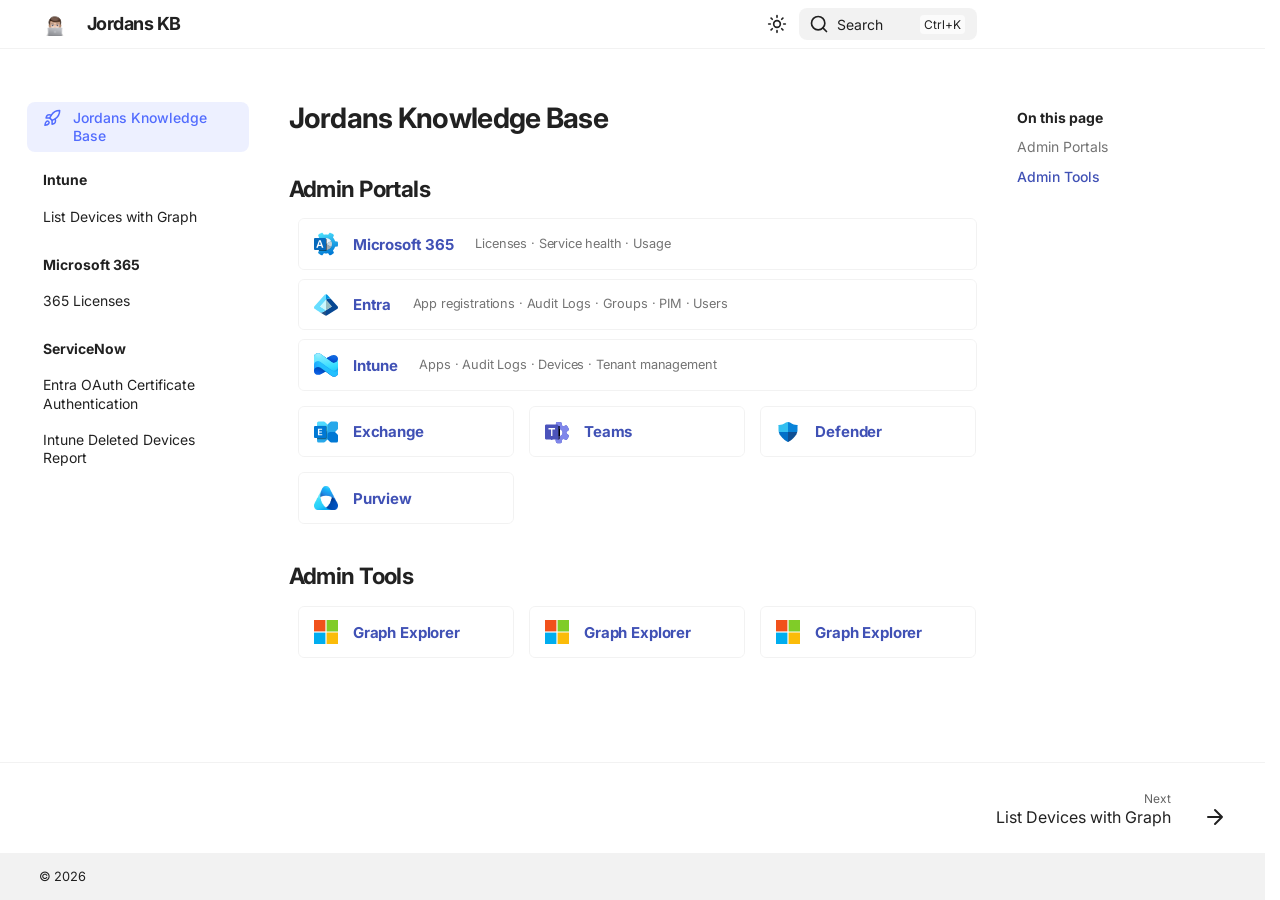
<file: site/index.html>
<!doctype html>
<html lang="en" class="no-js">
  <head>
    
      <meta charset="utf-8">
      <meta name="viewport" content="width=device-width,initial-scale=1">
      
        <meta name="description" content="My shared knowledge.">
      
      
        <meta name="author" content="Jordan">
      
      
      
      
        <link rel="next" href="./Intune/Graph-ListDevices/">
      
      
        
      
      
      <link rel="icon" href="./assets/favicon.svg">
      <meta name="generator" content="zensical-0.0.33">
    
    
      
        <title>Jordans Knowledge Base - Jordans KB</title>
      
    
    
      
        
      
      <link rel="stylesheet" href="./assets/stylesheets/modern/main.53a7feaf.min.css">
      
        
          
        
        <link rel="stylesheet" href="./assets/stylesheets/modern/palette.dfe2e883.min.css">
      
      


    
    
      
    
    
      
        
        
        <link rel="preconnect" href="https://fonts.gstatic.com" crossorigin>
        <link rel="stylesheet" href="https://fonts.googleapis.com/css?family=Inter:300,300i,400,400i,500,500i,700,700i%7CJetBrains+Mono:400,400i,700,700i&amp;display=fallback">
        <style>:root{--md-text-font:"Inter";--md-code-font:"JetBrains Mono"}</style>
      
    
    
      <link rel="stylesheet" href="./stylesheets/extra.css">
    
    <script>__md_scope=new URL(".",location),__md_hash=e=>[...e].reduce(((e,t)=>(e<<5)-e+t.charCodeAt(0)),0),__md_get=(e,t=localStorage,a=__md_scope)=>JSON.parse(t.getItem(a.pathname+"."+e)),__md_set=(e,t,a=localStorage,_=__md_scope)=>{try{a.setItem(_.pathname+"."+e,JSON.stringify(t))}catch(e){}},document.documentElement.setAttribute("data-platform",navigator.platform)</script>
    
      

    
    
  </head>
  
  
    
    
      
    
    
    
    
    <body dir="ltr" data-md-color-scheme="default" data-md-color-primary="indigo" data-md-color-accent="indigo">
  
    
    <input class="md-toggle" data-md-toggle="drawer" type="checkbox" id="__drawer" autocomplete="off">
    <input class="md-toggle" data-md-toggle="search" type="checkbox" id="__search" autocomplete="off">
    <label class="md-overlay" for="__drawer" aria-label="Navigation"></label>
    <div data-md-component="skip">
      
        
        <a href="#jordans-knowledge-base" class="md-skip">
          Skip to content
        </a>
      
    </div>
    <div data-md-component="announce">
      
    </div>
    
    
      

  

<header class="md-header md-header--shadow" data-md-component="header">
  <nav class="md-header__inner md-grid" aria-label="Header">
    <a href="" title="Jordans KB" class="md-header__button md-logo" aria-label="Jordans KB" data-md-component="logo">
      
  <img src="./assets/logo.svg" alt="Jordans KB">

    </a>
    <label class="md-header__button md-icon" for="__drawer" aria-label="Navigation">
      
      <svg xmlns="http://www.w3.org/2000/svg" fill="none" stroke="currentColor" stroke-linecap="round" stroke-linejoin="round" stroke-width="2" class="lucide lucide-menu" viewBox="0 0 24 24"><path d="M4 5h16M4 12h16M4 19h16"/></svg>
    </label>
    <div class="md-header__title" data-md-component="header-title">
      <div class="md-header__ellipsis">
        <div class="md-header__topic">
          <span class="md-ellipsis">
            Jordans KB
          </span>
        </div>
        <div class="md-header__topic" data-md-component="header-topic">
          <span class="md-ellipsis">
            
              Jordans Knowledge Base
            
          </span>
        </div>
      </div>
    </div>
    
      
        <form class="md-header__option" data-md-component="palette">
  
    
    
    
    <input class="md-option" data-md-color-media="none" data-md-color-scheme="default" data-md-color-primary="indigo" data-md-color-accent="indigo"  aria-label="Switch to dark mode"  type="radio" name="__palette" id="__palette_0">
    
      <label class="md-header__button md-icon" title="Switch to dark mode" for="__palette_1" hidden>
        <svg xmlns="http://www.w3.org/2000/svg" fill="none" stroke="currentColor" stroke-linecap="round" stroke-linejoin="round" stroke-width="2" class="lucide lucide-sun" viewBox="0 0 24 24"><circle cx="12" cy="12" r="4"/><path d="M12 2v2M12 20v2M4.93 4.93l1.41 1.41M17.66 17.66l1.41 1.41M2 12h2M20 12h2M6.34 17.66l-1.41 1.41M19.07 4.93l-1.41 1.41"/></svg>
      </label>
    
  
    
    
    
    <input class="md-option" data-md-color-media="none" data-md-color-scheme="slate" data-md-color-primary="indigo" data-md-color-accent="indigo"  aria-label="Switch to light mode"  type="radio" name="__palette" id="__palette_1">
    
      <label class="md-header__button md-icon" title="Switch to light mode" for="__palette_0" hidden>
        <svg xmlns="http://www.w3.org/2000/svg" fill="none" stroke="currentColor" stroke-linecap="round" stroke-linejoin="round" stroke-width="2" class="lucide lucide-moon" viewBox="0 0 24 24"><path d="M20.985 12.486a9 9 0 1 1-9.473-9.472c.405-.022.617.46.402.803a6 6 0 0 0 8.268 8.268c.344-.215.825-.004.803.401"/></svg>
      </label>
    
  
</form>
      
    
    
      <script>var palette=__md_get("__palette");if(palette&&palette.color){if("(prefers-color-scheme)"===palette.color.media){var media=matchMedia("(prefers-color-scheme: light)"),input=document.querySelector(media.matches?"[data-md-color-media='(prefers-color-scheme: light)']":"[data-md-color-media='(prefers-color-scheme: dark)']");palette.color.media=input.getAttribute("data-md-color-media"),palette.color.scheme=input.getAttribute("data-md-color-scheme"),palette.color.primary=input.getAttribute("data-md-color-primary"),palette.color.accent=input.getAttribute("data-md-color-accent")}for(var[key,value]of Object.entries(palette.color))document.body.setAttribute("data-md-color-"+key,value)}</script>
    
    
    
      
      
        <label class="md-header__button md-icon" for="__search" aria-label="Search">
          
          <svg xmlns="http://www.w3.org/2000/svg" fill="none" stroke="currentColor" stroke-linecap="round" stroke-linejoin="round" stroke-width="2" class="lucide lucide-search" viewBox="0 0 24 24"><path d="m21 21-4.34-4.34"/><circle cx="11" cy="11" r="8"/></svg>
        </label>
        <div class="md-search" data-md-component="search" role="dialog" aria-label="Search">
  <button type="button" class="md-search__button">
    Search
  </button>
</div>
      
    
    <div class="md-header__source">
      
    </div>
  </nav>
  
</header>
    
    <div class="md-container" data-md-component="container">
      
      
        
          
        
      
      <main class="md-main" data-md-component="main">
        <div class="md-main__inner md-grid">
          
            
              
              <div class="md-sidebar md-sidebar--primary" data-md-component="sidebar" data-md-type="navigation" >
                <div class="md-sidebar__scrollwrap">
                  <div class="md-sidebar__inner">
                    



<nav class="md-nav md-nav--primary" aria-label="Navigation" data-md-level="0">
  <label class="md-nav__title" for="__drawer">
    <a href="" title="Jordans KB" class="md-nav__button md-logo" aria-label="Jordans KB" data-md-component="logo">
      
  <img src="./assets/logo.svg" alt="Jordans KB">

    </a>
    Jordans KB
  </label>
  
  <ul class="md-nav__list" data-md-scrollfix>
    
      
      
  
  
    
  
  
  
    <li class="md-nav__item md-nav__item--active">
      
      
      
      
        
      
      
        <label class="md-nav__link md-nav__link--active" for="__toc">
          
  
  
    <svg xmlns="http://www.w3.org/2000/svg" fill="none" stroke="currentColor" stroke-linecap="round" stroke-linejoin="round" stroke-width="2" class="lucide lucide-rocket" viewBox="0 0 24 24"><path d="M12 15v5s3.03-.55 4-2c1.08-1.62 0-5 0-5M4.5 16.5c-1.5 1.26-2 5-2 5s3.74-.5 5-2c.71-.84.7-2.13-.09-2.91a2.18 2.18 0 0 0-2.91-.09"/><path d="M9 12a22 22 0 0 1 2-3.95A12.88 12.88 0 0 1 22 2c0 2.72-.78 7.5-6 11a22.4 22.4 0 0 1-4 2z"/><path d="M9 12H4s.55-3.03 2-4c1.62-1.08 5 .05 5 .05"/></svg>
  
  <span class="md-ellipsis">
    
  
    Jordans Knowledge Base
  

    
  </span>
  
  

          <span class="md-nav__icon md-icon"></span>
        </label>
      
      <a href="" class="md-nav__link md-nav__link--active">
        
  
  
    <svg xmlns="http://www.w3.org/2000/svg" fill="none" stroke="currentColor" stroke-linecap="round" stroke-linejoin="round" stroke-width="2" class="lucide lucide-rocket" viewBox="0 0 24 24"><path d="M12 15v5s3.03-.55 4-2c1.08-1.62 0-5 0-5M4.5 16.5c-1.5 1.26-2 5-2 5s3.74-.5 5-2c.71-.84.7-2.13-.09-2.91a2.18 2.18 0 0 0-2.91-.09"/><path d="M9 12a22 22 0 0 1 2-3.95A12.88 12.88 0 0 1 22 2c0 2.72-.78 7.5-6 11a22.4 22.4 0 0 1-4 2z"/><path d="M9 12H4s.55-3.03 2-4c1.62-1.08 5 .05 5 .05"/></svg>
  
  <span class="md-ellipsis">
    
  
    Jordans Knowledge Base
  

    
  </span>
  
  

      </a>
      
        


<nav class="md-nav md-nav--secondary" aria-label="On this page">
  
  
  
    
  
  
    <label class="md-nav__title" for="__toc">
      <span class="md-nav__icon md-icon"></span>
      On this page
    </label>
    <ul class="md-nav__list" data-md-component="toc" data-md-scrollfix>
      
        <li class="md-nav__item">
  <a href="#admin-portals" class="md-nav__link">
    <span class="md-ellipsis">
      
        Admin Portals
      
    </span>
  </a>
  
</li>
      
        <li class="md-nav__item">
  <a href="#admin-tools" class="md-nav__link">
    <span class="md-ellipsis">
      
        Admin Tools
      
    </span>
  </a>
  
</li>
      
    </ul>
  
</nav>
      
    </li>
  

    
      
      
  
  
  
  
    
    
      
        
      
    
    
    
      
        
        
      
    
    
    <li class="md-nav__item md-nav__item--section md-nav__item--nested">
      
        
        
        <input class="md-nav__toggle md-toggle " type="checkbox" id="__nav_2" >
        
          
          <label class="md-nav__link" for="__nav_2" id="__nav_2_label" tabindex="">
            
  
  
  <span class="md-ellipsis">
    
  
    Intune
  

    
  </span>
  
  

            <span class="md-nav__icon md-icon"></span>
          </label>
        
        <nav class="md-nav" data-md-level="1" aria-labelledby="__nav_2_label" aria-expanded="false">
          <label class="md-nav__title" for="__nav_2">
            <span class="md-nav__icon md-icon"></span>
            
  
    Intune
  

          </label>
          <ul class="md-nav__list" data-md-scrollfix>
            
              
                
  
  
  
  
    <li class="md-nav__item">
      <a href="./Intune/Graph-ListDevices/" class="md-nav__link">
        
  
  
  <span class="md-ellipsis">
    
  
    List Devices with Graph
  

    
  </span>
  
  

      </a>
    </li>
  

              
            
          </ul>
        </nav>
      
    </li>
  

    
      
      
  
  
  
  
    
    
      
        
      
    
    
    
      
        
        
      
    
    
    <li class="md-nav__item md-nav__item--section md-nav__item--nested">
      
        
        
        <input class="md-nav__toggle md-toggle " type="checkbox" id="__nav_3" >
        
          
          <label class="md-nav__link" for="__nav_3" id="__nav_3_label" tabindex="">
            
  
  
  <span class="md-ellipsis">
    
  
    Microsoft 365
  

    
  </span>
  
  

            <span class="md-nav__icon md-icon"></span>
          </label>
        
        <nav class="md-nav" data-md-level="1" aria-labelledby="__nav_3_label" aria-expanded="false">
          <label class="md-nav__title" for="__nav_3">
            <span class="md-nav__icon md-icon"></span>
            
  
    Microsoft 365
  

          </label>
          <ul class="md-nav__list" data-md-scrollfix>
            
              
                
  
  
  
  
    <li class="md-nav__item">
      <a href="./Microsoft%20365/Licensing/" class="md-nav__link">
        
  
  
  <span class="md-ellipsis">
    
  
    365 Licenses
  

    
  </span>
  
  

      </a>
    </li>
  

              
            
          </ul>
        </nav>
      
    </li>
  

    
      
      
  
  
  
  
    
    
      
        
      
        
      
    
    
    
      
        
        
      
    
    
    <li class="md-nav__item md-nav__item--section md-nav__item--nested">
      
        
        
        <input class="md-nav__toggle md-toggle " type="checkbox" id="__nav_4" >
        
          
          <label class="md-nav__link" for="__nav_4" id="__nav_4_label" tabindex="">
            
  
  
  <span class="md-ellipsis">
    
  
    ServiceNow
  

    
  </span>
  
  

            <span class="md-nav__icon md-icon"></span>
          </label>
        
        <nav class="md-nav" data-md-level="1" aria-labelledby="__nav_4_label" aria-expanded="false">
          <label class="md-nav__title" for="__nav_4">
            <span class="md-nav__icon md-icon"></span>
            
  
    ServiceNow
  

          </label>
          <ul class="md-nav__list" data-md-scrollfix>
            
              
                
  
  
  
  
    <li class="md-nav__item">
      <a href="./ServiceNow/APICertGuide/" class="md-nav__link">
        
  
  
  <span class="md-ellipsis">
    
  
    Entra OAuth Certificate Authentication
  

    
  </span>
  
  

      </a>
    </li>
  

              
            
              
                
  
  
  
  
    <li class="md-nav__item">
      <a href="./ServiceNow/SnowIntuneDeletions/" class="md-nav__link">
        
  
  
  <span class="md-ellipsis">
    
  
    Intune Deleted Devices Report
  

    
  </span>
  
  

      </a>
    </li>
  

              
            
          </ul>
        </nav>
      
    </li>
  

    
  </ul>
</nav>
                  </div>
                </div>
              </div>
            
            
              
              <div class="md-sidebar md-sidebar--secondary" data-md-component="sidebar" data-md-type="toc" >
                <div class="md-sidebar__scrollwrap">
                  
                    
                    
                    
                      
                    
                    
                      <input class="md-nav__toggle md-toggle" type="checkbox" id="__toc">
                      <div class="md-sidebar-button__wrapper">
                        <label class="md-sidebar-button" for="__toc"></label>
                      </div>
                    
                  
                  <div class="md-sidebar__inner">
                    


<nav class="md-nav md-nav--secondary" aria-label="On this page">
  
  
  
    
  
  
    <label class="md-nav__title" for="__toc">
      <span class="md-nav__icon md-icon"></span>
      On this page
    </label>
    <ul class="md-nav__list" data-md-component="toc" data-md-scrollfix>
      
        <li class="md-nav__item">
  <a href="#admin-portals" class="md-nav__link">
    <span class="md-ellipsis">
      
        Admin Portals
      
    </span>
  </a>
  
</li>
      
        <li class="md-nav__item">
  <a href="#admin-tools" class="md-nav__link">
    <span class="md-ellipsis">
      
        Admin Tools
      
    </span>
  </a>
  
</li>
      
    </ul>
  
</nav>
                  </div>
                </div>
              </div>
            
          
          
            <div class="md-content" data-md-component="content">
              
                



  


              
              <article class="md-content__inner md-typeset">
                
                  

<h1 id="jordans-knowledge-base">Jordans Knowledge Base<a class="headerlink" href="#jordans-knowledge-base" title="Permanent link">&para;</a></h1>
<h2 id="admin-portals">Admin Portals<a class="headerlink" href="#admin-portals" title="Permanent link">&para;</a></h2>
<div class="cards-single">
<ul>
<li><a href="https://admin.microsoft.com" target="_blank"><img src="assets/logos/m365-admin.svg"/></a><strong><a href="https://admin.microsoft.com" target="_blank">Microsoft 365</a></strong> <span class="sub"><a href="https://admin.microsoft.com/Adminportal/Home#/licenses" target="_blank">Licenses</a> · <a href="https://admin.microsoft.com/Adminportal/Home#/servicehealth" target="_blank">Service health</a> · <a href="https://admin.cloud.microsoft/?#/reportsUsage" target="_blank">Usage</a></span></li>
<li><a href="https://entra.microsoft.com" target="_blank"><img src="assets/logos/entra.svg"/></a><strong><a href="https://entra.microsoft.com" target="_blank">Entra</a></strong> <span class="sub"><a href="https://entra.microsoft.com/#view/Microsoft_AAD_IAM/ActiveDirectoryMenuBlade/~/RegisteredApps" target="_blank">App registrations</a> · <a href="https://entra.microsoft.com/#view/Microsoft_AAD_IAM/ActiveDirectoryMenuBlade/~/AuditLogs" target="_blank">Audit Logs</a> · <a href="https://entra.microsoft.com/#view/Microsoft_AAD_IAM/GroupsManagementMenuBlade/~/AllGroups" target="_blank">Groups</a> · <a href="https://entra.microsoft.com/#view/Microsoft_Azure_PIMCommon/CommonMenuBlade/~/quickStart" target="_blank">PIM</a> · <a href="https://entra.microsoft.com/#view/Microsoft_AAD_UsersAndTenants/UserManagementMenuBlade/~/AllUsers" target="_blank">Users</a></span></li>
<li><a href="https://intune.microsoft.com" target="_blank"><img src="assets/logos/intune.svg"/></a><strong><a href="https://intune.microsoft.com" target="_blank">Intune</a></strong> <span class="sub"><a href="https://intune.microsoft.com/#view/Microsoft_Intune_Apps/AppsMenu/~/overview" target="_blank">Apps</a> · <a href="https://intune.microsoft.com/#view/Microsoft_Intune_DeviceSettings/TenantAdminMenu/~/auditLogs" target="_blank">Audit Logs</a> · <a href="https://intune.microsoft.com/#view/Microsoft_Intune_DeviceSettings/DevicesMenu/~/overview" target="_blank">Devices</a> · <a href="https://intune.microsoft.com/#view/Microsoft_Intune_DeviceSettings/TenantAdminMenu/~/overview" target="_blank">Tenant management</a></span></li>
</ul>
</div>
<div class="cards-three">
<ul>
<li><a href="https://admin.exchange.microsoft.com" target="_blank"><img src="assets/logos/exchange.svg"/></a><strong><a href="https://admin.exchange.microsoft.com" target="_blank">Exchange</a></strong></li>
<li><a href="https://admin.teams.microsoft.com" target="_blank"><img src="assets/logos/teams.svg"/></a><strong><a href="https://admin.teams.microsoft.com" target="_blank">Teams</a></strong></li>
<li><a href="https://security.microsoft.com" target="_blank"><img src="assets/logos/defender.svg"/></a><strong><a href="https://security.microsoft.com" target="_blank">Defender</a></strong></li>
<li><a href="https://purview.microsoft.com" target="_blank"><img src="assets/logos/purview.png"/></a><strong><a href="https://purview.microsoft.com" target="_blank">Purview</a></strong></li>
</ul>
</div>
<h2 id="admin-tools">Admin Tools<a class="headerlink" href="#admin-tools" title="Permanent link">&para;</a></h2>
<div class="cards-three">
<ul>
<li><a href="https://developer.microsoft.com/en-us/graph/graph-explorer" target="_blank"><img src="assets/logos/Microsoft.svg"/></a><a href="https://developer.microsoft.com/en-us/graph/graph-explorer" target="_blank">Graph Explorer</a></li>
<li><a href="https://developer.microsoft.com/en-us/graph/graph-explorer" target="_blank"><img src="assets/logos/Microsoft.svg"/></a><a href="https://developer.microsoft.com/en-us/graph/graph-explorer" target="_blank">Graph Explorer</a></li>
<li><a href="https://developer.microsoft.com/en-us/graph/graph-explorer" target="_blank"><img src="assets/logos/Microsoft.svg"/></a><a href="https://developer.microsoft.com/en-us/graph/graph-explorer" target="_blank">Graph Explorer</a></li>
</ul>
</div>









  
  






                
              </article>
            </div>
          
          
  <script>var tabs=__md_get("__tabs");if(Array.isArray(tabs))e:for(var set of document.querySelectorAll(".tabbed-set")){var labels=set.querySelector(".tabbed-labels");for(var tab of tabs)for(var label of labels.getElementsByTagName("label"))if(label.innerText.trim()===tab){var input=document.getElementById(label.htmlFor);input.checked=!0;continue e}}</script>

<script>var target=document.getElementById(location.hash.slice(1));target&&target.name&&(target.checked=target.name.startsWith("__tabbed_"))</script>
        </div>
        
          <button type="button" class="md-top md-icon" data-md-component="top" hidden>
  
  <svg xmlns="http://www.w3.org/2000/svg" fill="none" stroke="currentColor" stroke-linecap="round" stroke-linejoin="round" stroke-width="2" class="lucide lucide-circle-arrow-up" viewBox="0 0 24 24"><circle cx="12" cy="12" r="10"/><path d="m16 12-4-4-4 4M12 16V8"/></svg>
  Back to top
</button>
        
      </main>
      
        <footer class="md-footer">
  
    
      
      <nav class="md-footer__inner md-grid" aria-label="Footer" >
        
        
          
          <a href="./Intune/Graph-ListDevices/" class="md-footer__link md-footer__link--next" aria-label="Next: List Devices with Graph">
            <div class="md-footer__title">
              <span class="md-footer__direction">
                Next
              </span>
              <div class="md-ellipsis">
                List Devices with Graph
              </div>
            </div>
            <div class="md-footer__button md-icon">
              
              <svg xmlns="http://www.w3.org/2000/svg" fill="none" stroke="currentColor" stroke-linecap="round" stroke-linejoin="round" stroke-width="2" class="lucide lucide-arrow-right" viewBox="0 0 24 24"><path d="M5 12h14M12 5l7 7-7 7"/></svg>
            </div>
          </a>
        
      </nav>
    
  
  <div class="md-footer-meta md-typeset">
    <div class="md-footer-meta__inner md-grid">
      <div class="md-copyright">
  
    <div class="md-copyright__highlight">
      &copy; 2026
    </div>
  
  
</div>
      
    </div>
  </div>
</footer>
      
    </div>
    <div class="md-dialog" data-md-component="dialog">
      <div class="md-dialog__inner md-typeset"></div>
    </div>
    
    
    
      
      
      <script id="__config" type="application/json">{"annotate":null,"base":".","features":["announce.dismiss","content.action.edit","content.action.view","content.code.annotate","content.code.copy","content.code.select","content.footnote.tooltips","content.tabs.link","content.tooltips","header.autohide","navigation.footer","navigation.indexes","navigation.instant","navigation.instant.prefetch","navigation.path","navigation.sections","navigation.top","navigation.tracking","search.highlight"],"search":"./assets/javascripts/workers/search.e2d2d235.min.js","tags":null,"translations":{"clipboard.copied":"Copied to clipboard","clipboard.copy":"Copy to clipboard","search.result.more.one":"1 more on this page","search.result.more.other":"# more on this page","search.result.none":"No matching documents","search.result.one":"1 matching document","search.result.other":"# matching documents","search.result.placeholder":"Type to start searching","search.result.term.missing":"Missing","select.version":"Select version"},"version":null}</script>
    
    
      <script src="./assets/javascripts/bundle.63456bd9.min.js"></script>
      
    
  </body>
</html>
</file>
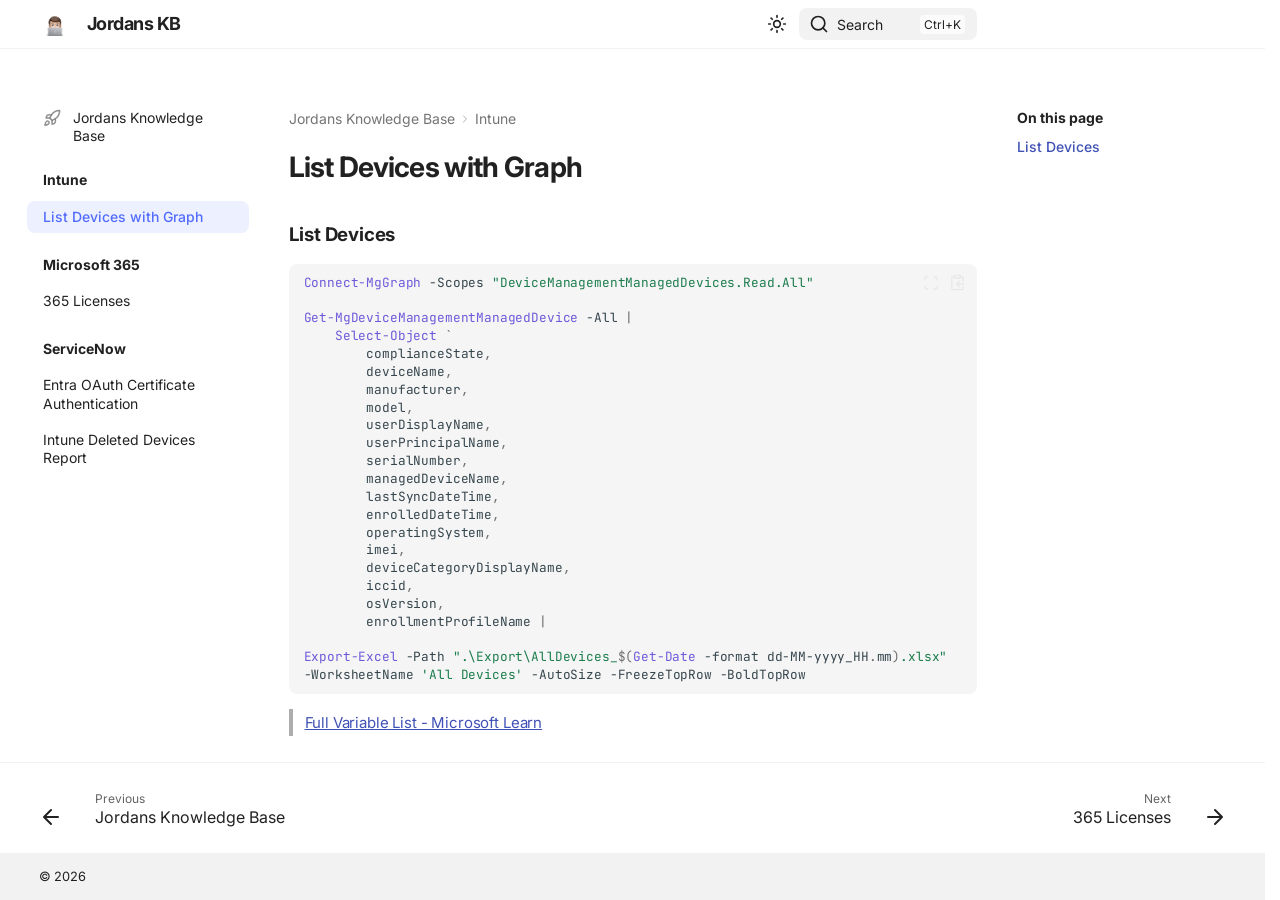
<file: site/Intune/Graph-ListDevices/index.html>
<!doctype html>
<html lang="en" class="no-js">
  <head>
    
      <meta charset="utf-8">
      <meta name="viewport" content="width=device-width,initial-scale=1">
      
        <meta name="description" content="My shared knowledge.">
      
      
        <meta name="author" content="Jordan">
      
      
      
        <link rel="prev" href="../..">
      
      
        <link rel="next" href="../../Microsoft%20365/Licensing/">
      
      
        
      
      
      <link rel="icon" href="../../assets/favicon.svg">
      <meta name="generator" content="zensical-0.0.33">
    
    
      
        <title>List Devices with Graph - Jordans KB</title>
      
    
    
      
        
      
      <link rel="stylesheet" href="../../assets/stylesheets/modern/main.53a7feaf.min.css">
      
        
          
        
        <link rel="stylesheet" href="../../assets/stylesheets/modern/palette.dfe2e883.min.css">
      
      


    
    
      
    
    
      
        
        
        <link rel="preconnect" href="https://fonts.gstatic.com" crossorigin>
        <link rel="stylesheet" href="https://fonts.googleapis.com/css?family=Inter:300,300i,400,400i,500,500i,700,700i%7CJetBrains+Mono:400,400i,700,700i&amp;display=fallback">
        <style>:root{--md-text-font:"Inter";--md-code-font:"JetBrains Mono"}</style>
      
    
    
      <link rel="stylesheet" href="../../stylesheets/extra.css">
    
    <script>__md_scope=new URL("../..",location),__md_hash=e=>[...e].reduce(((e,t)=>(e<<5)-e+t.charCodeAt(0)),0),__md_get=(e,t=localStorage,a=__md_scope)=>JSON.parse(t.getItem(a.pathname+"."+e)),__md_set=(e,t,a=localStorage,_=__md_scope)=>{try{a.setItem(_.pathname+"."+e,JSON.stringify(t))}catch(e){}},document.documentElement.setAttribute("data-platform",navigator.platform)</script>
    
      

    
    
  </head>
  
  
    
    
      
    
    
    
    
    <body dir="ltr" data-md-color-scheme="default" data-md-color-primary="indigo" data-md-color-accent="indigo">
  
    
    <input class="md-toggle" data-md-toggle="drawer" type="checkbox" id="__drawer" autocomplete="off">
    <input class="md-toggle" data-md-toggle="search" type="checkbox" id="__search" autocomplete="off">
    <label class="md-overlay" for="__drawer" aria-label="Navigation"></label>
    <div data-md-component="skip">
      
        
        <a href="#list-devices-with-graph" class="md-skip">
          Skip to content
        </a>
      
    </div>
    <div data-md-component="announce">
      
    </div>
    
    
      

  

<header class="md-header md-header--shadow" data-md-component="header">
  <nav class="md-header__inner md-grid" aria-label="Header">
    <a href="../.." title="Jordans KB" class="md-header__button md-logo" aria-label="Jordans KB" data-md-component="logo">
      
  <img src="../../assets/logo.svg" alt="Jordans KB">

    </a>
    <label class="md-header__button md-icon" for="__drawer" aria-label="Navigation">
      
      <svg xmlns="http://www.w3.org/2000/svg" fill="none" stroke="currentColor" stroke-linecap="round" stroke-linejoin="round" stroke-width="2" class="lucide lucide-menu" viewBox="0 0 24 24"><path d="M4 5h16M4 12h16M4 19h16"/></svg>
    </label>
    <div class="md-header__title" data-md-component="header-title">
      <div class="md-header__ellipsis">
        <div class="md-header__topic">
          <span class="md-ellipsis">
            Jordans KB
          </span>
        </div>
        <div class="md-header__topic" data-md-component="header-topic">
          <span class="md-ellipsis">
            
              List Devices with Graph
            
          </span>
        </div>
      </div>
    </div>
    
      
        <form class="md-header__option" data-md-component="palette">
  
    
    
    
    <input class="md-option" data-md-color-media="none" data-md-color-scheme="default" data-md-color-primary="indigo" data-md-color-accent="indigo"  aria-label="Switch to dark mode"  type="radio" name="__palette" id="__palette_0">
    
      <label class="md-header__button md-icon" title="Switch to dark mode" for="__palette_1" hidden>
        <svg xmlns="http://www.w3.org/2000/svg" fill="none" stroke="currentColor" stroke-linecap="round" stroke-linejoin="round" stroke-width="2" class="lucide lucide-sun" viewBox="0 0 24 24"><circle cx="12" cy="12" r="4"/><path d="M12 2v2M12 20v2M4.93 4.93l1.41 1.41M17.66 17.66l1.41 1.41M2 12h2M20 12h2M6.34 17.66l-1.41 1.41M19.07 4.93l-1.41 1.41"/></svg>
      </label>
    
  
    
    
    
    <input class="md-option" data-md-color-media="none" data-md-color-scheme="slate" data-md-color-primary="indigo" data-md-color-accent="indigo"  aria-label="Switch to light mode"  type="radio" name="__palette" id="__palette_1">
    
      <label class="md-header__button md-icon" title="Switch to light mode" for="__palette_0" hidden>
        <svg xmlns="http://www.w3.org/2000/svg" fill="none" stroke="currentColor" stroke-linecap="round" stroke-linejoin="round" stroke-width="2" class="lucide lucide-moon" viewBox="0 0 24 24"><path d="M20.985 12.486a9 9 0 1 1-9.473-9.472c.405-.022.617.46.402.803a6 6 0 0 0 8.268 8.268c.344-.215.825-.004.803.401"/></svg>
      </label>
    
  
</form>
      
    
    
      <script>var palette=__md_get("__palette");if(palette&&palette.color){if("(prefers-color-scheme)"===palette.color.media){var media=matchMedia("(prefers-color-scheme: light)"),input=document.querySelector(media.matches?"[data-md-color-media='(prefers-color-scheme: light)']":"[data-md-color-media='(prefers-color-scheme: dark)']");palette.color.media=input.getAttribute("data-md-color-media"),palette.color.scheme=input.getAttribute("data-md-color-scheme"),palette.color.primary=input.getAttribute("data-md-color-primary"),palette.color.accent=input.getAttribute("data-md-color-accent")}for(var[key,value]of Object.entries(palette.color))document.body.setAttribute("data-md-color-"+key,value)}</script>
    
    
    
      
      
        <label class="md-header__button md-icon" for="__search" aria-label="Search">
          
          <svg xmlns="http://www.w3.org/2000/svg" fill="none" stroke="currentColor" stroke-linecap="round" stroke-linejoin="round" stroke-width="2" class="lucide lucide-search" viewBox="0 0 24 24"><path d="m21 21-4.34-4.34"/><circle cx="11" cy="11" r="8"/></svg>
        </label>
        <div class="md-search" data-md-component="search" role="dialog" aria-label="Search">
  <button type="button" class="md-search__button">
    Search
  </button>
</div>
      
    
    <div class="md-header__source">
      
    </div>
  </nav>
  
</header>
    
    <div class="md-container" data-md-component="container">
      
      
        
          
        
      
      <main class="md-main" data-md-component="main">
        <div class="md-main__inner md-grid">
          
            
              
              <div class="md-sidebar md-sidebar--primary" data-md-component="sidebar" data-md-type="navigation" >
                <div class="md-sidebar__scrollwrap">
                  <div class="md-sidebar__inner">
                    



<nav class="md-nav md-nav--primary" aria-label="Navigation" data-md-level="0">
  <label class="md-nav__title" for="__drawer">
    <a href="../.." title="Jordans KB" class="md-nav__button md-logo" aria-label="Jordans KB" data-md-component="logo">
      
  <img src="../../assets/logo.svg" alt="Jordans KB">

    </a>
    Jordans KB
  </label>
  
  <ul class="md-nav__list" data-md-scrollfix>
    
      
      
  
  
  
  
    <li class="md-nav__item">
      <a href="../.." class="md-nav__link">
        
  
  
    <svg xmlns="http://www.w3.org/2000/svg" fill="none" stroke="currentColor" stroke-linecap="round" stroke-linejoin="round" stroke-width="2" class="lucide lucide-rocket" viewBox="0 0 24 24"><path d="M12 15v5s3.03-.55 4-2c1.08-1.62 0-5 0-5M4.5 16.5c-1.5 1.26-2 5-2 5s3.74-.5 5-2c.71-.84.7-2.13-.09-2.91a2.18 2.18 0 0 0-2.91-.09"/><path d="M9 12a22 22 0 0 1 2-3.95A12.88 12.88 0 0 1 22 2c0 2.72-.78 7.5-6 11a22.4 22.4 0 0 1-4 2z"/><path d="M9 12H4s.55-3.03 2-4c1.62-1.08 5 .05 5 .05"/></svg>
  
  <span class="md-ellipsis">
    
  
    Jordans Knowledge Base
  

    
  </span>
  
  

      </a>
    </li>
  

    
      
      
  
  
    
  
  
  
    
    
      
        
      
    
    
    
      
        
        
      
    
    
    <li class="md-nav__item md-nav__item--active md-nav__item--section md-nav__item--nested">
      
        
        
        <input class="md-nav__toggle md-toggle " type="checkbox" id="__nav_2" checked>
        
          
          <label class="md-nav__link" for="__nav_2" id="__nav_2_label" tabindex="">
            
  
  
  <span class="md-ellipsis">
    
  
    Intune
  

    
  </span>
  
  

            <span class="md-nav__icon md-icon"></span>
          </label>
        
        <nav class="md-nav" data-md-level="1" aria-labelledby="__nav_2_label" aria-expanded="true">
          <label class="md-nav__title" for="__nav_2">
            <span class="md-nav__icon md-icon"></span>
            
  
    Intune
  

          </label>
          <ul class="md-nav__list" data-md-scrollfix>
            
              
                
  
  
    
  
  
  
    <li class="md-nav__item md-nav__item--active">
      
      
      
      
        
      
      
        <label class="md-nav__link md-nav__link--active" for="__toc">
          
  
  
  <span class="md-ellipsis">
    
  
    List Devices with Graph
  

    
  </span>
  
  

          <span class="md-nav__icon md-icon"></span>
        </label>
      
      <a href="././" class="md-nav__link md-nav__link--active">
        
  
  
  <span class="md-ellipsis">
    
  
    List Devices with Graph
  

    
  </span>
  
  

      </a>
      
        


<nav class="md-nav md-nav--secondary" aria-label="On this page">
  
  
  
    
  
  
    <label class="md-nav__title" for="__toc">
      <span class="md-nav__icon md-icon"></span>
      On this page
    </label>
    <ul class="md-nav__list" data-md-component="toc" data-md-scrollfix>
      
        <li class="md-nav__item">
  <a href="#list-devices" class="md-nav__link">
    <span class="md-ellipsis">
      
        List Devices
      
    </span>
  </a>
  
</li>
      
    </ul>
  
</nav>
      
    </li>
  

              
            
          </ul>
        </nav>
      
    </li>
  

    
      
      
  
  
  
  
    
    
      
        
      
    
    
    
      
        
        
      
    
    
    <li class="md-nav__item md-nav__item--section md-nav__item--nested">
      
        
        
        <input class="md-nav__toggle md-toggle " type="checkbox" id="__nav_3" >
        
          
          <label class="md-nav__link" for="__nav_3" id="__nav_3_label" tabindex="">
            
  
  
  <span class="md-ellipsis">
    
  
    Microsoft 365
  

    
  </span>
  
  

            <span class="md-nav__icon md-icon"></span>
          </label>
        
        <nav class="md-nav" data-md-level="1" aria-labelledby="__nav_3_label" aria-expanded="false">
          <label class="md-nav__title" for="__nav_3">
            <span class="md-nav__icon md-icon"></span>
            
  
    Microsoft 365
  

          </label>
          <ul class="md-nav__list" data-md-scrollfix>
            
              
                
  
  
  
  
    <li class="md-nav__item">
      <a href="../../Microsoft%20365/Licensing/" class="md-nav__link">
        
  
  
  <span class="md-ellipsis">
    
  
    365 Licenses
  

    
  </span>
  
  

      </a>
    </li>
  

              
            
          </ul>
        </nav>
      
    </li>
  

    
      
      
  
  
  
  
    
    
      
        
      
        
      
    
    
    
      
        
        
      
    
    
    <li class="md-nav__item md-nav__item--section md-nav__item--nested">
      
        
        
        <input class="md-nav__toggle md-toggle " type="checkbox" id="__nav_4" >
        
          
          <label class="md-nav__link" for="__nav_4" id="__nav_4_label" tabindex="">
            
  
  
  <span class="md-ellipsis">
    
  
    ServiceNow
  

    
  </span>
  
  

            <span class="md-nav__icon md-icon"></span>
          </label>
        
        <nav class="md-nav" data-md-level="1" aria-labelledby="__nav_4_label" aria-expanded="false">
          <label class="md-nav__title" for="__nav_4">
            <span class="md-nav__icon md-icon"></span>
            
  
    ServiceNow
  

          </label>
          <ul class="md-nav__list" data-md-scrollfix>
            
              
                
  
  
  
  
    <li class="md-nav__item">
      <a href="../../ServiceNow/APICertGuide/" class="md-nav__link">
        
  
  
  <span class="md-ellipsis">
    
  
    Entra OAuth Certificate Authentication
  

    
  </span>
  
  

      </a>
    </li>
  

              
            
              
                
  
  
  
  
    <li class="md-nav__item">
      <a href="../../ServiceNow/SnowIntuneDeletions/" class="md-nav__link">
        
  
  
  <span class="md-ellipsis">
    
  
    Intune Deleted Devices Report
  

    
  </span>
  
  

      </a>
    </li>
  

              
            
          </ul>
        </nav>
      
    </li>
  

    
  </ul>
</nav>
                  </div>
                </div>
              </div>
            
            
              
              <div class="md-sidebar md-sidebar--secondary" data-md-component="sidebar" data-md-type="toc" >
                <div class="md-sidebar__scrollwrap">
                  
                    
                    
                    
                      
                    
                    
                      <input class="md-nav__toggle md-toggle" type="checkbox" id="__toc">
                      <div class="md-sidebar-button__wrapper">
                        <label class="md-sidebar-button" for="__toc"></label>
                      </div>
                    
                  
                  <div class="md-sidebar__inner">
                    


<nav class="md-nav md-nav--secondary" aria-label="On this page">
  
  
  
    
  
  
    <label class="md-nav__title" for="__toc">
      <span class="md-nav__icon md-icon"></span>
      On this page
    </label>
    <ul class="md-nav__list" data-md-component="toc" data-md-scrollfix>
      
        <li class="md-nav__item">
  <a href="#list-devices" class="md-nav__link">
    <span class="md-ellipsis">
      
        List Devices
      
    </span>
  </a>
  
</li>
      
    </ul>
  
</nav>
                  </div>
                </div>
              </div>
            
          
          
            <div class="md-content" data-md-component="content">
              
                



  


  <nav class="md-path" aria-label="Navigation" >
    <ol class="md-path__list">
      
        
  
  
    <li class="md-path__item">
      <a href="../.." class="md-path__link">
        
  <span class="md-ellipsis">
    Jordans Knowledge Base
  </span>

      </a>
    </li>
  

      
      
        
  
  
    
    
      <li class="md-path__item">
        <a href="././" class="md-path__link">
          
  <span class="md-ellipsis">
    Intune
  </span>

        </a>
      </li>
    
  

      
    </ol>
  </nav>

              
              <article class="md-content__inner md-typeset">
                
                  

<h1 id="list-devices-with-graph">List Devices with Graph<a class="headerlink" href="#list-devices-with-graph" title="Permanent link">&para;</a></h1>
<h3 id="list-devices">List Devices<a class="headerlink" href="#list-devices" title="Permanent link">&para;</a></h3>
<div class="language-powershell highlight"><pre><span></span><code><span id="__span-0-1"><a id="__codelineno-0-1" name="__codelineno-0-1" href="#__codelineno-0-1"></a><span class="nb">Connect-MgGraph</span> <span class="n">-Scopes</span> <span class="s2">&quot;DeviceManagementManagedDevices.Read.All&quot;</span>
</span><span id="__span-0-2"><a id="__codelineno-0-2" name="__codelineno-0-2" href="#__codelineno-0-2"></a>
</span><span id="__span-0-3"><a id="__codelineno-0-3" name="__codelineno-0-3" href="#__codelineno-0-3"></a><span class="nb">Get-MgDeviceManagementManagedDevice</span> <span class="n">-All</span> <span class="p">|</span>
</span><span id="__span-0-4"><a id="__codelineno-0-4" name="__codelineno-0-4" href="#__codelineno-0-4"></a>    <span class="nb">Select-Object</span> <span class="p">`</span>
</span><span id="__span-0-5"><a id="__codelineno-0-5" name="__codelineno-0-5" href="#__codelineno-0-5"></a>        <span class="n">complianceState</span><span class="p">,</span>
</span><span id="__span-0-6"><a id="__codelineno-0-6" name="__codelineno-0-6" href="#__codelineno-0-6"></a>        <span class="n">deviceName</span><span class="p">,</span>
</span><span id="__span-0-7"><a id="__codelineno-0-7" name="__codelineno-0-7" href="#__codelineno-0-7"></a>        <span class="n">manufacturer</span><span class="p">,</span>
</span><span id="__span-0-8"><a id="__codelineno-0-8" name="__codelineno-0-8" href="#__codelineno-0-8"></a>        <span class="n">model</span><span class="p">,</span>
</span><span id="__span-0-9"><a id="__codelineno-0-9" name="__codelineno-0-9" href="#__codelineno-0-9"></a>        <span class="n">userDisplayName</span><span class="p">,</span>
</span><span id="__span-0-10"><a id="__codelineno-0-10" name="__codelineno-0-10" href="#__codelineno-0-10"></a>        <span class="n">userPrincipalName</span><span class="p">,</span>
</span><span id="__span-0-11"><a id="__codelineno-0-11" name="__codelineno-0-11" href="#__codelineno-0-11"></a>        <span class="n">serialNumber</span><span class="p">,</span>
</span><span id="__span-0-12"><a id="__codelineno-0-12" name="__codelineno-0-12" href="#__codelineno-0-12"></a>        <span class="n">managedDeviceName</span><span class="p">,</span>
</span><span id="__span-0-13"><a id="__codelineno-0-13" name="__codelineno-0-13" href="#__codelineno-0-13"></a>        <span class="n">lastSyncDateTime</span><span class="p">,</span>
</span><span id="__span-0-14"><a id="__codelineno-0-14" name="__codelineno-0-14" href="#__codelineno-0-14"></a>        <span class="n">enrolledDateTime</span><span class="p">,</span>
</span><span id="__span-0-15"><a id="__codelineno-0-15" name="__codelineno-0-15" href="#__codelineno-0-15"></a>        <span class="n">operatingSystem</span><span class="p">,</span>
</span><span id="__span-0-16"><a id="__codelineno-0-16" name="__codelineno-0-16" href="#__codelineno-0-16"></a>        <span class="n">imei</span><span class="p">,</span>
</span><span id="__span-0-17"><a id="__codelineno-0-17" name="__codelineno-0-17" href="#__codelineno-0-17"></a>        <span class="n">deviceCategoryDisplayName</span><span class="p">,</span>
</span><span id="__span-0-18"><a id="__codelineno-0-18" name="__codelineno-0-18" href="#__codelineno-0-18"></a>        <span class="n">iccid</span><span class="p">,</span>
</span><span id="__span-0-19"><a id="__codelineno-0-19" name="__codelineno-0-19" href="#__codelineno-0-19"></a>        <span class="n">osVersion</span><span class="p">,</span>
</span><span id="__span-0-20"><a id="__codelineno-0-20" name="__codelineno-0-20" href="#__codelineno-0-20"></a>        <span class="n">enrollmentProfileName</span> <span class="p">|</span>
</span><span id="__span-0-21"><a id="__codelineno-0-21" name="__codelineno-0-21" href="#__codelineno-0-21"></a>
</span><span id="__span-0-22"><a id="__codelineno-0-22" name="__codelineno-0-22" href="#__codelineno-0-22"></a><span class="nb">Export-Excel</span> <span class="n">-Path</span> <span class="s2">&quot;.\Export\AllDevices_</span><span class="p">$(</span><span class="nb">Get-Date</span> <span class="n">-format</span> <span class="n">dd-MM-yyyy_HH</span><span class="p">.</span><span class="n">mm</span><span class="p">)</span><span class="s2">.xlsx&quot;</span>
</span><span id="__span-0-23"><a id="__codelineno-0-23" name="__codelineno-0-23" href="#__codelineno-0-23"></a><span class="n">-WorksheetName</span> <span class="s1">&#39;All Devices&#39;</span> <span class="n">-AutoSize</span> <span class="n">-FreezeTopRow</span> <span class="n">-BoldTopRow</span>
</span></code></pre></div>
<blockquote>
<p><a href="https://learn.microsoft.com/en-us/graph/api/resources/intune-devices-manageddevice?view=graph-rest-1.0">Full Variable List - Microsoft Learn</a></p>
</blockquote>














                
              </article>
            </div>
          
          
  <script>var tabs=__md_get("__tabs");if(Array.isArray(tabs))e:for(var set of document.querySelectorAll(".tabbed-set")){var labels=set.querySelector(".tabbed-labels");for(var tab of tabs)for(var label of labels.getElementsByTagName("label"))if(label.innerText.trim()===tab){var input=document.getElementById(label.htmlFor);input.checked=!0;continue e}}</script>

<script>var target=document.getElementById(location.hash.slice(1));target&&target.name&&(target.checked=target.name.startsWith("__tabbed_"))</script>
        </div>
        
          <button type="button" class="md-top md-icon" data-md-component="top" hidden>
  
  <svg xmlns="http://www.w3.org/2000/svg" fill="none" stroke="currentColor" stroke-linecap="round" stroke-linejoin="round" stroke-width="2" class="lucide lucide-circle-arrow-up" viewBox="0 0 24 24"><circle cx="12" cy="12" r="10"/><path d="m16 12-4-4-4 4M12 16V8"/></svg>
  Back to top
</button>
        
      </main>
      
        <footer class="md-footer">
  
    
      
      <nav class="md-footer__inner md-grid" aria-label="Footer" >
        
          
          <a href="../.." class="md-footer__link md-footer__link--prev" aria-label="Previous: Jordans Knowledge Base">
            <div class="md-footer__button md-icon">
              
              <svg xmlns="http://www.w3.org/2000/svg" fill="none" stroke="currentColor" stroke-linecap="round" stroke-linejoin="round" stroke-width="2" class="lucide lucide-arrow-left" viewBox="0 0 24 24"><path d="m12 19-7-7 7-7M19 12H5"/></svg>
            </div>
            <div class="md-footer__title">
              <span class="md-footer__direction">
                Previous
              </span>
              <div class="md-ellipsis">
                Jordans Knowledge Base
              </div>
            </div>
          </a>
        
        
          
          <a href="../../Microsoft%20365/Licensing/" class="md-footer__link md-footer__link--next" aria-label="Next: 365 Licenses">
            <div class="md-footer__title">
              <span class="md-footer__direction">
                Next
              </span>
              <div class="md-ellipsis">
                365 Licenses
              </div>
            </div>
            <div class="md-footer__button md-icon">
              
              <svg xmlns="http://www.w3.org/2000/svg" fill="none" stroke="currentColor" stroke-linecap="round" stroke-linejoin="round" stroke-width="2" class="lucide lucide-arrow-right" viewBox="0 0 24 24"><path d="M5 12h14M12 5l7 7-7 7"/></svg>
            </div>
          </a>
        
      </nav>
    
  
  <div class="md-footer-meta md-typeset">
    <div class="md-footer-meta__inner md-grid">
      <div class="md-copyright">
  
    <div class="md-copyright__highlight">
      &copy; 2026
    </div>
  
  
</div>
      
    </div>
  </div>
</footer>
      
    </div>
    <div class="md-dialog" data-md-component="dialog">
      <div class="md-dialog__inner md-typeset"></div>
    </div>
    
    
    
      
      
      <script id="__config" type="application/json">{"annotate":null,"base":"../..","features":["announce.dismiss","content.action.edit","content.action.view","content.code.annotate","content.code.copy","content.code.select","content.footnote.tooltips","content.tabs.link","content.tooltips","header.autohide","navigation.footer","navigation.indexes","navigation.instant","navigation.instant.prefetch","navigation.path","navigation.sections","navigation.top","navigation.tracking","search.highlight"],"search":"../../assets/javascripts/workers/search.e2d2d235.min.js","tags":null,"translations":{"clipboard.copied":"Copied to clipboard","clipboard.copy":"Copy to clipboard","search.result.more.one":"1 more on this page","search.result.more.other":"# more on this page","search.result.none":"No matching documents","search.result.one":"1 matching document","search.result.other":"# matching documents","search.result.placeholder":"Type to start searching","search.result.term.missing":"Missing","select.version":"Select version"},"version":null}</script>
    
    
      <script src="../../assets/javascripts/bundle.63456bd9.min.js"></script>
      
    
  </body>
</html>
</file>
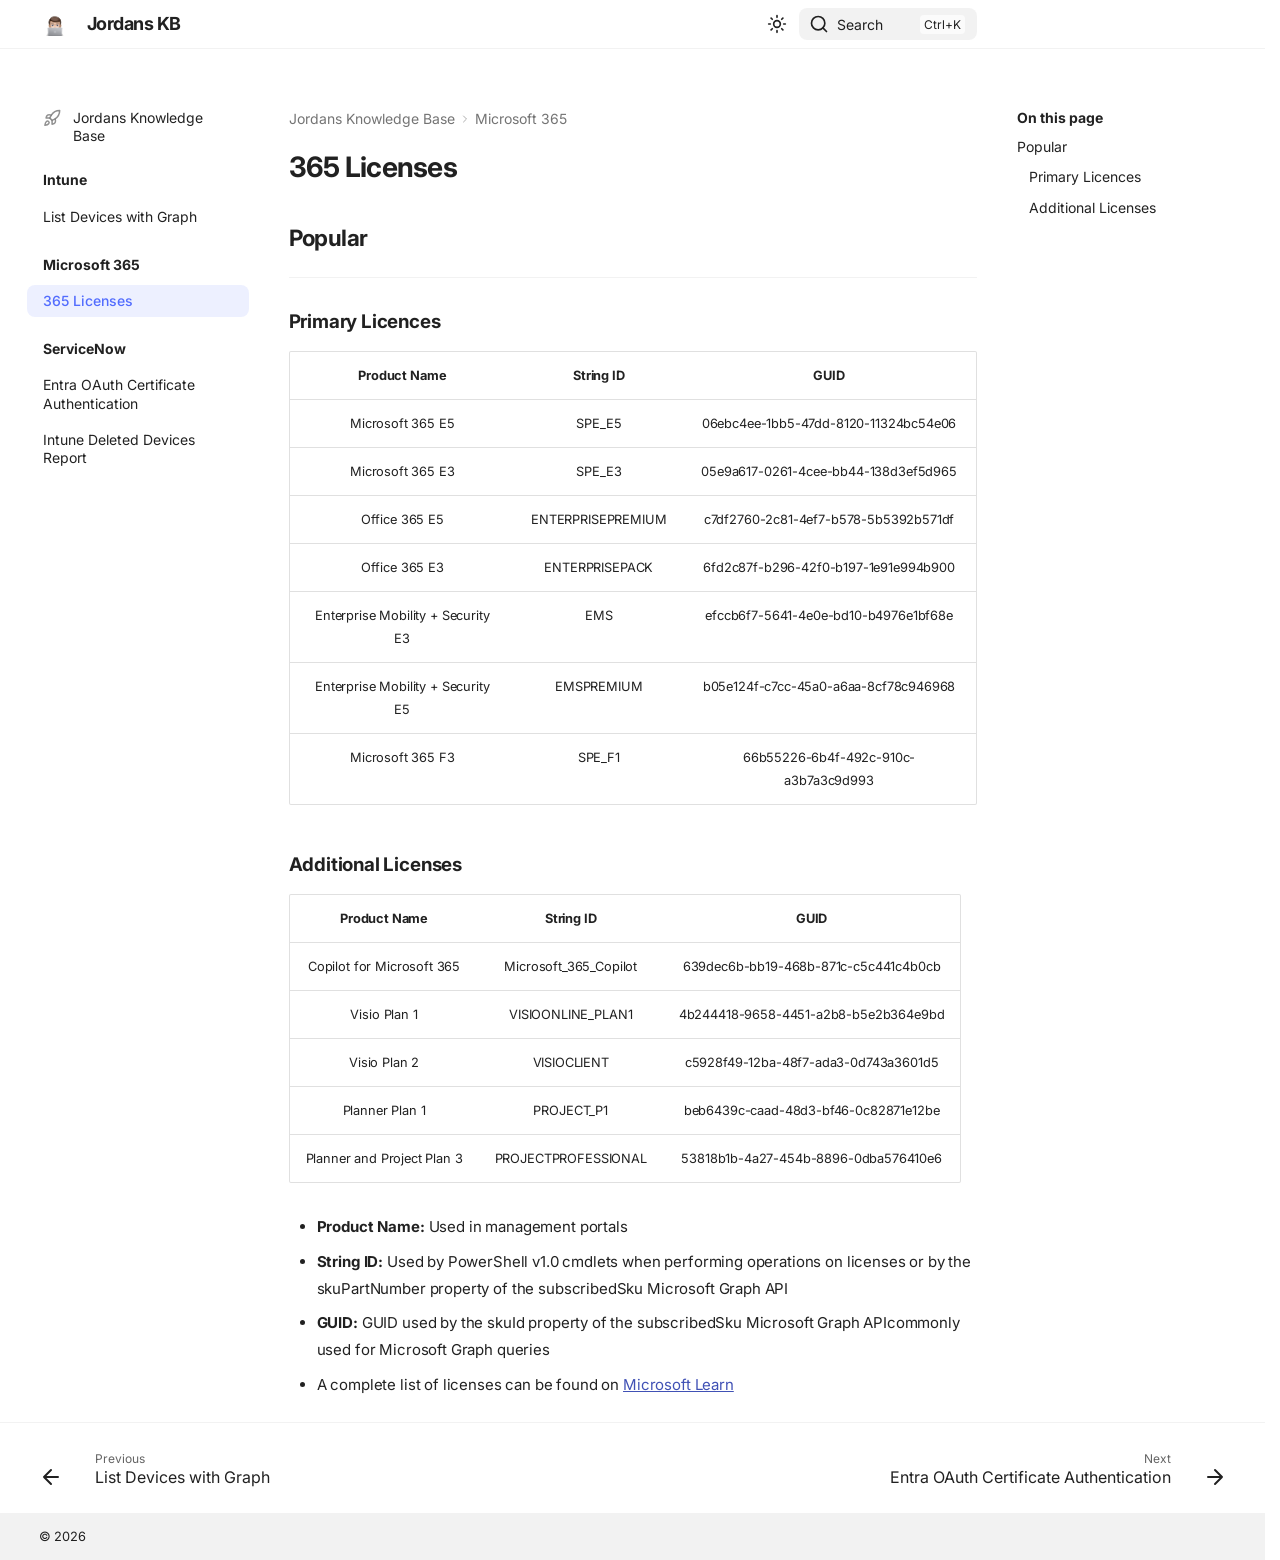
<file: site/Microsoft 365/Licensing/index.html>
<!doctype html>
<html lang="en" class="no-js">
  <head>
    
      <meta charset="utf-8">
      <meta name="viewport" content="width=device-width,initial-scale=1">
      
        <meta name="description" content="My shared knowledge.">
      
      
        <meta name="author" content="Jordan">
      
      
      
        <link rel="prev" href="../../Intune/Graph-ListDevices/">
      
      
        <link rel="next" href="../../ServiceNow/APICertGuide/">
      
      
        
      
      
      <link rel="icon" href="../../assets/favicon.svg">
      <meta name="generator" content="zensical-0.0.33">
    
    
      
        <title>365 Licenses - Jordans KB</title>
      
    
    
      
        
      
      <link rel="stylesheet" href="../../assets/stylesheets/modern/main.53a7feaf.min.css">
      
        
          
        
        <link rel="stylesheet" href="../../assets/stylesheets/modern/palette.dfe2e883.min.css">
      
      


    
    
      
    
    
      
        
        
        <link rel="preconnect" href="https://fonts.gstatic.com" crossorigin>
        <link rel="stylesheet" href="https://fonts.googleapis.com/css?family=Inter:300,300i,400,400i,500,500i,700,700i%7CJetBrains+Mono:400,400i,700,700i&amp;display=fallback">
        <style>:root{--md-text-font:"Inter";--md-code-font:"JetBrains Mono"}</style>
      
    
    
      <link rel="stylesheet" href="../../stylesheets/extra.css">
    
    <script>__md_scope=new URL("../..",location),__md_hash=e=>[...e].reduce(((e,t)=>(e<<5)-e+t.charCodeAt(0)),0),__md_get=(e,t=localStorage,a=__md_scope)=>JSON.parse(t.getItem(a.pathname+"."+e)),__md_set=(e,t,a=localStorage,_=__md_scope)=>{try{a.setItem(_.pathname+"."+e,JSON.stringify(t))}catch(e){}},document.documentElement.setAttribute("data-platform",navigator.platform)</script>
    
      

    
    
  </head>
  
  
    
    
      
    
    
    
    
    <body dir="ltr" data-md-color-scheme="default" data-md-color-primary="indigo" data-md-color-accent="indigo">
  
    
    <input class="md-toggle" data-md-toggle="drawer" type="checkbox" id="__drawer" autocomplete="off">
    <input class="md-toggle" data-md-toggle="search" type="checkbox" id="__search" autocomplete="off">
    <label class="md-overlay" for="__drawer" aria-label="Navigation"></label>
    <div data-md-component="skip">
      
        
        <a href="#365-licenses" class="md-skip">
          Skip to content
        </a>
      
    </div>
    <div data-md-component="announce">
      
    </div>
    
    
      

  

<header class="md-header md-header--shadow" data-md-component="header">
  <nav class="md-header__inner md-grid" aria-label="Header">
    <a href="../.." title="Jordans KB" class="md-header__button md-logo" aria-label="Jordans KB" data-md-component="logo">
      
  <img src="../../assets/logo.svg" alt="Jordans KB">

    </a>
    <label class="md-header__button md-icon" for="__drawer" aria-label="Navigation">
      
      <svg xmlns="http://www.w3.org/2000/svg" fill="none" stroke="currentColor" stroke-linecap="round" stroke-linejoin="round" stroke-width="2" class="lucide lucide-menu" viewBox="0 0 24 24"><path d="M4 5h16M4 12h16M4 19h16"/></svg>
    </label>
    <div class="md-header__title" data-md-component="header-title">
      <div class="md-header__ellipsis">
        <div class="md-header__topic">
          <span class="md-ellipsis">
            Jordans KB
          </span>
        </div>
        <div class="md-header__topic" data-md-component="header-topic">
          <span class="md-ellipsis">
            
              365 Licenses
            
          </span>
        </div>
      </div>
    </div>
    
      
        <form class="md-header__option" data-md-component="palette">
  
    
    
    
    <input class="md-option" data-md-color-media="none" data-md-color-scheme="default" data-md-color-primary="indigo" data-md-color-accent="indigo"  aria-label="Switch to dark mode"  type="radio" name="__palette" id="__palette_0">
    
      <label class="md-header__button md-icon" title="Switch to dark mode" for="__palette_1" hidden>
        <svg xmlns="http://www.w3.org/2000/svg" fill="none" stroke="currentColor" stroke-linecap="round" stroke-linejoin="round" stroke-width="2" class="lucide lucide-sun" viewBox="0 0 24 24"><circle cx="12" cy="12" r="4"/><path d="M12 2v2M12 20v2M4.93 4.93l1.41 1.41M17.66 17.66l1.41 1.41M2 12h2M20 12h2M6.34 17.66l-1.41 1.41M19.07 4.93l-1.41 1.41"/></svg>
      </label>
    
  
    
    
    
    <input class="md-option" data-md-color-media="none" data-md-color-scheme="slate" data-md-color-primary="indigo" data-md-color-accent="indigo"  aria-label="Switch to light mode"  type="radio" name="__palette" id="__palette_1">
    
      <label class="md-header__button md-icon" title="Switch to light mode" for="__palette_0" hidden>
        <svg xmlns="http://www.w3.org/2000/svg" fill="none" stroke="currentColor" stroke-linecap="round" stroke-linejoin="round" stroke-width="2" class="lucide lucide-moon" viewBox="0 0 24 24"><path d="M20.985 12.486a9 9 0 1 1-9.473-9.472c.405-.022.617.46.402.803a6 6 0 0 0 8.268 8.268c.344-.215.825-.004.803.401"/></svg>
      </label>
    
  
</form>
      
    
    
      <script>var palette=__md_get("__palette");if(palette&&palette.color){if("(prefers-color-scheme)"===palette.color.media){var media=matchMedia("(prefers-color-scheme: light)"),input=document.querySelector(media.matches?"[data-md-color-media='(prefers-color-scheme: light)']":"[data-md-color-media='(prefers-color-scheme: dark)']");palette.color.media=input.getAttribute("data-md-color-media"),palette.color.scheme=input.getAttribute("data-md-color-scheme"),palette.color.primary=input.getAttribute("data-md-color-primary"),palette.color.accent=input.getAttribute("data-md-color-accent")}for(var[key,value]of Object.entries(palette.color))document.body.setAttribute("data-md-color-"+key,value)}</script>
    
    
    
      
      
        <label class="md-header__button md-icon" for="__search" aria-label="Search">
          
          <svg xmlns="http://www.w3.org/2000/svg" fill="none" stroke="currentColor" stroke-linecap="round" stroke-linejoin="round" stroke-width="2" class="lucide lucide-search" viewBox="0 0 24 24"><path d="m21 21-4.34-4.34"/><circle cx="11" cy="11" r="8"/></svg>
        </label>
        <div class="md-search" data-md-component="search" role="dialog" aria-label="Search">
  <button type="button" class="md-search__button">
    Search
  </button>
</div>
      
    
    <div class="md-header__source">
      
    </div>
  </nav>
  
</header>
    
    <div class="md-container" data-md-component="container">
      
      
        
          
        
      
      <main class="md-main" data-md-component="main">
        <div class="md-main__inner md-grid">
          
            
              
              <div class="md-sidebar md-sidebar--primary" data-md-component="sidebar" data-md-type="navigation" >
                <div class="md-sidebar__scrollwrap">
                  <div class="md-sidebar__inner">
                    



<nav class="md-nav md-nav--primary" aria-label="Navigation" data-md-level="0">
  <label class="md-nav__title" for="__drawer">
    <a href="../.." title="Jordans KB" class="md-nav__button md-logo" aria-label="Jordans KB" data-md-component="logo">
      
  <img src="../../assets/logo.svg" alt="Jordans KB">

    </a>
    Jordans KB
  </label>
  
  <ul class="md-nav__list" data-md-scrollfix>
    
      
      
  
  
  
  
    <li class="md-nav__item">
      <a href="../.." class="md-nav__link">
        
  
  
    <svg xmlns="http://www.w3.org/2000/svg" fill="none" stroke="currentColor" stroke-linecap="round" stroke-linejoin="round" stroke-width="2" class="lucide lucide-rocket" viewBox="0 0 24 24"><path d="M12 15v5s3.03-.55 4-2c1.08-1.62 0-5 0-5M4.5 16.5c-1.5 1.26-2 5-2 5s3.74-.5 5-2c.71-.84.7-2.13-.09-2.91a2.18 2.18 0 0 0-2.91-.09"/><path d="M9 12a22 22 0 0 1 2-3.95A12.88 12.88 0 0 1 22 2c0 2.72-.78 7.5-6 11a22.4 22.4 0 0 1-4 2z"/><path d="M9 12H4s.55-3.03 2-4c1.62-1.08 5 .05 5 .05"/></svg>
  
  <span class="md-ellipsis">
    
  
    Jordans Knowledge Base
  

    
  </span>
  
  

      </a>
    </li>
  

    
      
      
  
  
  
  
    
    
      
        
      
    
    
    
      
        
        
      
    
    
    <li class="md-nav__item md-nav__item--section md-nav__item--nested">
      
        
        
        <input class="md-nav__toggle md-toggle " type="checkbox" id="__nav_2" >
        
          
          <label class="md-nav__link" for="__nav_2" id="__nav_2_label" tabindex="">
            
  
  
  <span class="md-ellipsis">
    
  
    Intune
  

    
  </span>
  
  

            <span class="md-nav__icon md-icon"></span>
          </label>
        
        <nav class="md-nav" data-md-level="1" aria-labelledby="__nav_2_label" aria-expanded="false">
          <label class="md-nav__title" for="__nav_2">
            <span class="md-nav__icon md-icon"></span>
            
  
    Intune
  

          </label>
          <ul class="md-nav__list" data-md-scrollfix>
            
              
                
  
  
  
  
    <li class="md-nav__item">
      <a href="../../Intune/Graph-ListDevices/" class="md-nav__link">
        
  
  
  <span class="md-ellipsis">
    
  
    List Devices with Graph
  

    
  </span>
  
  

      </a>
    </li>
  

              
            
          </ul>
        </nav>
      
    </li>
  

    
      
      
  
  
    
  
  
  
    
    
      
        
      
    
    
    
      
        
        
      
    
    
    <li class="md-nav__item md-nav__item--active md-nav__item--section md-nav__item--nested">
      
        
        
        <input class="md-nav__toggle md-toggle " type="checkbox" id="__nav_3" checked>
        
          
          <label class="md-nav__link" for="__nav_3" id="__nav_3_label" tabindex="">
            
  
  
  <span class="md-ellipsis">
    
  
    Microsoft 365
  

    
  </span>
  
  

            <span class="md-nav__icon md-icon"></span>
          </label>
        
        <nav class="md-nav" data-md-level="1" aria-labelledby="__nav_3_label" aria-expanded="true">
          <label class="md-nav__title" for="__nav_3">
            <span class="md-nav__icon md-icon"></span>
            
  
    Microsoft 365
  

          </label>
          <ul class="md-nav__list" data-md-scrollfix>
            
              
                
  
  
    
  
  
  
    <li class="md-nav__item md-nav__item--active">
      
      
      
      
        
      
      
        <label class="md-nav__link md-nav__link--active" for="__toc">
          
  
  
  <span class="md-ellipsis">
    
  
    365 Licenses
  

    
  </span>
  
  

          <span class="md-nav__icon md-icon"></span>
        </label>
      
      <a href="././" class="md-nav__link md-nav__link--active">
        
  
  
  <span class="md-ellipsis">
    
  
    365 Licenses
  

    
  </span>
  
  

      </a>
      
        


<nav class="md-nav md-nav--secondary" aria-label="On this page">
  
  
  
    
  
  
    <label class="md-nav__title" for="__toc">
      <span class="md-nav__icon md-icon"></span>
      On this page
    </label>
    <ul class="md-nav__list" data-md-component="toc" data-md-scrollfix>
      
        <li class="md-nav__item">
  <a href="#popular" class="md-nav__link">
    <span class="md-ellipsis">
      
        Popular
      
    </span>
  </a>
  
    <nav class="md-nav" aria-label="Popular">
      <ul class="md-nav__list">
        
          <li class="md-nav__item">
  <a href="#primary-licences" class="md-nav__link">
    <span class="md-ellipsis">
      
        Primary Licences
      
    </span>
  </a>
  
</li>
        
          <li class="md-nav__item">
  <a href="#additional-licenses" class="md-nav__link">
    <span class="md-ellipsis">
      
        Additional Licenses
      
    </span>
  </a>
  
</li>
        
      </ul>
    </nav>
  
</li>
      
    </ul>
  
</nav>
      
    </li>
  

              
            
          </ul>
        </nav>
      
    </li>
  

    
      
      
  
  
  
  
    
    
      
        
      
        
      
    
    
    
      
        
        
      
    
    
    <li class="md-nav__item md-nav__item--section md-nav__item--nested">
      
        
        
        <input class="md-nav__toggle md-toggle " type="checkbox" id="__nav_4" >
        
          
          <label class="md-nav__link" for="__nav_4" id="__nav_4_label" tabindex="">
            
  
  
  <span class="md-ellipsis">
    
  
    ServiceNow
  

    
  </span>
  
  

            <span class="md-nav__icon md-icon"></span>
          </label>
        
        <nav class="md-nav" data-md-level="1" aria-labelledby="__nav_4_label" aria-expanded="false">
          <label class="md-nav__title" for="__nav_4">
            <span class="md-nav__icon md-icon"></span>
            
  
    ServiceNow
  

          </label>
          <ul class="md-nav__list" data-md-scrollfix>
            
              
                
  
  
  
  
    <li class="md-nav__item">
      <a href="../../ServiceNow/APICertGuide/" class="md-nav__link">
        
  
  
  <span class="md-ellipsis">
    
  
    Entra OAuth Certificate Authentication
  

    
  </span>
  
  

      </a>
    </li>
  

              
            
              
                
  
  
  
  
    <li class="md-nav__item">
      <a href="../../ServiceNow/SnowIntuneDeletions/" class="md-nav__link">
        
  
  
  <span class="md-ellipsis">
    
  
    Intune Deleted Devices Report
  

    
  </span>
  
  

      </a>
    </li>
  

              
            
          </ul>
        </nav>
      
    </li>
  

    
  </ul>
</nav>
                  </div>
                </div>
              </div>
            
            
              
              <div class="md-sidebar md-sidebar--secondary" data-md-component="sidebar" data-md-type="toc" >
                <div class="md-sidebar__scrollwrap">
                  
                    
                    
                    
                      
                    
                    
                      <input class="md-nav__toggle md-toggle" type="checkbox" id="__toc">
                      <div class="md-sidebar-button__wrapper">
                        <label class="md-sidebar-button" for="__toc"></label>
                      </div>
                    
                  
                  <div class="md-sidebar__inner">
                    


<nav class="md-nav md-nav--secondary" aria-label="On this page">
  
  
  
    
  
  
    <label class="md-nav__title" for="__toc">
      <span class="md-nav__icon md-icon"></span>
      On this page
    </label>
    <ul class="md-nav__list" data-md-component="toc" data-md-scrollfix>
      
        <li class="md-nav__item">
  <a href="#popular" class="md-nav__link">
    <span class="md-ellipsis">
      
        Popular
      
    </span>
  </a>
  
    <nav class="md-nav" aria-label="Popular">
      <ul class="md-nav__list">
        
          <li class="md-nav__item">
  <a href="#primary-licences" class="md-nav__link">
    <span class="md-ellipsis">
      
        Primary Licences
      
    </span>
  </a>
  
</li>
        
          <li class="md-nav__item">
  <a href="#additional-licenses" class="md-nav__link">
    <span class="md-ellipsis">
      
        Additional Licenses
      
    </span>
  </a>
  
</li>
        
      </ul>
    </nav>
  
</li>
      
    </ul>
  
</nav>
                  </div>
                </div>
              </div>
            
          
          
            <div class="md-content" data-md-component="content">
              
                



  


  <nav class="md-path" aria-label="Navigation" >
    <ol class="md-path__list">
      
        
  
  
    <li class="md-path__item">
      <a href="../.." class="md-path__link">
        
  <span class="md-ellipsis">
    Jordans Knowledge Base
  </span>

      </a>
    </li>
  

      
      
        
  
  
    
    
      <li class="md-path__item">
        <a href="././" class="md-path__link">
          
  <span class="md-ellipsis">
    Microsoft 365
  </span>

        </a>
      </li>
    
  

      
    </ol>
  </nav>

              
              <article class="md-content__inner md-typeset">
                
                  

<h1 id="365-licenses">365 Licenses<a class="headerlink" href="#365-licenses" title="Permanent link">&para;</a></h1>
<h2 id="popular">Popular<a class="headerlink" href="#popular" title="Permanent link">&para;</a></h2>
<hr />
<h3 id="primary-licences">Primary Licences<a class="headerlink" href="#primary-licences" title="Permanent link">&para;</a></h3>
<table>
<thead>
<tr>
<th style="text-align: center;">Product Name</th>
<th style="text-align: center;">String ID</th>
<th style="text-align: center;">GUID</th>
</tr>
</thead>
<tbody>
<tr>
<td style="text-align: center;">Microsoft 365 E5</td>
<td style="text-align: center;">SPE_E5</td>
<td style="text-align: center;">06ebc4ee-1bb5-47dd-8120-11324bc54e06</td>
</tr>
<tr>
<td style="text-align: center;">Microsoft 365 E3</td>
<td style="text-align: center;">SPE_E3</td>
<td style="text-align: center;">05e9a617-0261-4cee-bb44-138d3ef5d965</td>
</tr>
<tr>
<td style="text-align: center;">Office 365 E5</td>
<td style="text-align: center;">ENTERPRISEPREMIUM</td>
<td style="text-align: center;">c7df2760-2c81-4ef7-b578-5b5392b571df</td>
</tr>
<tr>
<td style="text-align: center;">Office 365 E3</td>
<td style="text-align: center;">ENTERPRISEPACK</td>
<td style="text-align: center;">6fd2c87f-b296-42f0-b197-1e91e994b900</td>
</tr>
<tr>
<td style="text-align: center;">Enterprise Mobility + Security E3</td>
<td style="text-align: center;">EMS</td>
<td style="text-align: center;">efccb6f7-5641-4e0e-bd10-b4976e1bf68e</td>
</tr>
<tr>
<td style="text-align: center;">Enterprise Mobility + Security E5</td>
<td style="text-align: center;">EMSPREMIUM</td>
<td style="text-align: center;">b05e124f-c7cc-45a0-a6aa-8cf78c946968</td>
</tr>
<tr>
<td style="text-align: center;">Microsoft 365 F3</td>
<td style="text-align: center;">SPE_F1</td>
<td style="text-align: center;">66b55226-6b4f-492c-910c-a3b7a3c9d993</td>
</tr>
</tbody>
</table>
<h3 id="additional-licenses">Additional Licenses<a class="headerlink" href="#additional-licenses" title="Permanent link">&para;</a></h3>
<table>
<thead>
<tr>
<th style="text-align: center;">Product Name</th>
<th style="text-align: center;">String ID</th>
<th style="text-align: center;">GUID</th>
</tr>
</thead>
<tbody>
<tr>
<td style="text-align: center;">Copilot for Microsoft 365</td>
<td style="text-align: center;">Microsoft_365_Copilot</td>
<td style="text-align: center;">639dec6b-bb19-468b-871c-c5c441c4b0cb</td>
</tr>
<tr>
<td style="text-align: center;">Visio Plan 1</td>
<td style="text-align: center;">VISIOONLINE_PLAN1</td>
<td style="text-align: center;">4b244418-9658-4451-a2b8-b5e2b364e9bd</td>
</tr>
<tr>
<td style="text-align: center;">Visio Plan 2</td>
<td style="text-align: center;">VISIOCLIENT</td>
<td style="text-align: center;">c5928f49-12ba-48f7-ada3-0d743a3601d5</td>
</tr>
<tr>
<td style="text-align: center;">Planner Plan 1</td>
<td style="text-align: center;">PROJECT_P1</td>
<td style="text-align: center;">beb6439c-caad-48d3-bf46-0c82871e12be</td>
</tr>
<tr>
<td style="text-align: center;">Planner and Project Plan 3</td>
<td style="text-align: center;">PROJECTPROFESSIONAL</td>
<td style="text-align: center;">53818b1b-4a27-454b-8896-0dba576410e6</td>
</tr>
</tbody>
</table>
<ul>
<li><strong>Product Name:</strong> Used in management portals</li>
<li><strong>String ID:</strong> Used by PowerShell v1.0 cmdlets when performing operations on licenses or by the skuPartNumber property of the subscribedSku Microsoft Graph API</li>
<li><strong>GUID:</strong> GUID used by the skuId property of the subscribedSku Microsoft Graph APIcommonly used for Microsoft Graph queries</li>
<li>A complete list of licenses can be found on <a href="https://learn.microsoft.com/en-us/entra/identity/users/licensing-service-plan-reference">Microsoft Learn</a></li>
</ul>














                
              </article>
            </div>
          
          
  <script>var tabs=__md_get("__tabs");if(Array.isArray(tabs))e:for(var set of document.querySelectorAll(".tabbed-set")){var labels=set.querySelector(".tabbed-labels");for(var tab of tabs)for(var label of labels.getElementsByTagName("label"))if(label.innerText.trim()===tab){var input=document.getElementById(label.htmlFor);input.checked=!0;continue e}}</script>

<script>var target=document.getElementById(location.hash.slice(1));target&&target.name&&(target.checked=target.name.startsWith("__tabbed_"))</script>
        </div>
        
          <button type="button" class="md-top md-icon" data-md-component="top" hidden>
  
  <svg xmlns="http://www.w3.org/2000/svg" fill="none" stroke="currentColor" stroke-linecap="round" stroke-linejoin="round" stroke-width="2" class="lucide lucide-circle-arrow-up" viewBox="0 0 24 24"><circle cx="12" cy="12" r="10"/><path d="m16 12-4-4-4 4M12 16V8"/></svg>
  Back to top
</button>
        
      </main>
      
        <footer class="md-footer">
  
    
      
      <nav class="md-footer__inner md-grid" aria-label="Footer" >
        
          
          <a href="../../Intune/Graph-ListDevices/" class="md-footer__link md-footer__link--prev" aria-label="Previous: List Devices with Graph">
            <div class="md-footer__button md-icon">
              
              <svg xmlns="http://www.w3.org/2000/svg" fill="none" stroke="currentColor" stroke-linecap="round" stroke-linejoin="round" stroke-width="2" class="lucide lucide-arrow-left" viewBox="0 0 24 24"><path d="m12 19-7-7 7-7M19 12H5"/></svg>
            </div>
            <div class="md-footer__title">
              <span class="md-footer__direction">
                Previous
              </span>
              <div class="md-ellipsis">
                List Devices with Graph
              </div>
            </div>
          </a>
        
        
          
          <a href="../../ServiceNow/APICertGuide/" class="md-footer__link md-footer__link--next" aria-label="Next: Entra OAuth Certificate Authentication">
            <div class="md-footer__title">
              <span class="md-footer__direction">
                Next
              </span>
              <div class="md-ellipsis">
                Entra OAuth Certificate Authentication
              </div>
            </div>
            <div class="md-footer__button md-icon">
              
              <svg xmlns="http://www.w3.org/2000/svg" fill="none" stroke="currentColor" stroke-linecap="round" stroke-linejoin="round" stroke-width="2" class="lucide lucide-arrow-right" viewBox="0 0 24 24"><path d="M5 12h14M12 5l7 7-7 7"/></svg>
            </div>
          </a>
        
      </nav>
    
  
  <div class="md-footer-meta md-typeset">
    <div class="md-footer-meta__inner md-grid">
      <div class="md-copyright">
  
    <div class="md-copyright__highlight">
      &copy; 2026
    </div>
  
  
</div>
      
    </div>
  </div>
</footer>
      
    </div>
    <div class="md-dialog" data-md-component="dialog">
      <div class="md-dialog__inner md-typeset"></div>
    </div>
    
    
    
      
      
      <script id="__config" type="application/json">{"annotate":null,"base":"../..","features":["announce.dismiss","content.action.edit","content.action.view","content.code.annotate","content.code.copy","content.code.select","content.footnote.tooltips","content.tabs.link","content.tooltips","header.autohide","navigation.footer","navigation.indexes","navigation.instant","navigation.instant.prefetch","navigation.path","navigation.sections","navigation.top","navigation.tracking","search.highlight"],"search":"../../assets/javascripts/workers/search.e2d2d235.min.js","tags":null,"translations":{"clipboard.copied":"Copied to clipboard","clipboard.copy":"Copy to clipboard","search.result.more.one":"1 more on this page","search.result.more.other":"# more on this page","search.result.none":"No matching documents","search.result.one":"1 matching document","search.result.other":"# matching documents","search.result.placeholder":"Type to start searching","search.result.term.missing":"Missing","select.version":"Select version"},"version":null}</script>
    
    
      <script src="../../assets/javascripts/bundle.63456bd9.min.js"></script>
      
    
  </body>
</html>
</file>
<file: site/stylesheets/extra.css>
/* 
 * Single line (1 item per row) cards. 
 * Use this wrapper class to display a vertical list of items.
 */
.cards-single > ul {
  list-style: none;
  padding: 0;
  margin: 0;
}

.cards-single > ul > li {
  display: flex;
  align-items: center;
  gap: 1em;
  padding: 0.75em 1em;
  border: 1px solid var(--md-default-fg-color--lightest);
  border-radius: 6px;
  margin: 0 0 0.6em 0 !important;
}

.cards-single > ul > li:last-child {
  margin-bottom: 0 !important;
}

.cards-single img {
  width: 24px;
  height: 24px;
  flex-shrink: 0;
  display: block;
  margin: 0 auto;
}

.cards-single a {
  text-decoration: none;
}

.cards-single a:hover {
  text-decoration: underline;
}

.cards-single .sub {
  margin-left: 0.5em;
  font-size: 0.85em;
  color: var(--md-default-fg-color--light);
}

.cards-single .sub a {
  color: var(--md-default-fg-color--light);
}

/* 
 * Three items per row cards. 
 * Use this wrapper class for a 3-column grid layout.
 */
.md-typeset .cards-three > ul {
  display: grid !important;
  grid-template-columns: repeat(3, 1fr);
  gap: 1em;
  list-style: none;
  align-items: stretch;
}

.md-typeset .cards-three > ul > li {
  display: flex;
  align-items: center;
  justify-content: flex-start;
  gap: 1em;
  padding: 0.75em 1em;
  border: 1px solid var(--md-default-fg-color--lightest);
  border-radius: 6px;
  margin: 0 !important;
}

.md-typeset .cards-three > ul > li p {
  margin: 0 !important;
  display: flex;
  align-items: center;
  gap: 1em;
}

.cards-three > ul > li:last-child {
  margin-bottom: 0 !important;
}

.cards-three img {
  width: 24px;
  height: 24px;
  flex-shrink: 0;
  display: block;
}

.cards-three a {
  text-decoration: none;
  font-weight: bold;
}

.cards-three a:hover {
  text-decoration: underline;
}
</file>
<file: site/assets/stylesheets/modern/main.53a7feaf.min.css>
@charset "UTF-8";html{-webkit-text-size-adjust:none;-moz-text-size-adjust:none;text-size-adjust:none;box-sizing:border-box}*,:after,:before{box-sizing:inherit}@media (prefers-reduced-motion){*,:after,:before{transition:none!important}}body{margin:0}a,button,input,label{-webkit-tap-highlight-color:transparent}a{color:inherit;text-decoration:none}hr{border:0;box-sizing:initial;display:block;height:.05rem;overflow:visible;padding:0}small{font-size:80%}sub,sup{line-height:1em}img{border-style:none}table{border-collapse:initial;border-spacing:0}td,th{font-weight:400;vertical-align:top}button{background:#0000;border:0;font-family:inherit;font-size:inherit;margin:0;padding:0}input{border:0;outline:none}:root{--md-primary-fg-color:#4051b5;--md-primary-fg-color--light:#5d6cc0;--md-primary-fg-color--dark:#303fa1;--md-primary-bg-color:#fff;--md-primary-bg-color--light:#ffffffb3;--md-accent-fg-color:#526cfe;--md-accent-fg-color--transparent:#526cfe1a;--md-accent-bg-color:#fff;--md-accent-bg-color--light:#ffffffb3}[data-md-color-scheme=default]{color-scheme:light}[data-md-color-scheme=default] img[src$="#gh-dark-mode-only"],[data-md-color-scheme=default] img[src$="#only-dark"]{display:none}:root,[data-md-color-scheme=default]{--md-hue:225deg;--md-default-fg-color:#000000de;--md-default-fg-color--light:#0000008c;--md-default-fg-color--lighter:#00000052;--md-default-fg-color--lightest:#0000000d;--md-default-bg-color:#fff;--md-default-bg-color--light:#ffffffb3;--md-default-bg-color--lighter:#ffffff4d;--md-default-bg-color--lightest:#ffffff1f;--md-code-fg-color:#36464e;--md-code-bg-color:#f5f5f5;--md-code-bg-color--light:#f5f5f5b3;--md-code-bg-color--lighter:#f5f5f54d;--md-code-hl-color:#4287ff;--md-code-hl-color--light:#4287ff1a;--md-code-hl-number-color:#d52a2a;--md-code-hl-special-color:#db1457;--md-code-hl-function-color:#a846b9;--md-code-hl-constant-color:#6e59d9;--md-code-hl-keyword-color:#3f6ec6;--md-code-hl-string-color:#1c7d4d;--md-code-hl-name-color:var(--md-code-fg-color);--md-code-hl-operator-color:var(--md-default-fg-color--light);--md-code-hl-punctuation-color:var(--md-default-fg-color--light);--md-code-hl-comment-color:var(--md-default-fg-color--light);--md-code-hl-generic-color:var(--md-default-fg-color--light);--md-code-hl-variable-color:var(--md-default-fg-color--light);--md-typeset-color:var(--md-default-fg-color);--md-typeset-a-color:var(--md-primary-fg-color);--md-typeset-del-color:#f5503d26;--md-typeset-ins-color:#0bd57026;--md-typeset-kbd-color:#fafafa;--md-typeset-kbd-accent-color:#fff;--md-typeset-kbd-border-color:#b8b8b8;--md-typeset-mark-color:#ffff0080;--md-typeset-table-color:#0000001f;--md-typeset-table-color--light:rgba(0,0,0,.035);--md-admonition-fg-color:var(--md-default-fg-color);--md-admonition-bg-color:var(--md-default-bg-color);--md-warning-fg-color:#000000de;--md-warning-bg-color:#ff9;--md-shadow-z1:0 0.2rem 0.5rem #0000000d,0 0 0.05rem #0000001a;--md-shadow-z2:0 0.2rem 0.5rem #0000001a,0 0 0.05rem #00000040;--md-shadow-z3:0 0.2rem 0.5rem #0003,0 0 0.05rem #00000059;--color-foreground:0 0 0;--color-background:255 255 255;--color-background-subtle:240 240 240;--color-backdrop:255 255 255}.md-icon svg{fill:currentcolor;display:block;height:1.2rem;width:1.2rem}.md-icon svg.lucide{fill:#0000;stroke:currentcolor}body{-webkit-font-smoothing:antialiased;-moz-osx-font-smoothing:grayscale;--md-text-font-family:var(--md-text-font,_),-apple-system,BlinkMacSystemFont,Helvetica,Arial,sans-serif;--md-code-font-family:var(--md-code-font,_),SFMono-Regular,Consolas,Menlo,monospace}aside,body,input{font-feature-settings:"kern","liga";color:var(--md-typeset-color);font-family:var(--md-text-font-family)}code,kbd,pre{font-feature-settings:"kern";font-family:var(--md-code-font-family)}:root{--md-typeset-table-sort-icon:url('data:image/svg+xml;charset=utf-8,<svg xmlns="http://www.w3.org/2000/svg" fill="none" stroke="currentColor" stroke-linecap="round" stroke-linejoin="round" stroke-width="2" class="lucide lucide-arrow-down-up" viewBox="0 0 24 24"><path d="m3 16 4 4 4-4m-4 4V4m14 4-4-4-4 4m4-4v16"/></svg>');--md-typeset-table-sort-icon--asc:url('data:image/svg+xml;charset=utf-8,<svg xmlns="http://www.w3.org/2000/svg" fill="none" stroke="currentColor" stroke-linecap="round" stroke-linejoin="round" stroke-width="2" class="lucide lucide-arrow-down-narrow-wide" viewBox="0 0 24 24"><path d="m3 16 4 4 4-4m-4 4V4m4 0h4m-4 4h7m-7 4h10"/></svg>');--md-typeset-table-sort-icon--desc:url('data:image/svg+xml;charset=utf-8,<svg xmlns="http://www.w3.org/2000/svg" fill="none" stroke="currentColor" stroke-linecap="round" stroke-linejoin="round" stroke-width="2" class="lucide lucide-arrow-up-narrow-wide" viewBox="0 0 24 24"><path d="m3 8 4-4 4 4M7 4v16m4-8h4m-4 4h7m-7 4h10"/></svg>');--md-typeset-preview-icon:url('data:image/svg+xml;charset=utf-8,<svg xmlns="http://www.w3.org/2000/svg" fill="none" stroke="currentColor" stroke-linecap="round" stroke-linejoin="round" stroke-width="2" class="lucide lucide-mouse-pointer-2" viewBox="0 0 24 24"><path d="M4.037 4.688a.495.495 0 0 1 .651-.651l16 6.5a.5.5 0 0 1-.063.947l-6.124 1.58a2 2 0 0 0-1.438 1.435l-1.579 6.126a.5.5 0 0 1-.947.063z"/></svg>')}.md-typeset{-webkit-print-color-adjust:exact;color-adjust:exact;font-size:.75rem;letter-spacing:-.01em;line-height:1.8;overflow-wrap:break-word}@media print{.md-typeset{font-size:.68rem}}.md-typeset blockquote,.md-typeset dl,.md-typeset figure,.md-typeset ol,.md-typeset pre,.md-typeset ul{margin-bottom:1em;margin-top:1em}.md-typeset h1{color:var(--md-default-fg-color);font-size:1.875em;line-height:1.3;margin:0 0 1.25em}.md-typeset h1,.md-typeset h2{font-weight:700;letter-spacing:-.025em}.md-typeset h2{font-size:1.5em;line-height:1.4;margin:1.6em 0 .64em}.md-typeset h3{font-size:1.25em;font-weight:700;letter-spacing:-.01em;line-height:1.5;margin:1.6em 0 .8em}.md-typeset h2+h3{margin-top:.8em}.md-typeset h4{font-weight:700;letter-spacing:-.01em;margin:1em 0}.md-typeset h5,.md-typeset h6{color:var(--md-default-fg-color--light);font-size:.8em;font-weight:700;letter-spacing:-.01em;margin:1.25em 0}.md-typeset h5{text-transform:uppercase}.md-typeset h5 code{text-transform:none}.md-typeset hr{border-bottom:.05rem solid var(--md-default-fg-color--lightest);display:flow-root;margin:1.5em 0}.md-typeset a{color:var(--md-typeset-a-color);text-decoration:underline;word-break:break-word}.md-typeset a,.md-typeset a:before{transition:color 125ms}.md-typeset a:focus,.md-typeset a:hover{color:var(--md-accent-fg-color)}.md-typeset a:focus code,.md-typeset a:hover code{background-color:var(--md-accent-fg-color--transparent);color:var(--md-accent-fg-color)}.md-typeset a code{color:var(--md-typeset-a-color)}.md-typeset a.focus-visible{outline-color:var(--md-accent-fg-color);outline-offset:.2rem}.md-typeset code,.md-typeset kbd,.md-typeset pre{color:var(--md-code-fg-color);direction:ltr;font-variant-ligatures:none;transition:background-color 125ms}@media print{.md-typeset code,.md-typeset kbd,.md-typeset pre{white-space:pre-wrap}}.md-typeset code{background-color:var(--md-code-bg-color);border-radius:.2rem;-webkit-box-decoration-break:clone;box-decoration-break:clone;font-size:.85em;padding:.25em .4em;transition:color 125ms,background-color 125ms;word-break:break-word}.md-typeset code:not(.focus-visible){-webkit-tap-highlight-color:transparent;outline:none}.md-typeset pre{display:flow-root;line-height:1.4;position:relative}.md-typeset pre>code{border-radius:.4rem;-webkit-box-decoration-break:slice;box-decoration-break:slice;box-shadow:none;display:block;margin:0;outline-color:var(--md-accent-fg-color);overflow:auto;padding:.7720588235em 1.1764705882em;scrollbar-color:var(--md-default-fg-color--lighter) #0000;scrollbar-width:thin;touch-action:auto;word-break:normal}.md-typeset pre>code:hover{scrollbar-color:var(--md-accent-fg-color) #0000}.md-typeset pre>code::-webkit-scrollbar{height:.2rem;width:.2rem}.md-typeset pre>code::-webkit-scrollbar-thumb{background-color:var(--md-default-fg-color--lighter)}.md-typeset pre>code::-webkit-scrollbar-thumb:hover{background-color:var(--md-accent-fg-color)}.md-typeset kbd{border-radius:.2rem;box-shadow:0 0 0 .05rem var(--md-typeset-kbd-border-color),0 .15rem 0 var(--md-typeset-kbd-border-color);color:var(--md-default-fg-color);display:inline-block;font-size:.75em;padding:0 .6666666667em;vertical-align:text-top;word-break:break-word}.md-typeset mark{background-color:var(--md-typeset-mark-color);-webkit-box-decoration-break:clone;box-decoration-break:clone;color:inherit;word-break:break-word}.md-typeset abbr{border-bottom:.05rem dotted var(--md-default-fg-color--light);cursor:help;text-decoration:none}.md-typeset [data-preview]{position:relative}[dir=ltr] .md-typeset [data-preview]:after{margin-left:.125em}[dir=rtl] .md-typeset [data-preview]:after{margin-right:.125em}.md-typeset [data-preview]:after{background-color:currentcolor;content:"";display:inline-block;height:.8em;-webkit-mask-image:var(--md-typeset-preview-icon);mask-image:var(--md-typeset-preview-icon);-webkit-mask-repeat:no-repeat;mask-repeat:no-repeat;-webkit-mask-size:contain;mask-size:contain;transition:background-color 125ms;vertical-align:text-top;width:.8em}.md-typeset small{opacity:.75}[dir=ltr] .md-typeset sub,[dir=ltr] .md-typeset sup{margin-left:.078125em}[dir=rtl] .md-typeset sub,[dir=rtl] .md-typeset sup{margin-right:.078125em}[dir=ltr] .md-typeset blockquote{padding-left:.6rem}[dir=rtl] .md-typeset blockquote{padding-right:.6rem}[dir=ltr] .md-typeset blockquote{border-left:.2rem solid var(--md-default-fg-color--lighter)}[dir=rtl] .md-typeset blockquote{border-right:.2rem solid var(--md-default-fg-color--lighter)}.md-typeset blockquote{color:var(--md-default-fg-color--light);margin-left:0;margin-right:0}.md-typeset ul{list-style-type:disc}.md-typeset ul[type]{list-style-type:revert-layer}[dir=ltr] .md-typeset ol,[dir=ltr] .md-typeset ul{margin-left:.625em}[dir=rtl] .md-typeset ol,[dir=rtl] .md-typeset ul{margin-right:.625em}.md-typeset ol,.md-typeset ul{padding:0}.md-typeset ol:not([hidden]),.md-typeset ul:not([hidden]){display:flow-root}.md-typeset ol ol,.md-typeset ul ol{list-style-type:lower-alpha}.md-typeset ol ol ol,.md-typeset ul ol ol{list-style-type:lower-roman}.md-typeset ol ol ol ol,.md-typeset ul ol ol ol{list-style-type:upper-alpha}.md-typeset ol ol ol ol ol,.md-typeset ul ol ol ol ol{list-style-type:upper-roman}.md-typeset ol[type],.md-typeset ul[type]{list-style-type:revert-layer}[dir=ltr] .md-typeset ol li,[dir=ltr] .md-typeset ul li{margin-left:1.25em}[dir=rtl] .md-typeset ol li,[dir=rtl] .md-typeset ul li{margin-right:1.25em}.md-typeset ol li,.md-typeset ul li{margin-bottom:.5em}.md-typeset ol li blockquote,.md-typeset ol li p,.md-typeset ul li blockquote,.md-typeset ul li p{margin:.5em 0}.md-typeset ol li:last-child,.md-typeset ul li:last-child{margin-bottom:0}[dir=ltr] .md-typeset ol li ol,[dir=ltr] .md-typeset ol li ul,[dir=ltr] .md-typeset ul li ol,[dir=ltr] .md-typeset ul li ul{margin-left:.625em}[dir=rtl] .md-typeset ol li ol,[dir=rtl] .md-typeset ol li ul,[dir=rtl] .md-typeset ul li ol,[dir=rtl] .md-typeset ul li ul{margin-right:.625em}.md-typeset ol li ol,.md-typeset ol li ul,.md-typeset ul li ol,.md-typeset ul li ul{margin-bottom:.5em;margin-top:.5em}[dir=ltr] .md-typeset dd{margin-left:1.875em}[dir=rtl] .md-typeset dd{margin-right:1.875em}.md-typeset dd{margin-bottom:1.5em;margin-top:1em}.md-typeset img,.md-typeset svg,.md-typeset video{height:auto;max-width:100%}.md-typeset img[align=left]{margin:1em 1em 1em 0}.md-typeset img[align=right]{margin:1em 0 1em 1em}.md-typeset img[align]:only-child{margin-top:0}.md-typeset figure{display:flow-root;margin:1em auto;max-width:100%;text-align:center;width:fit-content}.md-typeset figure img{display:block;margin:0 auto}.md-typeset figcaption{font-style:italic;margin:1em auto;max-width:24rem}.md-typeset iframe{max-width:100%}.md-typeset table:not([class]){background-color:var(--md-default-bg-color);border:.05rem solid var(--md-typeset-table-color);border-radius:.1rem;display:inline-block;font-size:.64rem;max-width:100%;overflow:auto;touch-action:auto}@media print{.md-typeset table:not([class]){display:table}}.md-typeset table:not([class])+*{margin-top:1.5em}.md-typeset table:not([class]) td>:first-child,.md-typeset table:not([class]) th>:first-child{margin-top:0}.md-typeset table:not([class]) td>:last-child,.md-typeset table:not([class]) th>:last-child{margin-bottom:0}.md-typeset table:not([class]) td:not([align]),.md-typeset table:not([class]) th:not([align]){text-align:left}[dir=rtl] .md-typeset table:not([class]) td:not([align]),[dir=rtl] .md-typeset table:not([class]) th:not([align]){text-align:right}.md-typeset table:not([class]) th{font-weight:700;min-width:5rem;padding:.9375em 1.25em;vertical-align:top}.md-typeset table:not([class]) td{border-top:.05rem solid var(--md-typeset-table-color);padding:.9375em 1.25em;vertical-align:top}.md-typeset table:not([class]) tbody tr{transition:background-color 125ms}.md-typeset table:not([class]) tbody tr:hover{background-color:var(--md-typeset-table-color--light);box-shadow:0 .05rem 0 var(--md-default-bg-color) inset}.md-typeset table:not([class]) a{word-break:normal}.md-typeset table th[role=columnheader]{cursor:pointer}[dir=ltr] .md-typeset table th[role=columnheader]:after{margin-left:.5em}[dir=rtl] .md-typeset table th[role=columnheader]:after{margin-right:.5em}.md-typeset table th[role=columnheader]:after{content:"";display:inline-block;height:1.2em;-webkit-mask-image:var(--md-typeset-table-sort-icon);mask-image:var(--md-typeset-table-sort-icon);-webkit-mask-repeat:no-repeat;mask-repeat:no-repeat;-webkit-mask-size:contain;mask-size:contain;transition:background-color 125ms;vertical-align:text-bottom;width:1.2em}.md-typeset table th[role=columnheader]:hover:after{background-color:var(--md-default-fg-color--lighter)}.md-typeset table th[role=columnheader][aria-sort=ascending]:after{background-color:var(--md-default-fg-color--light);-webkit-mask-image:var(--md-typeset-table-sort-icon--asc);mask-image:var(--md-typeset-table-sort-icon--asc)}.md-typeset table th[role=columnheader][aria-sort=descending]:after{background-color:var(--md-default-fg-color--light);-webkit-mask-image:var(--md-typeset-table-sort-icon--desc);mask-image:var(--md-typeset-table-sort-icon--desc)}.md-typeset__scrollwrap{margin:1em -.8rem;overflow-x:auto;touch-action:auto}.md-typeset__table{display:inline-block;margin-bottom:.5em;padding:0 .8rem}@media print{.md-typeset__table{display:block}}html .md-typeset__table table{display:table;margin:0;overflow:hidden;width:100%}@media screen and (max-width:44.984375em){.md-content__inner>pre{margin:1em -.8rem}.md-content__inner>pre code{border-radius:0}}.md-banner{background-color:var(--md-accent-fg-color--transparent);color:var(--md-default-fg-color);overflow:auto}@media print{.md-banner{display:none}}.md-banner--warning{background-color:var(--md-warning-bg-color);color:var(--md-warning-fg-color)}.md-banner__inner{font-size:.7rem;margin:.6rem auto;padding:0 .8rem}[dir=ltr] .md-banner__button{float:right}[dir=rtl] .md-banner__button{float:left}.md-banner__button{color:inherit;cursor:pointer;transition:opacity .25s}.no-js .md-banner__button{display:none}.md-banner__button:hover{opacity:.7}html{scrollbar-gutter:stable;font-size:125%;height:100%;overflow-x:hidden}@media screen and (min-width:100em){html{font-size:137.5%}}@media screen and (min-width:125em){html{font-size:150%}}body{background-color:var(--md-default-bg-color);display:flex;flex-direction:column;font-size:.5rem;min-height:100%;position:relative;width:100%}@media print{body{display:block}}@media screen and (max-width:59.984375em){body[data-md-scrolllock]{position:fixed}}.md-grid{margin-left:auto;margin-right:auto;max-width:61rem}.md-container{display:flex;flex-direction:column;flex-grow:1}@media print{.md-container{display:block}}.md-main{flex-grow:1}.md-main__inner{display:flex;height:100%;margin-top:1.5rem}.md-ellipsis{overflow:hidden;text-overflow:ellipsis}.md-toggle{display:none}.md-option{height:0;opacity:0;position:absolute;width:0}.md-option:checked+label:not([hidden]){display:block}.md-option.focus-visible+label{outline-color:var(--md-accent-fg-color);outline-style:auto}.md-skip{background-color:var(--md-default-fg-color);border-radius:.1rem;color:var(--md-default-bg-color);font-size:.64rem;margin:.5rem;opacity:0;outline-color:var(--md-accent-fg-color);padding:.3rem .5rem;position:fixed;transform:translateY(.4rem);z-index:-1}.md-skip:focus{opacity:1;transform:translateY(0);transition:transform .25s cubic-bezier(.4,0,.2,1),opacity 175ms 75ms;z-index:10}@page{margin:25mm}:root{--md-clipboard-icon:url('data:image/svg+xml;charset=utf-8,<svg xmlns="http://www.w3.org/2000/svg" fill="none" stroke="currentColor" stroke-linecap="round" stroke-linejoin="round" stroke-width="2" class="lucide lucide-clipboard-copy" viewBox="0 0 24 24"><rect width="8" height="4" x="8" y="2" rx="1" ry="1"/><path d="M8 4H6a2 2 0 0 0-2 2v14a2 2 0 0 0 2 2h12a2 2 0 0 0 2-2v-2M16 4h2a2 2 0 0 1 2 2v4m1 4H11"/><path d="m15 10-4 4 4 4"/></svg>')}.md-clipboard{border-radius:.1rem;color:var(--md-default-fg-color--lightest);cursor:pointer;height:1.5em;outline-color:var(--md-accent-fg-color);outline-offset:.1rem;transition:color .25s;width:1.5em;z-index:1}@media print{.md-clipboard{display:none}}.md-clipboard:not(.focus-visible){-webkit-tap-highlight-color:transparent;outline:none}:hover>.md-clipboard{color:var(--md-default-fg-color--light)}.md-clipboard:focus,.md-clipboard:hover{color:var(--md-accent-fg-color)}.md-clipboard:after{background-color:currentcolor;content:"";display:block;height:1.125em;margin:0 auto;-webkit-mask-image:var(--md-clipboard-icon);mask-image:var(--md-clipboard-icon);-webkit-mask-position:center;mask-position:center;-webkit-mask-repeat:no-repeat;mask-repeat:no-repeat;-webkit-mask-size:contain;mask-size:contain;width:1.125em}.md-clipboard--inline{cursor:pointer}.md-clipboard--inline code{transition:color .25s,background-color .25s}.md-clipboard--inline:focus code,.md-clipboard--inline:hover code{background-color:var(--md-accent-fg-color--transparent);color:var(--md-accent-fg-color)}:root{--md-code-select-icon:url('data:image/svg+xml;charset=utf-8,<svg xmlns="http://www.w3.org/2000/svg" fill="none" stroke="currentColor" stroke-linecap="round" stroke-linejoin="round" stroke-width="2" class="lucide lucide-scan" viewBox="0 0 24 24"><path d="M3 7V5a2 2 0 0 1 2-2h2m10 0h2a2 2 0 0 1 2 2v2m0 10v2a2 2 0 0 1-2 2h-2M7 21H5a2 2 0 0 1-2-2v-2"/></svg>');--md-code-copy-icon:url('data:image/svg+xml;charset=utf-8,<svg xmlns="http://www.w3.org/2000/svg" fill="none" stroke="currentColor" stroke-linecap="round" stroke-linejoin="round" stroke-width="2" class="lucide lucide-clipboard-copy" viewBox="0 0 24 24"><rect width="8" height="4" x="8" y="2" rx="1" ry="1"/><path d="M8 4H6a2 2 0 0 0-2 2v14a2 2 0 0 0 2 2h12a2 2 0 0 0 2-2v-2M16 4h2a2 2 0 0 1 2 2v4m1 4H11"/><path d="m15 10-4 4 4 4"/></svg>')}.md-typeset .md-code__content{display:grid}.md-code__nav{background-color:var(--md-code-bg-color--lighter);border-radius:.1rem;display:flex;gap:.2rem;padding:.2rem;position:absolute;right:.25em;top:.25em;transition:background-color .25s;z-index:1}:hover>.md-code__nav{background-color:var(--md-code-bg-color--light)}.md-code__button{color:var(--md-default-fg-color--lightest);cursor:pointer;display:block;height:1.5em;outline-color:var(--md-accent-fg-color);outline-offset:.1rem;transition:color .25s;width:1.5em}:hover>*>.md-code__button{color:var(--md-default-fg-color--light)}.md-code__button.focus-visible,.md-code__button:hover{color:var(--md-accent-fg-color)}.md-code__button--active{color:var(--md-default-fg-color)!important}.md-code__button:after{background-color:currentcolor;content:"";display:block;height:1.125em;margin:0 auto;-webkit-mask-position:center;mask-position:center;-webkit-mask-repeat:no-repeat;mask-repeat:no-repeat;-webkit-mask-size:contain;mask-size:contain;width:1.125em}.md-code__button[data-md-type=select]:after{-webkit-mask-image:var(--md-code-select-icon);mask-image:var(--md-code-select-icon)}.md-code__button[data-md-type=copy]:after{-webkit-mask-image:var(--md-code-copy-icon);mask-image:var(--md-code-copy-icon)}@keyframes consent{0%{opacity:0;transform:translateY(100%)}to{opacity:1;transform:translateY(0)}}@keyframes overlay{0%{opacity:0}to{opacity:1}}.md-consent__overlay{animation:overlay .35s both;-webkit-backdrop-filter:blur(.2rem);backdrop-filter:blur(.2rem);background-color:var(--md-default-bg-color--light);height:100%;opacity:1;position:fixed;top:0;width:100%;z-index:5}.md-consent__inner{bottom:0;display:flex;justify-content:center;max-height:100%;padding:0;position:fixed;width:100%;z-index:5}.md-consent__form{animation:consent .5s cubic-bezier(.1,.7,.1,1) both;background-color:var(--md-default-bg-color);border:0;border-radius:.8rem;box-shadow:var(--md-shadow-z3);margin:.4rem;overflow:auto;padding-left:1.2rem;padding-right:1.2rem}.md-consent__settings{display:none;margin:1em 0}input:checked+.md-consent__settings{display:block}.md-consent__controls{line-height:1.2;margin-bottom:.8rem}.md-typeset .md-consent__controls .md-button{display:inline}@media screen and (max-width:44.984375em){.md-typeset .md-consent__controls .md-button{display:block;margin-top:.4rem;text-align:center;width:100%}}.md-consent label{cursor:pointer}.md-content{flex-grow:1;min-width:0}.md-content__inner{margin:0 .8rem 1.2rem;padding-top:.7rem}@media screen and (min-width:76.25em){[dir=ltr] .md-sidebar--primary:not([hidden])~.md-content>.md-content__inner{margin-left:1.2rem}[dir=ltr] .md-sidebar--secondary:not([hidden])~.md-content>.md-content__inner,[dir=rtl] .md-sidebar--primary:not([hidden])~.md-content>.md-content__inner{margin-right:1.2rem}[dir=rtl] .md-sidebar--secondary:not([hidden])~.md-content>.md-content__inner{margin-left:1.2rem}}.md-content__inner:before{content:"";display:block;height:.4rem}.md-content__inner>:last-child{margin-bottom:0}[dir=ltr] .md-content__button{float:right}[dir=rtl] .md-content__button{float:left}[dir=ltr] .md-content__button{margin-left:.4rem}[dir=rtl] .md-content__button{margin-right:.4rem}.md-content__button{background-color:var(--md-default-fg-color--lightest);border-radius:.4rem;display:flex;margin-top:.2rem;padding:.3rem}@media print{.md-content__button{display:none}}.md-typeset .md-content__button{color:var(--md-default-fg-color);transition:color .25s,background-color .25s}.md-typeset .md-content__button svg{opacity:.5;transition:opacity .25s}.md-typeset .md-content__button:focus,.md-typeset .md-content__button:hover{background-color:var(--md-accent-fg-color--transparent);color:var(--md-accent-fg-color)}.md-typeset .md-content__button:focus svg,.md-typeset .md-content__button:hover svg{opacity:1}.md-content__button svg{height:.9rem;width:.9rem}[dir=rtl] .md-content__button svg{transform:scaleX(-1)}.md-content__button svg.lucide{fill:#0000;stroke:currentcolor}[dir=ltr] .md-dialog{right:.8rem}[dir=rtl] .md-dialog{left:.8rem}.md-dialog{background-color:var(--md-accent-fg-color);border-radius:1.2rem;bottom:.8rem;box-shadow:var(--md-shadow-z3);min-width:11.1rem;opacity:0;padding:.4rem 1.2rem;pointer-events:none;position:fixed;transform:translateY(100%);transition:transform 0ms .4s,opacity .4s;z-index:4}@media print{.md-dialog{display:none}}.md-dialog--active{opacity:1;pointer-events:auto;transform:translateY(0);transition:transform .4s cubic-bezier(.075,.85,.175,1),opacity .4s}.md-dialog__inner{color:var(--md-default-bg-color);font-size:.7rem}.md-feedback{margin:2em 0 1em;text-align:center}.md-feedback fieldset{border:none;margin:0;padding:0}.md-feedback__title{font-weight:700;margin:1em auto}.md-feedback__inner{position:relative}.md-feedback__list{display:flex;flex-wrap:wrap;place-content:baseline center;position:relative}.md-feedback__list:hover .md-icon:not(:disabled){color:var(--md-default-fg-color--lighter)}:disabled .md-feedback__list{min-height:1.8rem}.md-feedback__icon{color:var(--md-default-fg-color--light);cursor:pointer;flex-shrink:0;margin:0 .1rem;transition:color 125ms}.md-feedback__icon:not(:disabled).md-icon:hover{color:var(--md-accent-fg-color)}.md-feedback__icon:disabled{color:var(--md-default-fg-color--lightest);pointer-events:none}.md-feedback__note{opacity:0;position:relative;transform:translateY(.4rem);transition:transform .4s cubic-bezier(.1,.7,.1,1),opacity .15s}.md-feedback__note>*{margin:0 auto;max-width:16rem}:disabled .md-feedback__note{opacity:1;transform:translateY(0)}@media print{.md-feedback{display:none}}.md-footer{background-color:var(--md-default-bg-color);border-top:.05rem solid var(--md-default-fg-color--lightest);color:var(--md-default-fg-color)}@media print{.md-footer{display:none}}.md-footer__inner{justify-content:space-between;overflow:auto;padding:.2rem}.md-footer__inner:not([hidden]){display:flex}.md-footer__link{align-items:end;display:flex;flex-grow:0.01;margin-bottom:.4rem;margin-top:1rem;max-width:100%;outline-color:var(--md-accent-fg-color);overflow:hidden;transition:opacity .25s}.md-footer__link:focus,.md-footer__link:hover{opacity:.7}[dir=rtl] .md-footer__link svg{transform:scaleX(-1)}@media screen and (max-width:44.984375em){.md-footer__link--prev{flex-shrink:0}.md-footer__link--prev .md-footer__title{display:none}}[dir=ltr] .md-footer__link--next{margin-left:auto}[dir=rtl] .md-footer__link--next{margin-right:auto}.md-footer__link--next{text-align:right}[dir=rtl] .md-footer__link--next{text-align:left}.md-footer__title{flex-grow:1;font-size:.8rem;margin-bottom:.7rem;max-width:calc(100% - 2.4rem);padding:0 1rem;white-space:nowrap}.md-footer__button{margin:.2rem;padding:.4rem}.md-footer__direction{font-size:.6rem;opacity:.7}.md-footer-meta{background-color:var(--md-default-fg-color--lightest)}.md-footer-meta__inner{display:flex;flex-wrap:wrap;justify-content:space-between;padding:.2rem}html .md-footer-meta.md-typeset a:not(:focus,:hover){color:var(--md-default-fg-color)}.md-copyright{color:var(--md-default-fg-color--light);font-size:.64rem;margin:auto .6rem;padding:.4rem 0;width:100%}@media screen and (min-width:45em){.md-copyright{width:auto}}.md-copyright__highlight{color:var(--md-default-fg-color)}.md-social{display:inline-flex;gap:.2rem;margin:0 .4rem;padding:.2rem 0 .6rem}@media screen and (min-width:45em){.md-social{padding:.6rem 0}}.md-social__link{display:inline-block;height:1.6rem;text-align:center;width:1.6rem}.md-social__link:before{line-height:1.9}.md-social__link svg{fill:currentcolor;max-height:.8rem;vertical-align:-25%}.md-social__link svg.lucide{fill:#0000;stroke:currentcolor}.md-typeset .md-button{background-color:var(--md-default-fg-color--lightest);border-radius:1.2rem;color:var(--md-default-fg-color--light);cursor:pointer;display:inline-block;font-size:.875em;font-weight:700;padding:.625em 2em;text-decoration:none;transition:color 125ms,background-color 125ms,opacity 125ms}.md-typeset .md-button.focus-visible{outline-offset:0}.md-typeset .md-button:focus,.md-typeset .md-button:hover{color:var(--md-default-fg-color--light);opacity:.8}.md-typeset .md-button--primary{background-color:var(--md-primary-fg-color);color:var(--md-primary-bg-color)}.md-typeset .md-button--primary:focus,.md-typeset .md-button--primary:hover{color:var(--md-primary-bg-color);opacity:.8}[dir=ltr] .md-typeset .md-input{border-top-left-radius:.1rem}[dir=ltr] .md-typeset .md-input,[dir=rtl] .md-typeset .md-input{border-top-right-radius:.1rem}[dir=rtl] .md-typeset .md-input{border-top-left-radius:.1rem}.md-typeset .md-input{border-bottom:.1rem solid var(--md-default-fg-color--lighter);box-shadow:var(--md-shadow-z1);font-size:.8rem;height:1.8rem;padding:0 .6rem;transition:border .25s,box-shadow .25s}.md-typeset .md-input:focus,.md-typeset .md-input:hover{border-bottom-color:var(--md-accent-fg-color);box-shadow:var(--md-shadow-z2)}.md-typeset .md-input--stretch{width:100%}.md-header{-webkit-backdrop-filter:blur(.4rem);backdrop-filter:blur(.4rem);background-color:var(--md-default-bg-color--light);color:var(--md-default-fg-color);display:block;left:0;position:sticky;right:0;top:0;z-index:4}@media print{.md-header{display:none}}.md-header[hidden]{transform:translateY(-100%);transition:transform .25s cubic-bezier(.8,0,.6,1)}.md-header--shadow{box-shadow:0 .05rem 0 var(--md-default-fg-color--lightest);transition:transform .25s cubic-bezier(.1,.7,.1,1)}.md-header__inner{align-items:center;display:flex;padding:0 .4rem}.md-header__button{color:currentcolor;cursor:pointer;margin:.2rem;outline-color:var(--md-accent-fg-color);padding:.4rem;position:relative;transition:opacity .25s;vertical-align:middle;z-index:1}.md-header__button:hover{opacity:.7}.md-header__button:not([hidden]){display:inline-block}.md-header__button:not(.focus-visible){-webkit-tap-highlight-color:transparent;outline:none}.md-header__button.md-logo{margin:.2rem;padding:.4rem}@media screen and (max-width:76.234375em){.md-header__button.md-logo{display:none}}.md-header__button.md-logo img,.md-header__button.md-logo svg{fill:currentcolor;display:block;height:1.2rem;width:auto}.md-header__button.md-logo img.lucide,.md-header__button.md-logo svg.lucide{fill:#0000;stroke:currentcolor}@media screen and (min-width:60em){.md-header__button[for=__search]{display:none}}.no-js .md-header__button[for=__search]{display:none}[dir=rtl] .md-header__button[for=__search] svg{transform:scaleX(-1)}@media screen and (min-width:76.25em){.md-header__button[for=__drawer]{display:none}}.md-header__topic{display:flex;max-width:100%;position:absolute;transition:transform .4s cubic-bezier(.1,.7,.1,1),opacity .15s;white-space:nowrap}.md-header__topic+.md-header__topic{opacity:0;pointer-events:none;transform:translateX(1.25rem);transition:transform .4s cubic-bezier(1,.7,.1,.1),opacity .15s;z-index:-1}[dir=rtl] .md-header__topic+.md-header__topic{transform:translateX(-1.25rem)}.md-header__topic:first-child{font-weight:700}.md-header__title{flex-grow:1;font-size:.9rem;height:2.4rem;letter-spacing:-.025em;line-height:2.4rem;margin-left:.4rem;margin-right:.4rem}.md-header__title--active .md-header__topic{opacity:0;pointer-events:none;transform:translateX(-1.25rem);transition:transform .4s cubic-bezier(1,.7,.1,.1),opacity .15s;z-index:-1}[dir=rtl] .md-header__title--active .md-header__topic{transform:translateX(1.25rem)}.md-header__title--active .md-header__topic+.md-header__topic{opacity:1;pointer-events:auto;transform:translateX(0);transition:transform .4s cubic-bezier(.1,.7,.1,1),opacity .15s;z-index:0}.md-header__title>.md-header__ellipsis{height:100%;position:relative;width:100%}.md-header__option{display:flex;flex-shrink:0;max-width:100%;white-space:nowrap}.md-header__option>input{bottom:0}.md-header__source{display:none}@media screen and (min-width:60em){[dir=ltr] .md-header__source{margin-left:1rem}[dir=rtl] .md-header__source{margin-right:1rem}.md-header__source{display:block;max-width:11.5rem;width:11.5rem}}@media screen and (min-width:76.25em){[dir=ltr] .md-header__source{margin-left:1.4rem}[dir=rtl] .md-header__source{margin-right:1.4rem}}.md-header .md-icon svg{height:1rem;width:1rem}:root{--md-nav-icon--next:url('data:image/svg+xml;charset=utf-8,<svg xmlns="http://www.w3.org/2000/svg" fill="none" stroke="currentColor" stroke-linecap="round" stroke-linejoin="round" stroke-width="2" class="lucide lucide-chevron-right" viewBox="0 0 24 24"><path d="m9 18 6-6-6-6"/></svg>')}.md-nav{font-size:.7rem;line-height:1.3;transition:max-height .25s cubic-bezier(.86,0,.07,1)}.md-nav .md-nav__title{display:none}.md-nav__list{display:flex;flex-direction:column;gap:.2rem;list-style:none;margin:0;padding:0}[dir=ltr] .md-nav__list .md-nav__list{margin-left:.6rem}[dir=rtl] .md-nav__list .md-nav__list{margin-right:.6rem}.md-nav__item--nested .md-nav__list:after,.md-nav__item--nested .md-nav__list:before{content:" ";display:block;height:0}.md-nav__link{align-items:flex-start;border-radius:.4rem;cursor:pointer;display:flex;gap:.6rem;margin-left:.2rem;margin-right:.2rem;padding:.35rem .8rem;transition:color .25s,background-color .25s}.md-nav__link .md-nav__link{margin:0}.md-nav__link--passed,.md-nav__link--passed code{color:var(--md-default-fg-color--light)}.md-nav__item .md-nav__link--active{font-weight:500}.md-nav--primary .md-nav__item .md-nav__link--active{background:var(--md-accent-fg-color--transparent);color:var(--md-accent-fg-color)}.md-nav__item .md-nav__link--active,.md-nav__item .md-nav__link--active code{color:var(--md-typeset-a-color)}.md-nav__item .md-nav__link--active code svg,.md-nav__item .md-nav__link--active svg{opacity:1}[dir=ltr] .md-nav__item--nested>.md-nav__link:not(.md-nav__container){padding-right:.35rem}[dir=rtl] .md-nav__item--nested>.md-nav__link:not(.md-nav__container){padding-left:.35rem}.md-nav__link .md-ellipsis{flex-grow:1;position:relative}.md-nav__link .md-ellipsis code{word-break:normal}.md-nav__link svg{fill:currentcolor;flex-shrink:0;height:1.3em;opacity:.5;position:relative;width:1.3em}.md-nav__link svg.lucide{fill:#0000;stroke:currentcolor}.md-nav--primary .md-nav__link[for]:focus:not(.md-nav__link--active),.md-nav--primary .md-nav__link[for]:hover:not(.md-nav__link--active),.md-nav--primary .md-nav__link[href]:focus:not(.md-nav__link--active),.md-nav--primary .md-nav__link[href]:hover:not(.md-nav__link--active){background-color:var(--md-default-fg-color--lightest);color:var(--md-default-fg-color)}.md-nav--secondary .md-nav__link{margin-left:.2rem;margin-right:.2rem;padding:.35rem .8rem}.md-nav--secondary .md-nav__link[for]:focus,.md-nav--secondary .md-nav__link[for]:hover,.md-nav--secondary .md-nav__link[href]:focus,.md-nav--secondary .md-nav__link[href]:hover{background-color:initial;color:var(--md-accent-fg-color)}.md-nav__link.focus-visible{outline-color:var(--md-accent-fg-color)}.md-nav--primary .md-nav__link[for=__toc],.md-nav--primary .md-nav__link[for=__toc]~.md-nav{display:none}.md-nav__icon{font-size:.9rem;height:.9rem;width:.9rem}[dir=rtl] .md-nav__icon:after{transform:rotate(180deg)}.md-nav__item--nested .md-nav__icon:after{background-color:currentcolor;content:"";display:block;height:100%;-webkit-mask-image:var(--md-nav-icon--next);mask-image:var(--md-nav-icon--next);-webkit-mask-position:center;mask-position:center;-webkit-mask-repeat:no-repeat;mask-repeat:no-repeat;-webkit-mask-size:contain;mask-size:contain;transition:transform .25s;width:100%}@media screen and (min-width:76.25em){.md-nav__item--nested.md-nav__item--section>.md-nav__link .md-nav__icon:after{display:none}}.md-nav__item--nested .md-nav__toggle:checked~.md-nav__link .md-nav__icon:after,.md-nav__item--nested .md-toggle--indeterminate~.md-nav__link .md-nav__icon:after{transform:rotate(90deg)}.md-nav__container{background:#0000;gap:.2rem;padding:0}.md-nav__container>:first-child{flex-grow:1;min-width:0}.md-nav__container>:nth-child(2){padding:.35rem}@media screen and (min-width:76.25em){.md-nav__item--section>.md-nav__container>:nth-child(2){display:none}}.md-nav__container__icon{flex-shrink:0}.md-nav__toggle~.md-nav{display:grid;grid-template-rows:minmax(.005rem,0fr);opacity:0;transition:grid-template-rows .25s cubic-bezier(.86,0,.07,1),opacity .25s,visibility 0ms .25s;visibility:collapse}.md-nav__toggle~.md-nav>.md-nav__list{overflow:hidden}.md-nav__toggle.md-toggle--indeterminate~.md-nav,.md-nav__toggle:checked~.md-nav{grid-template-rows:minmax(.4rem,1fr);opacity:1;transition:grid-template-rows .25s cubic-bezier(.86,0,.07,1),opacity .15s .1s,visibility 0ms;visibility:visible}.md-nav__toggle.md-toggle--indeterminate~.md-nav{transition:none}.md-nav--secondary{margin-bottom:.1rem;margin-top:.1rem}.md-nav--secondary .md-nav{margin-top:.2rem}.md-nav--secondary .md-nav__title{background:var(--md-default-bg-color);display:flex;font-weight:700;margin-left:.2rem;margin-right:.2rem;padding:.35rem .6rem;position:sticky;top:0;z-index:1}.md-nav--secondary .md-nav__title .md-nav__icon{display:none}.md-nav--secondary .md-nav__link{padding:.2rem .6rem}@media screen and (max-width:76.234375em){.md-nav--primary{margin-bottom:.4rem;margin-left:.2rem;margin-right:.2rem}.md-nav .md-nav__title[for=__drawer]{align-items:center;border-bottom:.05rem solid var(--md-default-fg-color-lightest);display:flex;font-size:.8rem;font-weight:700;gap:.4rem;padding:.8rem}.md-nav .md-nav__title[for=__drawer] .md-logo{height:1.6rem;width:1.6rem}.md-nav .md-nav__title[for=__drawer] .md-logo img,.md-nav .md-nav__title[for=__drawer] .md-logo svg{fill:currentcolor;display:block;height:100%;max-width:100%;object-fit:contain;width:auto}.md-nav .md-nav__title[for=__drawer] .md-logo img.lucide,.md-nav .md-nav__title[for=__drawer] .md-logo svg.lucide{fill:#0000;stroke:currentcolor}}.md-nav__source{border:.05rem solid var(--md-default-fg-color--lightest);border-radius:.4rem;margin:.2rem .2rem .6rem;transition:background-color .25s,border-color .25s}.md-nav__source:focus,.md-nav__source:hover{background-color:var(--md-default-fg-color--lightest);border-color:#0000}[dir=ltr] .md-nav--integrated>.md-nav__list>.md-nav__item--active .md-nav--secondary{margin-left:1.1rem}[dir=rtl] .md-nav--integrated>.md-nav__list>.md-nav__item--active .md-nav--secondary{margin-right:1.1rem}[dir=ltr] .md-nav--integrated>.md-nav__list>.md-nav__item--active .md-nav--secondary{border-left:.05rem solid var(--md-default-fg-color--lightest)}[dir=rtl] .md-nav--integrated>.md-nav__list>.md-nav__item--active .md-nav--secondary{border-right:.05rem solid var(--md-default-fg-color--lightest)}.md-nav--integrated>.md-nav__list>.md-nav__item--active .md-nav--secondary{display:block;margin-bottom:.5em;margin-top:.5em;opacity:1;visibility:visible}.md-nav--integrated>.md-nav__list>.md-nav__item--active .md-nav--secondary .md-nav__link{background:#0000}.md-nav--integrated>.md-nav__list>.md-nav__item--active .md-nav--secondary .md-nav__link--active{font-weight:500}.md-nav--integrated>.md-nav__list>.md-nav__item--active .md-nav--secondary .md-nav__link:focus,.md-nav--integrated>.md-nav__list>.md-nav__item--active .md-nav--secondary .md-nav__link:hover{color:var(--md-accent-fg-color)}.md-nav--integrated>.md-nav__list>.md-nav__item--active .md-nav--secondary>.md-nav__list{margin-left:0;overflow:visible;padding-bottom:0}.md-nav--integrated>.md-nav__list>.md-nav__item--active .md-nav--secondary>.md-nav__title{display:none}@media screen and (min-width:76.25em){.md-nav--primary{margin-bottom:.1rem;margin-top:.1rem}.md-nav__source{display:none}[dir=ltr] .md-nav__list .md-nav__item--section>.md-nav>.md-nav__list{margin-left:0}[dir=rtl] .md-nav__list .md-nav__item--section>.md-nav>.md-nav__list{margin-right:0}.md-nav__item--section>.md-nav__link--active,.md-nav__item--section>.md-nav__link>.md-nav__link--active{font-weight:700}.md-nav__item--section{margin-top:.4rem}.md-nav__item--section:first-child{margin-top:0}.md-nav__item--section:last-child{margin-bottom:0}.md-nav__item--section>.md-nav__link{font-weight:700}.md-nav__item--section>.md-nav__link:not(.md-nav__container){pointer-events:none}.md-nav__item--section>.md-nav{display:block;opacity:1;visibility:visible}.md-nav__item--section>.md-nav>.md-nav__list>.md-nav__item{padding:0}.md-nav--lifted{margin-top:0}.md-nav--lifted>.md-nav__list>.md-nav__item{display:none}.md-nav--lifted>.md-nav__list>.md-nav__item--active{display:block}.md-nav--lifted>.md-nav__list>.md-nav__item--active>.md-nav{margin-top:.1rem}.md-nav--lifted>.md-nav__list>.md-nav__item--active>.md-nav>.md-nav__list:before,.md-nav--lifted>.md-nav__list>.md-nav__item--active>.md-nav__link{display:none}.md-nav--lifted>.md-nav__list>.md-nav__item--active.md-nav__item--section{margin:0}.md-nav--lifted .md-nav[data-md-level="1"]{grid-template-rows:minmax(.4rem,1fr);opacity:1;visibility:visible}}:root{--md-path-icon:url('data:image/svg+xml;charset=utf-8,<svg xmlns="http://www.w3.org/2000/svg" fill="none" stroke="currentColor" stroke-linecap="round" stroke-linejoin="round" stroke-width="2" class="lucide lucide-chevron-right" viewBox="0 0 24 24"><path d="m9 18 6-6-6-6"/></svg>')}.md-path{font-size:.7rem;margin:.4rem .8rem 0;overflow:auto;padding-top:1.2rem}.md-path:not([hidden]){display:block}@media screen and (min-width:76.25em){.md-path{margin:.4rem 1.2rem 0}}.md-path__list{align-items:center;display:flex;gap:.2rem;list-style:none;margin:0;padding:0}.md-path__item:not(:first-child){align-items:center;display:inline-flex;gap:.2rem;white-space:nowrap}.md-path__item:not(:first-child):before{background-color:var(--md-default-fg-color--lighter);content:"";display:inline;height:.6rem;-webkit-mask-image:var(--md-path-icon);mask-image:var(--md-path-icon);width:.6rem}.md-path__link{align-items:center;color:var(--md-default-fg-color--light);display:flex;transition:color .25s}.md-path__link:focus,.md-path__link:hover{color:var(--md-accent-fg-color)}:root{--md-progress-value:0;--md-progress-delay:400ms}.md-progress{background:var(--md-primary-bg-color);height:.075rem;opacity:min(clamp(0,var(--md-progress-value),1),clamp(0,100 - var(--md-progress-value),1));position:fixed;top:0;transform:scaleX(calc(var(--md-progress-value)*1%));transform-origin:left;transition:transform .5s cubic-bezier(.19,1,.22,1),opacity .25s var(--md-progress-delay);width:100%;z-index:4}:root{--md-search-icon:url('data:image/svg+xml;charset=utf-8,<svg xmlns="http://www.w3.org/2000/svg" fill="none" stroke="currentColor" stroke-linecap="round" stroke-linejoin="round" stroke-width="2" class="lucide lucide-search" viewBox="0 0 24 24"><path d="m21 21-4.34-4.34"/><circle cx="11" cy="11" r="8"/></svg>')}.md-search{position:relative}@media screen and (min-width:45em){.md-search{padding:.2rem 0}}@media screen and (max-width:59.984375em){.md-search{display:none}}.no-js .md-search{display:none}[dir=ltr] .md-search__button{padding-left:1.9rem;padding-right:2.2rem}[dir=rtl] .md-search__button{padding-left:2.2rem;padding-right:1.9rem}.md-search__button{background:var(--md-default-bg-color);color:var(--md-default-fg-color);cursor:pointer;font-size:.7rem;position:relative;text-align:left}@media screen and (min-width:45em){.md-search__button{background-color:var(--md-default-fg-color--lightest);border-radius:.4rem;height:1.6rem;transition:background-color .4s,color .4s;width:8.9rem}.md-search__button:focus,.md-search__button:hover{background-color:var(--md-default-fg-color--lighter);color:var(--md-default-fg-color)}}[dir=ltr] .md-search__button:before{left:0}[dir=rtl] .md-search__button:before{right:0}.md-search__button:before{background-color:var(--md-default-fg-color);content:"";height:1rem;margin-left:.5rem;-webkit-mask-image:var(--md-search-icon);mask-image:var(--md-search-icon);-webkit-mask-position:center;mask-position:center;-webkit-mask-repeat:no-repeat;mask-repeat:no-repeat;-webkit-mask-size:contain;mask-size:contain;position:absolute;top:.3rem;width:1rem}.md-search__button:after{background:var(--md-default-bg-color--light);border-radius:.2rem;content:"Ctrl+K";display:block;font-size:.6rem;padding:.1rem .2rem;position:absolute;right:.6rem;top:.35rem}[data-platform^=Mac] .md-search__button:after{content:"⌘K"}.md-select{position:relative;z-index:1}.md-select__inner{background-color:var(--md-default-bg-color);border-radius:.4rem;box-shadow:var(--md-shadow-z2);color:var(--md-default-fg-color);left:50%;margin-top:.2rem;max-height:0;opacity:0;position:absolute;top:calc(100% - .2rem);transform:translate3d(-50%,.3rem,0);transition:transform .25s 375ms,opacity .25s .25s,max-height 0ms .5s}@media screen and (max-width:59.984375em){.md-select__inner{left:100%;transform:translate3d(-100%,.3rem,0)}}.md-select:focus-within .md-select__inner,.md-select:hover .md-select__inner{max-height:min(75vh,28rem);opacity:1;transform:translate3d(-50%,0,0);transition:transform .25s cubic-bezier(.1,.7,.1,1),opacity .25s,max-height 0ms}@media screen and (max-width:59.984375em){.md-select:focus-within .md-select__inner,.md-select:hover .md-select__inner{transform:translate3d(-100%,0,0)}}.md-select__inner:after{border-bottom:.2rem solid #0000;border-bottom-color:var(--md-default-bg-color);border-left:.2rem solid #0000;border-right:.2rem solid #0000;border-top:0;content:"";filter:drop-shadow(0 -1px 0 var(--md-default-fg-color--lightest));height:0;left:50%;margin-left:-.2rem;margin-top:-.2rem;position:absolute;top:0;width:0}@media screen and (max-width:59.984375em){.md-select__inner:after{left:auto;right:1rem}}.md-select__list{border-radius:.1rem;font-size:.8rem;list-style-type:none;margin:0;max-height:inherit;overflow:auto;padding:0}.md-select__item{line-height:1.8rem}[dir=ltr] .md-select__link{padding-left:.6rem;padding-right:1.2rem}[dir=rtl] .md-select__link{padding-left:1.2rem;padding-right:.6rem}.md-select__link{cursor:pointer;display:block;outline:none;scroll-snap-align:start;transition:background-color .25s,color .25s;width:100%}.md-select__link:focus,.md-select__link:hover{color:var(--md-accent-fg-color)}.md-select__link:focus{background-color:var(--md-default-fg-color--lightest)}:root{--md-toc-icon:url('data:image/svg+xml;charset=utf-8,<svg xmlns="http://www.w3.org/2000/svg" fill="none" stroke="currentColor" stroke-linecap="round" stroke-linejoin="round" stroke-width="2" class="lucide lucide-text-align-start" viewBox="0 0 24 24"><path d="M21 5H3m12 7H3m14 7H3"/></svg>')}.md-sidebar{align-self:flex-start;flex-shrink:0;padding:1.1rem 0;position:sticky;top:2.4rem;width:12.1rem}@media print{.md-sidebar{display:none}}@media screen and (max-width:76.234375em){[dir=ltr] .md-sidebar--primary{left:-12.1rem}[dir=rtl] .md-sidebar--primary{right:-12.1rem}.md-sidebar--primary{-webkit-backdrop-filter:blur(.4rem);backdrop-filter:blur(.4rem);background-color:var(--md-default-bg-color--light);border-radius:.8rem;display:block;height:calc(100% - .8rem);position:fixed;top:.4rem;transform:translateX(0);transition:transform .2s cubic-bezier(.5,0,.5,0),box-shadow .2s;width:12.1rem;z-index:5}[data-md-toggle=drawer]:checked~.md-container .md-sidebar--primary{box-shadow:var(--md-shadow-z3);transform:translateX(12.5rem);transition:transform .25s cubic-bezier(.7,.7,.1,1),box-shadow .25s}[dir=rtl] [data-md-toggle=drawer]:checked~.md-container .md-sidebar--primary{transform:translateX(-12.5rem)}.md-sidebar--primary .md-sidebar__scrollwrap{bottom:0;left:0;margin:0;overscroll-behavior-y:contain;position:absolute;right:0;top:0}}@media screen and (min-width:76.25em){.md-sidebar{height:0}.no-js .md-sidebar{height:auto}.md-header--lifted~.md-container .md-sidebar{top:4.8rem}}.md-sidebar--secondary{order:2}@media screen and (max-width:59.984375em){.md-sidebar--secondary{bottom:1.6rem;padding:0;position:fixed;right:.8rem;top:auto;width:auto;z-index:2}.md-sidebar--secondary .md-nav--secondary{margin-top:0}.md-sidebar--secondary .md-nav__title{padding:.55rem .6rem .35rem}.md-sidebar--secondary .md-sidebar__scrollwrap{display:flex;flex-direction:column-reverse;overflow-y:visible;position:relative}.md-sidebar--secondary .md-sidebar__inner{background-color:var(--md-default-bg-color);border-radius:.4rem;bottom:2.7rem;box-shadow:var(--md-shadow-z2);max-height:50vh;opacity:0;overflow-y:auto;padding-bottom:.4rem;pointer-events:none;position:absolute;right:0;transform:translateY(.4rem);transition:transform 0ms .25s,opacity .25s;width:11.7rem}.md-sidebar--secondary [type=checkbox]:checked~.md-sidebar__inner{opacity:1;pointer-events:auto;transform:translateY(0);transition:transform .4s cubic-bezier(0,1,.35,1),opacity .25s,z-index 0ms}.md-sidebar--secondary .md-sidebar-button{-webkit-backdrop-filter:blur(.4rem);backdrop-filter:blur(.4rem);background-color:var(--md-default-bg-color--light);border-radius:1.6rem;box-shadow:var(--md-shadow-z2);color:var(--md-default-fg-color--light);cursor:pointer;display:inline-flex;font-size:.7rem;gap:.4rem;outline:none;padding:.5rem;transition:color 125ms,background-color 125ms,transform 125ms cubic-bezier(.4,0,.2,1),opacity 125ms}.md-sidebar--secondary .md-sidebar-button:after{background-color:currentcolor;content:"";display:block;height:.9rem;-webkit-mask-image:var(--md-toc-icon);mask-image:var(--md-toc-icon);-webkit-mask-position:center;mask-position:center;-webkit-mask-repeat:no-repeat;mask-repeat:no-repeat;-webkit-mask-size:contain;mask-size:contain;transition:transform .25s;width:.9rem}.md-sidebar--secondary .md-sidebar-button:focus,.md-sidebar--secondary .md-sidebar-button:hover{background-color:var(--md-accent-fg-color);color:var(--md-accent-bg-color)}.md-sidebar--secondary .md-sidebar-button__wrapper{text-align:right}}@media screen and (min-width:60em){.md-sidebar--secondary{height:0}.md-sidebar--secondary .md-sidebar-button{display:none}.no-js .md-sidebar--secondary{height:auto}.md-sidebar--secondary:not([hidden]){display:block}.md-sidebar--secondary .md-sidebar__scrollwrap{touch-action:pan-y}}.md-sidebar__scrollwrap{backface-visibility:hidden;overflow-y:auto;scrollbar-color:var(--md-default-fg-color--lighter) #0000}@media screen and (min-width:60em){.md-sidebar__scrollwrap{scrollbar-gutter:stable;scrollbar-width:thin}}.md-sidebar__scrollwrap::-webkit-scrollbar{height:.2rem;width:.2rem}.md-sidebar__scrollwrap:focus-within,.md-sidebar__scrollwrap:hover{scrollbar-color:var(--md-accent-fg-color) #0000}.md-sidebar__scrollwrap:focus-within::-webkit-scrollbar-thumb,.md-sidebar__scrollwrap:hover::-webkit-scrollbar-thumb{background-color:var(--md-default-fg-color--lighter)}.md-sidebar__scrollwrap:focus-within::-webkit-scrollbar-thumb:hover,.md-sidebar__scrollwrap:hover::-webkit-scrollbar-thumb:hover{background-color:var(--md-accent-fg-color)}@supports selector(::-webkit-scrollbar){.md-sidebar__scrollwrap{scrollbar-gutter:auto}[dir=ltr] .md-sidebar__inner{padding-right:calc(100% - 11.5rem)}[dir=rtl] .md-sidebar__inner{padding-left:calc(100% - 11.5rem)}@media screen and (max-width:76.234375em){[dir=ltr] .md-sidebar__inner{padding-right:0}[dir=rtl] .md-sidebar__inner{padding-left:0}}}@media screen and (max-width:76.234375em){.md-overlay{-webkit-backdrop-filter:blur(.2rem);backdrop-filter:blur(.2rem);background-color:var(--md-default-bg-color--light);height:0;opacity:0;position:fixed;top:0;transition:width 0ms .5s,height 0ms .5s,opacity .25s 125ms;width:0;z-index:5}[data-md-toggle=drawer]:checked~.md-overlay{height:100%;opacity:1;transition:width 0ms,height 0ms,opacity .25s;width:100%}}@keyframes facts{0%{height:0}to{height:.65rem}}@keyframes fact{0%{opacity:0;transform:translateY(100%)}50%{opacity:0}to{opacity:1;transform:translateY(0)}}:root{--md-source-forks-icon:url('data:image/svg+xml;charset=utf-8,<svg xmlns="http://www.w3.org/2000/svg" fill="none" stroke="currentColor" stroke-linecap="round" stroke-linejoin="round" stroke-width="2" class="lucide lucide-git-fork" viewBox="0 0 24 24"><circle cx="12" cy="18" r="3"/><circle cx="6" cy="6" r="3"/><circle cx="18" cy="6" r="3"/><path d="M18 9v2c0 .6-.4 1-1 1H7c-.6 0-1-.4-1-1V9m6 3v3"/></svg>');--md-source-repositories-icon:url('data:image/svg+xml;charset=utf-8,<svg xmlns="http://www.w3.org/2000/svg" fill="none" stroke="currentColor" stroke-linecap="round" stroke-linejoin="round" stroke-width="2" class="lucide lucide-book" viewBox="0 0 24 24"><path d="M4 19.5v-15A2.5 2.5 0 0 1 6.5 2H19a1 1 0 0 1 1 1v18a1 1 0 0 1-1 1H6.5a1 1 0 0 1 0-5H20"/></svg>');--md-source-stars-icon:url('data:image/svg+xml;charset=utf-8,<svg xmlns="http://www.w3.org/2000/svg" fill="none" stroke="currentColor" stroke-linecap="round" stroke-linejoin="round" stroke-width="2" class="lucide lucide-star" viewBox="0 0 24 24"><path d="M11.525 2.295a.53.53 0 0 1 .95 0l2.31 4.679a2.12 2.12 0 0 0 1.595 1.16l5.166.756a.53.53 0 0 1 .294.904l-3.736 3.638a2.12 2.12 0 0 0-.611 1.878l.882 5.14a.53.53 0 0 1-.771.56l-4.618-2.428a2.12 2.12 0 0 0-1.973 0L6.396 21.01a.53.53 0 0 1-.77-.56l.881-5.139a2.12 2.12 0 0 0-.611-1.879L2.16 9.795a.53.53 0 0 1 .294-.906l5.165-.755a2.12 2.12 0 0 0 1.597-1.16z"/></svg>');--md-source-version-icon:url('data:image/svg+xml;charset=utf-8,<svg xmlns="http://www.w3.org/2000/svg" fill="none" stroke="currentColor" stroke-linecap="round" stroke-linejoin="round" stroke-width="2" class="lucide lucide-tag" viewBox="0 0 24 24"><path d="M12.586 2.586A2 2 0 0 0 11.172 2H4a2 2 0 0 0-2 2v7.172a2 2 0 0 0 .586 1.414l8.704 8.704a2.426 2.426 0 0 0 3.42 0l6.58-6.58a2.426 2.426 0 0 0 0-3.42z"/><circle cx="7.5" cy="7.5" r=".5" fill="currentColor"/></svg>')}.md-source{backface-visibility:hidden;display:block;font-size:.55rem;line-height:1.2;outline-color:var(--md-accent-fg-color);transition:opacity .25s;white-space:nowrap}.md-source:hover{opacity:.7}.md-source__icon{display:inline-block;height:2.4rem;vertical-align:middle;width:2rem}[dir=ltr] .md-source__icon svg{margin-left:.6rem}[dir=rtl] .md-source__icon svg{margin-right:.6rem}.md-source__icon svg{margin-top:.6rem}.md-header .md-source__icon svg{height:1.2rem;width:1.2rem}[dir=ltr] .md-source__icon+.md-source__repository{padding-left:2rem}[dir=rtl] .md-source__icon+.md-source__repository{padding-right:2rem}[dir=ltr] .md-source__icon+.md-source__repository{margin-left:-2rem}[dir=rtl] .md-source__icon+.md-source__repository{margin-right:-2rem}[dir=ltr] .md-source__repository{margin-left:.6rem}[dir=rtl] .md-source__repository{margin-right:.6rem}.md-source__repository{display:inline-block;max-width:calc(100% - 1.2rem);overflow:hidden;text-overflow:ellipsis;vertical-align:middle}.md-source__facts{display:flex;font-size:.55rem;gap:.4rem;list-style-type:none;margin:.1rem 0 0;opacity:.75;overflow:hidden;padding:0;width:100%}.md-source__repository--active .md-source__facts{animation:facts 0ms ease-in}.md-source__fact{overflow:hidden;text-overflow:ellipsis}.md-source__repository--active .md-source__fact{animation:fact 0ms ease-out}[dir=ltr] .md-source__fact:before{margin-right:.1rem}[dir=rtl] .md-source__fact:before{margin-left:.1rem}.md-source__fact:before{background-color:currentcolor;content:"";display:inline-block;height:.6rem;-webkit-mask-position:center;mask-position:center;-webkit-mask-repeat:no-repeat;mask-repeat:no-repeat;-webkit-mask-size:contain;mask-size:contain;vertical-align:text-top;width:.6rem}.md-source__fact:nth-child(1n+2){flex-shrink:0}.md-source__fact--version:before{-webkit-mask-image:var(--md-source-version-icon);mask-image:var(--md-source-version-icon)}.md-source__fact--stars:before{-webkit-mask-image:var(--md-source-stars-icon);mask-image:var(--md-source-stars-icon)}.md-source__fact--forks:before{-webkit-mask-image:var(--md-source-forks-icon);mask-image:var(--md-source-forks-icon)}.md-source__fact--repositories:before{-webkit-mask-image:var(--md-source-repositories-icon);mask-image:var(--md-source-repositories-icon)}.md-source-file{margin:1em 0}[dir=ltr] .md-source-file__fact{margin-right:.6rem}[dir=rtl] .md-source-file__fact{margin-left:.6rem}.md-source-file__fact{align-items:center;color:var(--md-default-fg-color--light);display:inline-flex;font-size:.68rem;gap:.3rem}.md-source-file__fact .md-icon{flex-shrink:0;margin-bottom:.05rem}[dir=ltr] .md-source-file__fact .md-author{float:left}[dir=rtl] .md-source-file__fact .md-author{float:right}.md-source-file__fact .md-author{margin-right:.2rem}.md-source-file__fact svg{width:.9rem}:root{--md-status:url('data:image/svg+xml;charset=utf-8,<svg xmlns="http://www.w3.org/2000/svg" fill="none" stroke="currentColor" stroke-linecap="round" stroke-linejoin="round" stroke-width="2" class="lucide lucide-info" viewBox="0 0 24 24"><circle cx="12" cy="12" r="10"/><path d="M12 16v-4m0-4h.01"/></svg>');--md-status--new:url('data:image/svg+xml;charset=utf-8,<svg xmlns="http://www.w3.org/2000/svg" fill="none" stroke="currentColor" stroke-linecap="round" stroke-linejoin="round" stroke-width="2" class="lucide lucide-badge-alert" viewBox="0 0 24 24"><path d="M3.85 8.62a4 4 0 0 1 4.78-4.77 4 4 0 0 1 6.74 0 4 4 0 0 1 4.78 4.78 4 4 0 0 1 0 6.74 4 4 0 0 1-4.77 4.78 4 4 0 0 1-6.75 0 4 4 0 0 1-4.78-4.77 4 4 0 0 1 0-6.76M12 8v4m0 4h.01"/></svg>');--md-status--deprecated:url('data:image/svg+xml;charset=utf-8,<svg xmlns="http://www.w3.org/2000/svg" fill="none" stroke="currentColor" stroke-linecap="round" stroke-linejoin="round" stroke-width="2" class="lucide lucide-trash" viewBox="0 0 24 24"><path d="M19 6v14a2 2 0 0 1-2 2H7a2 2 0 0 1-2-2V6M3 6h18M8 6V4a2 2 0 0 1 2-2h4a2 2 0 0 1 2 2v2"/></svg>')}.md-status:after{background-color:var(--md-default-fg-color--light);content:"";display:inline-block;height:1.125em;-webkit-mask-image:var(--md-status);mask-image:var(--md-status);-webkit-mask-position:center;mask-position:center;-webkit-mask-repeat:no-repeat;mask-repeat:no-repeat;-webkit-mask-size:contain;mask-size:contain;vertical-align:text-bottom;width:1.125em}.md-status:hover:after{background-color:currentcolor}.md-status--new:after{-webkit-mask-image:var(--md-status--new);mask-image:var(--md-status--new)}.md-status--deprecated:after{-webkit-mask-image:var(--md-status--deprecated);mask-image:var(--md-status--deprecated)}.md-tabs{box-shadow:0 -.05rem 0 inset var(--md-default-fg-color--lightest);color:var(--md-default-fg-color);display:block;line-height:1.3;overflow:auto;width:100%;z-index:2}@media print{.md-tabs{display:none}}@media screen and (max-width:76.234375em){.md-tabs{display:none}}.md-header--lifted .md-tabs{box-shadow:none;margin-bottom:-.05rem}.md-tabs[hidden]{pointer-events:none}[dir=ltr] .md-tabs__list{margin-left:.4rem}[dir=rtl] .md-tabs__list{margin-right:.4rem}.md-tabs__list{contain:content;display:flex;list-style:none;margin:0;overflow:auto;padding:0;scrollbar-width:none;white-space:nowrap}.md-tabs__list::-webkit-scrollbar{display:none}.md-tabs__item{height:2.4rem;padding-left:.6rem;padding-right:.6rem}.md-tabs__item--active{border-bottom:.05rem solid var(--md-default-fg-color);font-weight:500;position:relative;transition:border-bottom .25s}.md-tabs[hidden] .md-tabs__item--active{border-bottom:.05rem solid #0000}.md-tabs__item--active .md-tabs__link{color:inherit;opacity:1}.md-tabs__link{backface-visibility:hidden;display:flex;font-size:.7rem;margin-top:.8rem;opacity:.7;outline-color:var(--md-accent-fg-color);outline-offset:.2rem;transition:transform .4s cubic-bezier(.1,.7,.1,1),opacity .25s}.md-tabs__link:focus,.md-tabs__link:hover{color:inherit;opacity:1}[dir=ltr] .md-tabs__link svg{margin-right:.4rem}[dir=rtl] .md-tabs__link svg{margin-left:.4rem}.md-tabs__link svg{fill:currentcolor;height:1.3em}.md-tabs__item:nth-child(2) .md-tabs__link{transition-delay:20ms}.md-tabs__item:nth-child(3) .md-tabs__link{transition-delay:40ms}.md-tabs__item:nth-child(4) .md-tabs__link{transition-delay:60ms}.md-tabs__item:nth-child(5) .md-tabs__link{transition-delay:80ms}.md-tabs__item:nth-child(6) .md-tabs__link{transition-delay:.1s}.md-tabs__item:nth-child(7) .md-tabs__link{transition-delay:.12s}.md-tabs__item:nth-child(8) .md-tabs__link{transition-delay:.14s}.md-tabs__item:nth-child(9) .md-tabs__link{transition-delay:.16s}.md-tabs__item:nth-child(10) .md-tabs__link{transition-delay:.18s}.md-tabs__item:nth-child(11) .md-tabs__link{transition-delay:.2s}.md-tabs__item:nth-child(12) .md-tabs__link{transition-delay:.22s}.md-tabs__item:nth-child(13) .md-tabs__link{transition-delay:.24s}.md-tabs__item:nth-child(14) .md-tabs__link{transition-delay:.26s}.md-tabs__item:nth-child(15) .md-tabs__link{transition-delay:.28s}.md-tabs__item:nth-child(16) .md-tabs__link{transition-delay:.3s}.md-tabs[hidden] .md-tabs__link{opacity:0;transform:translateY(50%);transition:transform 0ms .1s,opacity .1s}:root{--md-tag-icon:url('data:image/svg+xml;charset=utf-8,<svg xmlns="http://www.w3.org/2000/svg" viewBox="0 0 24 24"><path d="m5.41 21 .71-4h-4l.35-2h4l1.06-6h-4l.35-2h4l.71-4h2l-.71 4h6l.71-4h2l-.71 4h4l-.35 2h-4l-1.06 6h4l-.35 2h-4l-.71 4h-2l.71-4h-6l-.71 4zM9.53 9l-1.06 6h6l1.06-6z"/></svg>')}.md-typeset .md-tags:not([hidden]){display:flex;flex-wrap:wrap;gap:.5em;margin-bottom:1.2rem;margin-top:.8rem;padding-top:1.2rem}.md-typeset .md-tag{align-items:center;background:var(--md-default-fg-color--lightest);border-radius:.4rem;display:inline-flex;font-size:.64rem;font-size:min(.8em,.64rem);font-weight:700;gap:.5em;letter-spacing:normal;line-height:1.6;padding:.3125em .78125em}.md-typeset .md-tag[href]{-webkit-tap-highlight-color:transparent;color:inherit;outline:none;transition:color 125ms,background-color 125ms}.md-typeset .md-tag[href]:focus,.md-typeset .md-tag[href]:hover{background-color:var(--md-accent-fg-color);color:var(--md-accent-bg-color)}[id]>.md-typeset .md-tag{vertical-align:text-top}.md-typeset .md-tag-shadow{opacity:.5}.md-typeset .md-tag-icon:before{background-color:var(--md-default-fg-color--lighter);content:"";display:inline-block;height:1.2em;-webkit-mask-image:var(--md-tag-icon);mask-image:var(--md-tag-icon);-webkit-mask-position:center;mask-position:center;-webkit-mask-repeat:no-repeat;mask-repeat:no-repeat;-webkit-mask-size:contain;mask-size:contain;transition:background-color 125ms;vertical-align:text-bottom;width:1.2em}.md-typeset .md-tag-icon[href]:focus:before,.md-typeset .md-tag-icon[href]:hover:before{background-color:var(--md-accent-bg-color)}@keyframes pulse{0%{transform:scale(.95)}75%{transform:scale(1)}to{transform:scale(.95)}}:root{--md-annotation-bg-icon:url('data:image/svg+xml;charset=utf-8,<svg xmlns="http://www.w3.org/2000/svg" viewBox="0 0 24 24"><path d="M12 2A10 10 0 0 0 2 12a10 10 0 0 0 10 10 10 10 0 0 0 10-10A10 10 0 0 0 12 2"/></svg>');--md-annotation-icon:url('data:image/svg+xml;charset=utf-8,<svg xmlns="http://www.w3.org/2000/svg" viewBox="0 0 24 24"><path d="M17 13h-4v4h-2v-4H7v-2h4V7h2v4h4m-5-9A10 10 0 0 0 2 12a10 10 0 0 0 10 10 10 10 0 0 0 10-10A10 10 0 0 0 12 2"/></svg>')}.md-tooltip{backface-visibility:hidden;background-color:var(--md-default-bg-color);border-radius:.4rem;box-shadow:var(--md-shadow-z2);color:var(--md-default-fg-color);font-family:var(--md-text-font-family);left:clamp(var(--md-tooltip-0,0rem) + .8rem,var(--md-tooltip-x) - .1rem,100vw + var(--md-tooltip-0,0rem) + .8rem - var(--md-tooltip-width) - 2 * .8rem);max-width:calc(100vw - 1.6rem);opacity:0;position:absolute;top:calc(var(--md-tooltip-y) - .1rem);transform:translateY(-.4rem);transition:transform 0ms .25s,opacity .25s,z-index .25s;width:var(--md-tooltip-width);z-index:0}.md-tooltip--active{opacity:1;transform:translateY(0);transition:transform .25s cubic-bezier(.1,.7,.1,1),opacity .25s,z-index 0ms;z-index:2}.md-tooltip--inline{font-weight:400;-webkit-user-select:none;user-select:none;width:auto}.md-tooltip--inline:not(.md-tooltip--active){transform:translateY(.2rem) scale(.9)}.md-tooltip--inline .md-tooltip__inner{font-size:.55rem;padding:.2rem .4rem}[hidden]+.md-tooltip--inline{display:none}.focus-visible>.md-tooltip,.md-tooltip:target{outline:var(--md-accent-fg-color) auto}.md-tooltip__inner{font-size:.64rem;padding:.8rem}.md-tooltip__inner.md-typeset>:first-child{margin-top:0}.md-tooltip__inner.md-typeset>:last-child{margin-bottom:0}.md-annotation{font-style:normal;font-weight:400;outline:none;text-align:initial;vertical-align:text-bottom;white-space:normal}[dir=rtl] .md-annotation{direction:rtl}code .md-annotation{font-family:var(--md-code-font-family);font-size:inherit}.md-annotation:not([hidden]){display:inline-block;line-height:1.25}.md-annotation__index{border-radius:.01px;cursor:pointer;display:inline-block;margin-left:.4ch;margin-right:.4ch;outline:none;overflow:hidden;position:relative;-webkit-user-select:none;user-select:none;vertical-align:text-top;z-index:0}.md-annotation .md-annotation__index{transition:z-index .25s}@media screen{.md-annotation__index{width:2.2ch}[data-md-visible]>.md-annotation__index{animation:pulse 2s infinite}.md-annotation__index:before{background:var(--md-default-bg-color);-webkit-mask-image:var(--md-annotation-bg-icon);mask-image:var(--md-annotation-bg-icon)}.md-annotation__index:after,.md-annotation__index:before{content:"";height:2.2ch;-webkit-mask-position:center;mask-position:center;-webkit-mask-repeat:no-repeat;mask-repeat:no-repeat;-webkit-mask-size:contain;mask-size:contain;position:absolute;top:-.1ch;width:2.2ch;z-index:-1}.md-annotation__index:after{background-color:var(--md-default-fg-color--lighter);-webkit-mask-image:var(--md-annotation-icon);mask-image:var(--md-annotation-icon);transform:scale(1.0001);transition:background-color .25s,transform .25s}.md-tooltip--active+.md-annotation__index:after{transform:rotate(45deg)}.md-tooltip--active+.md-annotation__index:after,:hover>.md-annotation__index:after{background-color:var(--md-accent-fg-color)}}.md-tooltip--active+.md-annotation__index{animation-play-state:paused;transition-duration:0ms;z-index:2}.md-annotation__index [data-md-annotation-id]{display:inline-block}@media print{.md-annotation__index [data-md-annotation-id]{background:var(--md-default-fg-color--lighter);border-radius:2ch;color:var(--md-default-bg-color);font-weight:700;padding:0 .6ch;white-space:nowrap}.md-annotation__index [data-md-annotation-id]:after{content:attr(data-md-annotation-id)}}.md-typeset .md-annotation-list{counter-reset:annotation;list-style:none!important}.md-typeset .md-annotation-list li{position:relative}[dir=ltr] .md-typeset .md-annotation-list li:before{left:-2.125em}[dir=rtl] .md-typeset .md-annotation-list li:before{right:-2.125em}.md-typeset .md-annotation-list li:before{background:var(--md-default-fg-color--lighter);border-radius:2ch;color:var(--md-default-bg-color);content:counter(annotation);counter-increment:annotation;font-size:.8875em;font-weight:700;height:2ch;line-height:1.25;min-width:2ch;padding:0 .6ch;position:absolute;text-align:center;top:.25em}:root{--md-tooltip-width:20rem;--md-tooltip-tail:0.3rem}.md-tooltip2{backface-visibility:hidden;color:var(--md-default-fg-color);font-family:var(--md-text-font-family);opacity:0;pointer-events:none;position:absolute;top:calc(var(--md-tooltip-host-y) + var(--md-tooltip-y));transform:translateY(.4rem);transform-origin:calc(var(--md-tooltip-host-x) + var(--md-tooltip-x)) 0;transition:transform 0ms .25s,opacity .25s,z-index .25s;width:100%;z-index:0}.md-tooltip2:before{border-left:var(--md-tooltip-tail) solid #0000;border-right:var(--md-tooltip-tail) solid #0000;content:"";display:block;left:clamp(1.5 * .8rem,var(--md-tooltip-host-x) + var(--md-tooltip-x) - var(--md-tooltip-tail),100vw - 2 * var(--md-tooltip-tail) - 1.5 * .8rem);position:absolute;z-index:1}.md-tooltip2--top:before{border-top:var(--md-tooltip-tail) solid var(--md-default-bg-color);bottom:calc(var(--md-tooltip-tail)*-1 + .025rem);filter:drop-shadow(0 1px 0 var(--md-default-fg-color--lightest))}.md-tooltip2--bottom:before{border-bottom:var(--md-tooltip-tail) solid var(--md-default-bg-color);filter:drop-shadow(0 -1px 0 var(--md-default-fg-color--lightest));top:calc(var(--md-tooltip-tail)*-1 + .025rem)}.md-tooltip2--active{opacity:1;transform:translateY(0);transition:transform .4s cubic-bezier(0,1,.35,1),opacity .25s,z-index 0ms;z-index:4}.md-tooltip2__inner{scrollbar-gutter:stable;background-color:var(--md-default-bg-color);border-radius:.4rem;box-shadow:var(--md-shadow-z2);left:clamp(.8rem,var(--md-tooltip-host-x) - .8rem,100vw - var(--md-tooltip-width) - .8rem);max-height:40vh;max-width:calc(100vw - 1.6rem);position:relative;scrollbar-width:thin}.md-tooltip2__inner::-webkit-scrollbar{height:.2rem;width:.2rem}.md-tooltip2__inner::-webkit-scrollbar-thumb{background-color:var(--md-default-fg-color--lighter)}.md-tooltip2__inner::-webkit-scrollbar-thumb:hover{background-color:var(--md-accent-fg-color)}[role=dialog]>.md-tooltip2__inner{font-size:.64rem;overflow:auto;padding:0 .8rem;pointer-events:auto;width:var(--md-tooltip-width)}[role=dialog]>.md-tooltip2__inner:after,[role=dialog]>.md-tooltip2__inner:before{content:"";display:block;height:.8rem;position:sticky;width:100%;z-index:10}[role=dialog]>.md-tooltip2__inner:before{background:linear-gradient(var(--md-default-bg-color),#0000 75%);top:0}[role=dialog]>.md-tooltip2__inner:after{background:linear-gradient(#0000,var(--md-default-bg-color) 75%);bottom:0}[role=tooltip]>.md-tooltip2__inner{font-size:.55rem;font-weight:400;left:clamp(.8rem,var(--md-tooltip-host-x) + var(--md-tooltip-x) - var(--md-tooltip-width)/2,100vw - var(--md-tooltip-width) - .8rem);max-width:min(100vw - 2 * .8rem,400px);padding:.2rem .4rem;-webkit-user-select:none;user-select:none;width:fit-content}.md-tooltip2__inner.md-typeset>:first-child{margin-top:0}.md-tooltip2__inner.md-typeset>:last-child{margin-bottom:0}[dir=ltr] .md-top{margin-left:50%}[dir=rtl] .md-top{margin-right:50%}.md-top{-webkit-backdrop-filter:blur(.4rem);backdrop-filter:blur(.4rem);background-color:var(--md-default-bg-color--light);border-radius:1.6rem;bottom:1.6rem;box-shadow:var(--md-shadow-z2);color:var(--md-default-fg-color--light);cursor:pointer;display:flex;font-size:.7rem;gap:.4rem;outline:none;padding:.5rem .9rem .5rem .7rem;position:fixed;top:auto!important;transform:translate(-50%);transition:color 125ms,background-color 125ms,transform 125ms cubic-bezier(.4,0,.2,1),opacity 125ms;z-index:2}@media print{.md-top{display:none}}[dir=rtl] .md-top{transform:translate(50%)}.md-top[hidden]{opacity:0;pointer-events:none;transform:translate(-50%,.2rem);transition-duration:0ms}[dir=rtl] .md-top[hidden]{transform:translate(50%,.2rem)}.md-top:focus,.md-top:hover{background-color:var(--md-accent-fg-color);color:var(--md-accent-bg-color)}.md-top svg{display:inline-block;height:.9rem;vertical-align:-.5em;width:.9rem}.md-top svg.lucide{fill:#0000;stroke:currentcolor}@keyframes hoverfix{0%{pointer-events:none}}:root{--md-version-icon:url('data:image/svg+xml;charset=utf-8,<svg xmlns="http://www.w3.org/2000/svg" viewBox="0 0 320 512"><!--! Font Awesome Free 7.2.0 by @fontawesome - https://fontawesome.com License - https://fontawesome.com/license/free (Icons: CC BY 4.0, Fonts: SIL OFL 1.1, Code: MIT License) Copyright 2026 Fonticons, Inc.--><path fill="currentColor" d="M140.3 376.8c12.6 10.2 31.1 9.5 42.8-2.2l128-128c9.2-9.2 11.9-22.9 6.9-34.9S301.4 192 288.5 192h-256c-12.9 0-24.6 7.8-29.6 19.8s-2.2 25.7 7 34.8l128 128z"/></svg>')}.md-version{flex-shrink:0;font-size:.8rem;height:2.4rem}[dir=ltr] .md-version__current{margin-left:1.4rem;margin-right:.4rem}[dir=rtl] .md-version__current{margin-left:.4rem;margin-right:1.4rem}.md-version__current{color:inherit;cursor:pointer;outline:none;position:relative;top:.05rem}[dir=ltr] .md-version__current:after{margin-left:.4rem}[dir=rtl] .md-version__current:after{margin-right:.4rem}.md-version__current:after{background-color:currentcolor;content:"";display:inline-block;height:.6rem;-webkit-mask-image:var(--md-version-icon);mask-image:var(--md-version-icon);-webkit-mask-position:center;mask-position:center;-webkit-mask-repeat:no-repeat;mask-repeat:no-repeat;-webkit-mask-size:contain;mask-size:contain;width:.4rem}.md-version__alias{margin-left:.3rem;opacity:.7}.md-version__list{background-color:var(--md-default-bg-color);border-radius:.1rem;box-shadow:var(--md-shadow-z2);color:var(--md-default-fg-color);list-style-type:none;margin:.2rem .8rem;max-height:0;opacity:0;overflow:auto;padding:0;position:absolute;scroll-snap-type:y mandatory;top:.15rem;transition:max-height 0ms .5s,opacity .25s .25s;z-index:3}.md-version:focus-within .md-version__list,.md-version:hover .md-version__list{max-height:10rem;opacity:1;transition:max-height 0ms,opacity .25s}@media (hover:none),(pointer:coarse){.md-version:hover .md-version__list{animation:hoverfix .25s forwards}.md-version:focus-within .md-version__list{animation:none}}.md-version__item{line-height:1.8rem}[dir=ltr] .md-version__link{padding-left:.6rem;padding-right:1.2rem}[dir=rtl] .md-version__link{padding-left:1.2rem;padding-right:.6rem}.md-version__link{cursor:pointer;display:block;outline:none;scroll-snap-align:start;transition:color .25s,background-color .25s;white-space:nowrap;width:100%}.md-version__link:focus,.md-version__link:hover{color:var(--md-accent-fg-color)}.md-version__link:focus{background-color:var(--md-default-fg-color--lightest)}:root{--md-admonition-icon--note:url('data:image/svg+xml;charset=utf-8,<svg xmlns="http://www.w3.org/2000/svg" fill="none" stroke="currentColor" stroke-linecap="round" stroke-linejoin="round" stroke-width="2" class="lucide lucide-paperclip" viewBox="0 0 24 24"><path d="m16 6-8.414 8.586a2 2 0 0 0 2.829 2.829l8.414-8.586a4 4 0 1 0-5.657-5.657l-8.379 8.551a6 6 0 1 0 8.485 8.485l8.379-8.551"/></svg>');--md-admonition-icon--abstract:url('data:image/svg+xml;charset=utf-8,<svg xmlns="http://www.w3.org/2000/svg" fill="none" stroke="currentColor" stroke-linecap="round" stroke-linejoin="round" stroke-width="2" class="lucide lucide-notebook-text" viewBox="0 0 24 24"><path d="M2 6h4m-4 4h4m-4 4h4m-4 4h4"/><rect width="16" height="20" x="4" y="2" rx="2"/><path d="M9.5 8h5m-5 4H16m-6.5 4H14"/></svg>');--md-admonition-icon--info:url('data:image/svg+xml;charset=utf-8,<svg xmlns="http://www.w3.org/2000/svg" fill="none" stroke="currentColor" stroke-linecap="round" stroke-linejoin="round" stroke-width="2" class="lucide lucide-info" viewBox="0 0 24 24"><circle cx="12" cy="12" r="10"/><path d="M12 16v-4m0-4h.01"/></svg>');--md-admonition-icon--tip:url('data:image/svg+xml;charset=utf-8,<svg xmlns="http://www.w3.org/2000/svg" fill="none" stroke="currentColor" stroke-linecap="round" stroke-linejoin="round" stroke-width="2" class="lucide lucide-flame" viewBox="0 0 24 24"><path d="M12 3q1 4 4 6.5t3 5.5a1 1 0 0 1-14 0 5 5 0 0 1 1-3 1 1 0 0 0 5 0c0-2-1.5-3-1.5-5q0-2 2.5-4"/></svg>');--md-admonition-icon--success:url('data:image/svg+xml;charset=utf-8,<svg xmlns="http://www.w3.org/2000/svg" fill="none" stroke="currentColor" stroke-linecap="round" stroke-linejoin="round" stroke-width="2" class="lucide lucide-check" viewBox="0 0 24 24"><path d="M20 6 9 17l-5-5"/></svg>');--md-admonition-icon--question:url('data:image/svg+xml;charset=utf-8,<svg xmlns="http://www.w3.org/2000/svg" fill="none" stroke="currentColor" stroke-linecap="round" stroke-linejoin="round" stroke-width="2" class="lucide lucide-circle-question-mark" viewBox="0 0 24 24"><circle cx="12" cy="12" r="10"/><path d="M9.09 9a3 3 0 0 1 5.83 1c0 2-3 3-3 3m.08 4h.01"/></svg>');--md-admonition-icon--warning:url('data:image/svg+xml;charset=utf-8,<svg xmlns="http://www.w3.org/2000/svg" fill="none" stroke="currentColor" stroke-linecap="round" stroke-linejoin="round" stroke-width="2" class="lucide lucide-triangle-alert" viewBox="0 0 24 24"><path d="m21.73 18-8-14a2 2 0 0 0-3.48 0l-8 14A2 2 0 0 0 4 21h16a2 2 0 0 0 1.73-3M12 9v4m0 4h.01"/></svg>');--md-admonition-icon--failure:url('data:image/svg+xml;charset=utf-8,<svg xmlns="http://www.w3.org/2000/svg" fill="none" stroke="currentColor" stroke-linecap="round" stroke-linejoin="round" stroke-width="2" class="lucide lucide-octagon-alert" viewBox="0 0 24 24"><path d="M12 16h.01M12 8v4m3.312-10a2 2 0 0 1 1.414.586l4.688 4.688A2 2 0 0 1 22 8.688v6.624a2 2 0 0 1-.586 1.414l-4.688 4.688a2 2 0 0 1-1.414.586H8.688a2 2 0 0 1-1.414-.586l-4.688-4.688A2 2 0 0 1 2 15.312V8.688a2 2 0 0 1 .586-1.414l4.688-4.688A2 2 0 0 1 8.688 2z"/></svg>');--md-admonition-icon--danger:url('data:image/svg+xml;charset=utf-8,<svg xmlns="http://www.w3.org/2000/svg" fill="none" stroke="currentColor" stroke-linecap="round" stroke-linejoin="round" stroke-width="2" class="lucide lucide-zap" viewBox="0 0 24 24"><path d="M4 14a1 1 0 0 1-.78-1.63l9.9-10.2a.5.5 0 0 1 .86.46l-1.92 6.02A1 1 0 0 0 13 10h7a1 1 0 0 1 .78 1.63l-9.9 10.2a.5.5 0 0 1-.86-.46l1.92-6.02A1 1 0 0 0 11 14z"/></svg>');--md-admonition-icon--bug:url('data:image/svg+xml;charset=utf-8,<svg xmlns="http://www.w3.org/2000/svg" fill="none" stroke="currentColor" stroke-linecap="round" stroke-linejoin="round" stroke-width="2" class="lucide lucide-bug" viewBox="0 0 24 24"><path d="M12 20v-9m2-4a4 4 0 0 1 4 4v3a6 6 0 0 1-12 0v-3a4 4 0 0 1 4-4zm.12-3.12L16 2"/><path d="M21 21a4 4 0 0 0-3.81-4M21 5a4 4 0 0 1-3.55 3.97M22 13h-4M3 21a4 4 0 0 1 3.81-4M3 5a4 4 0 0 0 3.55 3.97M6 13H2M8 2l1.88 1.88M9 7.13V6a3 3 0 1 1 6 0v1.13"/></svg>');--md-admonition-icon--example:url('data:image/svg+xml;charset=utf-8,<svg xmlns="http://www.w3.org/2000/svg" fill="none" stroke="currentColor" stroke-linecap="round" stroke-linejoin="round" stroke-width="2" class="lucide lucide-flask-conical" viewBox="0 0 24 24"><path d="M14 2v6a2 2 0 0 0 .245.96l5.51 10.08A2 2 0 0 1 18 22H6a2 2 0 0 1-1.755-2.96l5.51-10.08A2 2 0 0 0 10 8V2M6.453 15h11.094M8.5 2h7"/></svg>');--md-admonition-icon--quote:url('data:image/svg+xml;charset=utf-8,<svg xmlns="http://www.w3.org/2000/svg" fill="none" stroke="currentColor" stroke-linecap="round" stroke-linejoin="round" stroke-width="2" class="lucide lucide-message-square-quote" viewBox="0 0 24 24"><path d="M14 14a2 2 0 0 0 2-2V8h-2"/><path d="M22 17a2 2 0 0 1-2 2H6.828a2 2 0 0 0-1.414.586l-2.202 2.202A.71.71 0 0 1 2 21.286V5a2 2 0 0 1 2-2h16a2 2 0 0 1 2 2z"/><path d="M8 14a2 2 0 0 0 2-2V8H8"/></svg>')}.md-typeset .admonition,.md-typeset details{background-color:#448aff1a;border-radius:.4rem;color:var(--md-admonition-fg-color);display:flow-root;font-size:.64rem;margin:1.5625em 0;padding:0 .8rem;page-break-inside:avoid}.md-typeset .admonition>*,.md-typeset details>*{box-sizing:border-box}.md-typeset .admonition .admonition,.md-typeset .admonition details,.md-typeset details .admonition,.md-typeset details details{margin-bottom:1em;margin-top:1em}.md-typeset .admonition .md-typeset__scrollwrap,.md-typeset details .md-typeset__scrollwrap{margin:1em -.6rem}.md-typeset .admonition .md-typeset__table,.md-typeset details .md-typeset__table{padding:0 .6rem}.md-typeset .admonition>.tabbed-set:only-child,.md-typeset details>.tabbed-set:only-child{margin-top:0}html .md-typeset .admonition>:last-child,html .md-typeset details>:last-child{margin-bottom:.6rem}[dir=ltr] .md-typeset .admonition-title,[dir=ltr] .md-typeset summary{padding-left:1.6rem;padding-right:.8rem}[dir=rtl] .md-typeset .admonition-title,[dir=rtl] .md-typeset summary{padding-left:.8rem;padding-right:1.6rem}.md-typeset .admonition-title,.md-typeset summary{font-weight:700;margin-bottom:1em;margin-top:.6rem;position:relative}[dir=ltr] .md-typeset .admonition-title:before,[dir=ltr] .md-typeset summary:before{left:0}[dir=rtl] .md-typeset .admonition-title:before,[dir=rtl] .md-typeset summary:before{right:0}.md-typeset .admonition-title:before,.md-typeset summary:before{background-color:#448aff;content:"";height:1rem;-webkit-mask-image:var(--md-admonition-icon--note);mask-image:var(--md-admonition-icon--note);-webkit-mask-position:center;mask-position:center;-webkit-mask-repeat:no-repeat;mask-repeat:no-repeat;-webkit-mask-size:contain;mask-size:contain;position:absolute;top:.125em;width:1rem}.md-typeset .admonition.note,.md-typeset details.note{background-color:#448aff1a}.md-typeset .note>.admonition-title:before,.md-typeset .note>summary:before{background-color:#448aff;-webkit-mask-image:var(--md-admonition-icon--note);mask-image:var(--md-admonition-icon--note)}.md-typeset .note>.admonition-title:after,.md-typeset .note>summary:after{color:#448aff}.md-typeset .admonition.abstract,.md-typeset details.abstract{background-color:#00b0ff1a}.md-typeset .abstract>.admonition-title:before,.md-typeset .abstract>summary:before{background-color:#00b0ff;-webkit-mask-image:var(--md-admonition-icon--abstract);mask-image:var(--md-admonition-icon--abstract)}.md-typeset .abstract>.admonition-title:after,.md-typeset .abstract>summary:after{color:#00b0ff}.md-typeset .admonition.info,.md-typeset details.info{background-color:#00b8d41a}.md-typeset .info>.admonition-title:before,.md-typeset .info>summary:before{background-color:#00b8d4;-webkit-mask-image:var(--md-admonition-icon--info);mask-image:var(--md-admonition-icon--info)}.md-typeset .info>.admonition-title:after,.md-typeset .info>summary:after{color:#00b8d4}.md-typeset .admonition.tip,.md-typeset details.tip{background-color:#00bfa51a}.md-typeset .tip>.admonition-title:before,.md-typeset .tip>summary:before{background-color:#00bfa5;-webkit-mask-image:var(--md-admonition-icon--tip);mask-image:var(--md-admonition-icon--tip)}.md-typeset .tip>.admonition-title:after,.md-typeset .tip>summary:after{color:#00bfa5}.md-typeset .admonition.success,.md-typeset details.success{background-color:#00c8531a}.md-typeset .success>.admonition-title:before,.md-typeset .success>summary:before{background-color:#00c853;-webkit-mask-image:var(--md-admonition-icon--success);mask-image:var(--md-admonition-icon--success)}.md-typeset .success>.admonition-title:after,.md-typeset .success>summary:after{color:#00c853}.md-typeset .admonition.question,.md-typeset details.question{background-color:#64dd171a}.md-typeset .question>.admonition-title:before,.md-typeset .question>summary:before{background-color:#64dd17;-webkit-mask-image:var(--md-admonition-icon--question);mask-image:var(--md-admonition-icon--question)}.md-typeset .question>.admonition-title:after,.md-typeset .question>summary:after{color:#64dd17}.md-typeset .admonition.warning,.md-typeset details.warning{background-color:#ff91001a}.md-typeset .warning>.admonition-title:before,.md-typeset .warning>summary:before{background-color:#ff9100;-webkit-mask-image:var(--md-admonition-icon--warning);mask-image:var(--md-admonition-icon--warning)}.md-typeset .warning>.admonition-title:after,.md-typeset .warning>summary:after{color:#ff9100}.md-typeset .admonition.failure,.md-typeset details.failure{background-color:#ff52521a}.md-typeset .failure>.admonition-title:before,.md-typeset .failure>summary:before{background-color:#ff5252;-webkit-mask-image:var(--md-admonition-icon--failure);mask-image:var(--md-admonition-icon--failure)}.md-typeset .failure>.admonition-title:after,.md-typeset .failure>summary:after{color:#ff5252}.md-typeset .admonition.danger,.md-typeset details.danger{background-color:#ff17441a}.md-typeset .danger>.admonition-title:before,.md-typeset .danger>summary:before{background-color:#ff1744;-webkit-mask-image:var(--md-admonition-icon--danger);mask-image:var(--md-admonition-icon--danger)}.md-typeset .danger>.admonition-title:after,.md-typeset .danger>summary:after{color:#ff1744}.md-typeset .admonition.bug,.md-typeset details.bug{background-color:#f500571a}.md-typeset .bug>.admonition-title:before,.md-typeset .bug>summary:before{background-color:#f50057;-webkit-mask-image:var(--md-admonition-icon--bug);mask-image:var(--md-admonition-icon--bug)}.md-typeset .bug>.admonition-title:after,.md-typeset .bug>summary:after{color:#f50057}.md-typeset .admonition.example,.md-typeset details.example{background-color:#7c4dff1a}.md-typeset .example>.admonition-title:before,.md-typeset .example>summary:before{background-color:#7c4dff;-webkit-mask-image:var(--md-admonition-icon--example);mask-image:var(--md-admonition-icon--example)}.md-typeset .example>.admonition-title:after,.md-typeset .example>summary:after{color:#7c4dff}.md-typeset .admonition.quote,.md-typeset details.quote{background-color:#9e9e9e1a}.md-typeset .quote>.admonition-title:before,.md-typeset .quote>summary:before{background-color:#9e9e9e;-webkit-mask-image:var(--md-admonition-icon--quote);mask-image:var(--md-admonition-icon--quote)}.md-typeset .quote>.admonition-title:after,.md-typeset .quote>summary:after{color:#9e9e9e}:root{--md-footnotes-icon:url('data:image/svg+xml;charset=utf-8,<svg xmlns="http://www.w3.org/2000/svg" fill="none" stroke="currentColor" stroke-linecap="round" stroke-linejoin="round" stroke-width="2" class="lucide lucide-arrow-up-to-line" viewBox="0 0 24 24"><path d="M5 3h14m-1 10-6-6-6 6m6-6v14"/></svg>')}.md-typeset .footnote{color:var(--md-default-fg-color--light);font-size:.64rem}[dir=ltr] .md-typeset .footnote>ol{margin-left:0}[dir=rtl] .md-typeset .footnote>ol{margin-right:0}.md-typeset .footnote>ol>li{transition:color 125ms}.md-typeset .footnote>ol>li:target{color:var(--md-default-fg-color)}.md-typeset .footnote>ol>li:focus-within .footnote-backref{opacity:1;transform:translateY(0);transition:none}.md-typeset .footnote>ol>li:hover .footnote-backref,.md-typeset .footnote>ol>li:target .footnote-backref{opacity:1;transform:translateY(0)}.md-typeset .footnote>ol>li>:first-child{margin-top:0}.md-typeset .footnote-ref{font-size:.75em;font-weight:700;text-decoration:none}html .md-typeset .footnote-ref{outline-offset:.1rem}.md-typeset [id^="fnref:"]:target>.footnote-ref{outline:auto}.md-typeset .footnote-backref{color:var(--md-typeset-a-color);display:inline-block;font-size:0;opacity:0;transform:translateY(.25rem);transition:color .25s,transform .25s .25s,opacity 125ms .25s;vertical-align:text-bottom}@media print{.md-typeset .footnote-backref{color:var(--md-typeset-a-color);opacity:1;transform:translateY(0)}}[dir=rtl] .md-typeset .footnote-backref{transform:translateY(-.25rem)}.md-typeset .footnote-backref:hover{color:var(--md-accent-fg-color)}.md-typeset .footnote-backref:before{background-color:currentcolor;content:"";display:inline-block;height:.8rem;-webkit-mask-image:var(--md-footnotes-icon);mask-image:var(--md-footnotes-icon);-webkit-mask-position:center;mask-position:center;-webkit-mask-repeat:no-repeat;mask-repeat:no-repeat;-webkit-mask-size:contain;mask-size:contain;width:.8rem}[dir=rtl] .md-typeset .footnote-backref:before{transform:scaleX(-1)}[dir=ltr] .md-typeset .headerlink{margin-left:.5rem}[dir=rtl] .md-typeset .headerlink{margin-right:.5rem}.md-typeset .headerlink{color:var(--md-default-fg-color--lighter);display:inline-block;opacity:0;text-decoration:none;transition:color .25s,opacity 125ms}@media print{.md-typeset .headerlink{display:none}}.md-typeset .headerlink:focus,.md-typeset :hover>.headerlink,.md-typeset :target>.headerlink{opacity:1;transition:color .25s,opacity 125ms}.md-typeset .headerlink:focus,.md-typeset .headerlink:hover,.md-typeset :target>.headerlink{color:var(--md-accent-fg-color)}.md-typeset :target{--md-scroll-margin:3.6rem;--md-scroll-offset:0rem;scroll-margin-top:calc(var(--md-scroll-margin) - var(--md-scroll-offset))}@media screen and (min-width:76.25em){.md-header--lifted~.md-container .md-typeset :target{--md-scroll-margin:6rem}}.md-typeset h1:target{--md-scroll-offset:0.1rem}.md-typeset h3:target,.md-typeset h4:target{--md-scroll-offset:-0.1rem}:root{--md-admonition-icon--mkdocstrings:url('data:image/svg+xml;charset=utf-8,<svg xmlns="http://www.w3.org/2000/svg" fill="none" stroke="currentColor" stroke-linecap="round" stroke-linejoin="round" stroke-width="2" class="lucide lucide-unfold-vertical" viewBox="0 0 24 24"><path d="M12 22v-6m0-8V2M4 12H2m8 0H8m8 0h-2m8 0h-2m-5 7-3 3-3-3m6-14-3-3-3 3"/></svg>');--md-admonition-icon--mkdocstrings-open:url('data:image/svg+xml;charset=utf-8,<svg xmlns="http://www.w3.org/2000/svg" fill="none" stroke="currentColor" stroke-linecap="round" stroke-linejoin="round" stroke-width="2" class="lucide lucide-fold-vertical" viewBox="0 0 24 24"><path d="M12 22v-6m0-8V2M4 12H2m8 0H8m8 0h-2m8 0h-2m-5 7-3-3-3 3m6-14-3 3-3-3"/></svg>')}.doc-object-name{font-family:var(--md-code-font-family)}code.doc-symbol-heading{margin-right:.4rem;padding:0}[dir=ltr] .doc-labels{margin-left:.4rem}[dir=rtl] .doc-labels{margin-right:.4rem}.doc-label code{background:#0000;border:1px solid var(--md-default-fg-color--lightest);border-radius:.5rem;color:var(--md-default-fg-color--light);font-weight:400;padding-left:.3rem;padding-right:.3rem;vertical-align:text-bottom}.doc-contents td code{word-break:normal!important}.doc-md-description,.doc-md-description>p:first-child{display:inline}.md-typeset h5 .doc-object-name{text-transform:none}.doc .md-typeset__table,.doc .md-typeset__table table{display:table!important;width:100%}.doc .md-typeset__table tr{display:table-row}.doc-param-default,.doc-type_param-default{float:right}.doc-heading-parameter,.doc-heading-type_parameter{display:inline}.md-typeset .doc-heading-parameter{font-size:inherit}.doc-heading-parameter .headerlink,.doc-heading-type_parameter .headerlink{margin-left:0!important;margin-right:.2rem}.doc-section-title{font-weight:700}.doc-signature .autorefs{color:inherit;text-decoration-style:dotted}div.doc-contents:not(.first){border-left:.05rem solid var(--md-code-bg-color);margin-left:.4rem;padding-left:.8rem}:host,:root,[data-md-color-scheme=default]{--doc-symbol-parameter-fg-color:#829bd1;--doc-symbol-type_parameter-fg-color:#829bd1;--doc-symbol-attribute-fg-color:#953800;--doc-symbol-function-fg-color:#8250df;--doc-symbol-method-fg-color:#8250df;--doc-symbol-class-fg-color:#0550ae;--doc-symbol-type_alias-fg-color:#0550ae;--doc-symbol-module-fg-color:#5cad0f}[data-md-color-scheme=slate]{--doc-symbol-parameter-fg-color:#829bd1;--doc-symbol-type_parameter-fg-color:#829bd1;--doc-symbol-attribute-fg-color:#ffa657;--doc-symbol-function-fg-color:#d2a8ff;--doc-symbol-method-fg-color:#d2a8ff;--doc-symbol-class-fg-color:#79c0ff;--doc-symbol-type_alias-fg-color:#79c0ff;--doc-symbol-module-fg-color:#baff79}.md-ellipsis:has(.doc-symbol){font-family:var(--md-code-font-family);font-size:.95em}code.doc-symbol{background-color:initial;border-radius:.1rem;font-size:1em;font-weight:400}a code.doc-symbol-parameter,code.doc-symbol-parameter{color:var(--doc-symbol-parameter-fg-color)}.md-content code.doc-symbol-parameter:after{content:"param"}.md-sidebar code.doc-symbol-parameter:after{content:"p"}a code.doc-symbol-type_parameter,code.doc-symbol-type_parameter{color:var(--doc-symbol-type_parameter-fg-color)}.md-content code.doc-symbol-type_parameter:after{content:"type-param"}.md-sidebar code.doc-symbol-type_parameter:after{content:"t"}a code.doc-symbol-attribute,code.doc-symbol-attribute{color:var(--doc-symbol-attribute-fg-color)}.md-content code.doc-symbol-attribute:after{content:"attribute"}.md-sidebar code.doc-symbol-attribute:after{content:"a"}a code.doc-symbol-function,code.doc-symbol-function{color:var(--doc-symbol-function-fg-color)}.md-content code.doc-symbol-function:after{content:"function"}.md-sidebar code.doc-symbol-function:after{content:"f"}a code.doc-symbol-method,code.doc-symbol-method{color:var(--doc-symbol-method-fg-color)}.md-content code.doc-symbol-method:after{content:"method"}.md-sidebar code.doc-symbol-method:after{content:"m"}a code.doc-symbol-class,code.doc-symbol-class{color:var(--doc-symbol-class-fg-color)}.md-content code.doc-symbol-class:after{content:"class"}.md-sidebar code.doc-symbol-class:after{content:"c"}a code.doc-symbol-type_alias,code.doc-symbol-type_alias{color:var(--doc-symbol-type_alias-fg-color)}.md-content code.doc-symbol-type_alias:after{content:"type"}.md-sidebar code.doc-symbol-type_alias:after{content:"t"}a code.doc-symbol-module,code.doc-symbol-module{color:var(--doc-symbol-module-fg-color)}.md-content code.doc-symbol-module:after{content:"module"}.md-sidebar code.doc-symbol-module:after{content:"mod"}.md-typeset details.mkdocstrings-source{background:#0000;border:.05rem solid var(--md-code-bg-color)}.md-typeset details.mkdocstrings-source>summary:before{background-color:var(--md-default-fg-color--light);-webkit-mask-image:var(--md-admonition-icon--mkdocstrings);mask-image:var(--md-admonition-icon--mkdocstrings)}.md-typeset details.mkdocstrings-source[open]>summary:before{-webkit-mask-image:var(--md-admonition-icon--mkdocstrings-open);mask-image:var(--md-admonition-icon--mkdocstrings-open)}.md-typeset details.mkdocstrings-source>summary:after{background-color:var(--md-default-fg-color--light)}.md-typeset div.arithmatex{overflow:auto}@media screen and (max-width:44.984375em){.md-typeset div.arithmatex{margin:0 -.8rem}.md-typeset div.arithmatex>*{width:min-content}}.md-typeset div.arithmatex>*{margin-left:auto!important;margin-right:auto!important;padding:0 .8rem;touch-action:auto}.md-typeset div.arithmatex>* mjx-container{margin:0!important}.md-typeset div.arithmatex mjx-assistive-mml{height:0}.md-typeset del.critic{background-color:var(--md-typeset-del-color)}.md-typeset del.critic,.md-typeset ins.critic{-webkit-box-decoration-break:clone;box-decoration-break:clone}.md-typeset ins.critic{background-color:var(--md-typeset-ins-color)}.md-typeset .critic.comment{-webkit-box-decoration-break:clone;box-decoration-break:clone;color:var(--md-code-hl-comment-color)}.md-typeset .critic.comment:before{content:"/* "}.md-typeset .critic.comment:after{content:" */"}.md-typeset .critic.block{box-shadow:none;display:block;margin:1em 0;overflow:auto;padding-left:.8rem;padding-right:.8rem}.md-typeset .critic.block>:first-child{margin-top:.5em}.md-typeset .critic.block>:last-child{margin-bottom:.5em}:root{--md-details-icon:url('data:image/svg+xml;charset=utf-8,<svg xmlns="http://www.w3.org/2000/svg" fill="none" stroke="currentColor" stroke-linecap="round" stroke-linejoin="round" stroke-width="2" class="lucide lucide-chevron-right" viewBox="0 0 24 24"><path d="m9 18 6-6-6-6"/></svg>')}.md-typeset details{display:flow-root;overflow:visible;padding-top:0}.md-typeset details[open]>summary:after{transform:rotate(90deg)}.md-typeset details:not([open]){box-shadow:none;padding-bottom:0}.md-typeset details:not([open])>summary{border-radius:.1rem;margin-bottom:.6rem}[dir=ltr] .md-typeset summary{padding-right:1.6rem}[dir=rtl] .md-typeset summary{padding-left:1.6rem}[dir=ltr] .md-typeset summary{border-top-left-radius:.1rem}[dir=ltr] .md-typeset summary,[dir=rtl] .md-typeset summary{border-top-right-radius:.1rem}[dir=rtl] .md-typeset summary{border-top-left-radius:.1rem}.md-typeset summary{cursor:pointer;display:block;min-height:1rem;overflow:hidden}.md-typeset summary.focus-visible{outline-color:var(--md-accent-fg-color);outline-offset:.2rem}.md-typeset summary:not(.focus-visible){-webkit-tap-highlight-color:transparent;outline:none}[dir=ltr] .md-typeset summary:after{right:0}[dir=rtl] .md-typeset summary:after{left:0}.md-typeset summary:after{background-color:currentcolor;content:"";height:1rem;-webkit-mask-image:var(--md-details-icon);mask-image:var(--md-details-icon);-webkit-mask-position:center;mask-position:center;-webkit-mask-repeat:no-repeat;mask-repeat:no-repeat;-webkit-mask-size:contain;mask-size:contain;position:absolute;top:.125em;transform:rotate(0deg);transition:transform .25s;width:1rem}[dir=rtl] .md-typeset summary:after{transform:rotate(180deg)}.md-typeset summary::marker{display:none}.md-typeset summary::-webkit-details-marker{display:none}.md-typeset .emojione,.md-typeset .gemoji,.md-typeset .twemoji{--md-icon-size:1.125em;display:inline-flex;height:var(--md-icon-size);vertical-align:text-top}.md-typeset .emojione svg,.md-typeset .gemoji svg,.md-typeset .twemoji svg{fill:currentcolor;max-height:100%;width:var(--md-icon-size)}.md-typeset .emojione svg.lucide,.md-typeset .gemoji svg.lucide,.md-typeset .twemoji svg.lucide{fill:#0000;stroke:currentcolor}.md-typeset .lg,.md-typeset .xl,.md-typeset .xxl,.md-typeset .xxxl{vertical-align:text-bottom}.md-typeset .middle{vertical-align:middle}.md-typeset .lg{--md-icon-size:1.5em}.md-typeset .xl{--md-icon-size:2.25em}.md-typeset .xxl{--md-icon-size:3em}.md-typeset .xxxl{--md-icon-size:4em}.highlight .o,.highlight .ow{color:var(--md-code-hl-operator-color)}.highlight .p{color:var(--md-code-hl-punctuation-color)}.highlight .cpf,.highlight .l,.highlight .s,.highlight .s1,.highlight .s2,.highlight .sb,.highlight .sc,.highlight .si,.highlight .ss{color:var(--md-code-hl-string-color)}.highlight .cp,.highlight .se,.highlight .sh,.highlight .sr,.highlight .sx{color:var(--md-code-hl-special-color)}.highlight .il,.highlight .m,.highlight .mb,.highlight .mf,.highlight .mh,.highlight .mi,.highlight .mo{color:var(--md-code-hl-number-color)}.highlight .k,.highlight .kd,.highlight .kn,.highlight .kp,.highlight .kr,.highlight .kt{color:var(--md-code-hl-keyword-color)}.highlight .kc,.highlight .n{color:var(--md-code-hl-name-color)}.highlight .bp,.highlight .nb,.highlight .no{color:var(--md-code-hl-constant-color)}.highlight .nc,.highlight .ne,.highlight .nf,.highlight .nn{color:var(--md-code-hl-function-color)}.highlight .nd,.highlight .ni,.highlight .nl,.highlight .nt{color:var(--md-code-hl-keyword-color)}.highlight .c,.highlight .c1,.highlight .ch,.highlight .cm,.highlight .cs,.highlight .sd{color:var(--md-code-hl-comment-color)}.highlight .na,.highlight .nv,.highlight .vc,.highlight .vg,.highlight .vi{color:var(--md-code-hl-variable-color)}.highlight .ge,.highlight .gh,.highlight .go,.highlight .gp,.highlight .gr,.highlight .gs,.highlight .gt,.highlight .gu{color:var(--md-code-hl-generic-color)}.highlight .gd,.highlight .gi{border-radius:.1rem;margin:0 -.125em;padding:0 .125em}.highlight .gd{background-color:var(--md-typeset-del-color)}.highlight .gi{background-color:var(--md-typeset-ins-color)}.highlight .hll{background-color:var(--md-code-hl-color--light);box-shadow:2px 0 0 0 var(--md-code-hl-color) inset;display:block;margin:0 -1.1764705882em;padding:0 1.1764705882em}.highlight span.filename{background-color:var(--md-code-bg-color);border-bottom:.05rem solid var(--md-default-fg-color--lightest);border-top-left-radius:.4rem;border-top-right-radius:.4rem;display:flow-root;font-size:.85em;font-weight:700;margin-top:1em;padding:.6617647059em 1.1764705882em;position:relative}.highlight span.filename+pre{margin-top:0}.highlight span.filename+pre>code{border-top-left-radius:0;border-top-right-radius:0}.highlight [data-linenos]:before{background-color:var(--md-code-bg-color);box-shadow:-.05rem 0 var(--md-default-fg-color--lightest) inset;color:var(--md-default-fg-color--light);content:attr(data-linenos);float:left;left:-1.1764705882em;margin-left:-1.1764705882em;margin-right:1.1764705882em;padding-left:1.1764705882em;position:sticky;-webkit-user-select:none;user-select:none;z-index:3}.highlight code>span[id^=__span]>:last-child .md-annotation{margin-right:2.4rem}.highlight code[data-md-copying]{display:initial}.highlight code[data-md-copying] .hll{display:contents}.highlight code[data-md-copying] .md-annotation{display:none}.highlighttable{display:flow-root}.highlighttable tbody,.highlighttable td{display:block;padding:0}.highlighttable tr{display:flex}.highlighttable pre{margin:0}.highlighttable th.filename{flex-grow:1;padding:0;text-align:left}.highlighttable th.filename span.filename{margin-top:0}.highlighttable .linenos{background-color:var(--md-code-bg-color);border-bottom-left-radius:.4rem;border-top-left-radius:.4rem;font-size:.85em;padding:.7720588235em 0 .7720588235em 1.1764705882em;-webkit-user-select:none;user-select:none}.highlighttable .linenodiv{box-shadow:-.05rem 0 var(--md-default-fg-color--lightest) inset}.highlighttable .linenodiv pre{color:var(--md-default-fg-color--light);text-align:right}.highlighttable .linenodiv span[class]{padding-right:.5882352941em}.highlighttable .code{flex:1;min-width:0}.linenodiv a{color:inherit;text-decoration:none}.md-typeset .highlighttable{direction:ltr;margin:1em 0}.md-typeset .highlighttable>tbody>tr>.code>div>pre>code{border-bottom-left-radius:0;border-top-left-radius:0}.md-typeset .highlight+.result{border:.05rem solid var(--md-code-bg-color);border-bottom-left-radius:.4rem;border-bottom-right-radius:.4rem;border-top-width:.4rem;margin-top:-1.5em;overflow:visible;padding:0 1em}.md-typeset .highlight+.result:after{clear:both;content:"";display:block}@media screen and (max-width:44.984375em){.md-content__inner>.highlight{margin:1em -.8rem}.md-content__inner>.highlight>.filename,.md-content__inner>.highlight>.highlighttable>tbody>tr>.code>div>pre>code,.md-content__inner>.highlight>.highlighttable>tbody>tr>.filename span.filename,.md-content__inner>.highlight>.highlighttable>tbody>tr>.linenos,.md-content__inner>.highlight>pre>code{border-radius:0}.md-content__inner>.highlight+.result{border-left-width:0;border-radius:0;border-right-width:0;margin-left:-.8rem;margin-right:-.8rem}}.md-typeset .keys kbd:after,.md-typeset .keys kbd:before{-moz-osx-font-smoothing:initial;-webkit-font-smoothing:initial;color:inherit;margin:0;position:relative}.md-typeset .keys span{color:var(--md-default-fg-color--light);padding:0 .2em}.md-typeset .keys .key-alt:before,.md-typeset .keys .key-left-alt:before,.md-typeset .keys .key-right-alt:before{content:"⎇";padding-right:.4em}.md-typeset .keys .key-command:before,.md-typeset .keys .key-left-command:before,.md-typeset .keys .key-right-command:before{content:"⌘";padding-right:.4em}.md-typeset .keys .key-control:before,.md-typeset .keys .key-left-control:before,.md-typeset .keys .key-right-control:before{content:"⌃";padding-right:.4em}.md-typeset .keys .key-left-meta:before,.md-typeset .keys .key-meta:before,.md-typeset .keys .key-right-meta:before{content:"◆";padding-right:.4em}.md-typeset .keys .key-left-option:before,.md-typeset .keys .key-option:before,.md-typeset .keys .key-right-option:before{content:"⌥";padding-right:.4em}.md-typeset .keys .key-left-shift:before,.md-typeset .keys .key-right-shift:before,.md-typeset .keys .key-shift:before{content:"⇧";padding-right:.4em}.md-typeset .keys .key-left-super:before,.md-typeset .keys .key-right-super:before,.md-typeset .keys .key-super:before{content:"❖";padding-right:.4em}.md-typeset .keys .key-left-windows:before,.md-typeset .keys .key-right-windows:before,.md-typeset .keys .key-windows:before{content:"⊞";padding-right:.4em}.md-typeset .keys .key-arrow-down:before{content:"↓";padding-right:.4em}.md-typeset .keys .key-arrow-left:before{content:"←";padding-right:.4em}.md-typeset .keys .key-arrow-right:before{content:"→";padding-right:.4em}.md-typeset .keys .key-arrow-up:before{content:"↑";padding-right:.4em}.md-typeset .keys .key-backspace:before{content:"⌫";padding-right:.4em}.md-typeset .keys .key-backtab:before{content:"⇤";padding-right:.4em}.md-typeset .keys .key-caps-lock:before{content:"⇪";padding-right:.4em}.md-typeset .keys .key-clear:before{content:"⌧";padding-right:.4em}.md-typeset .keys .key-context-menu:before{content:"☰";padding-right:.4em}.md-typeset .keys .key-delete:before{content:"⌦";padding-right:.4em}.md-typeset .keys .key-eject:before{content:"⏏";padding-right:.4em}.md-typeset .keys .key-end:before{content:"⤓";padding-right:.4em}.md-typeset .keys .key-escape:before{content:"⎋";padding-right:.4em}.md-typeset .keys .key-home:before{content:"⤒";padding-right:.4em}.md-typeset .keys .key-insert:before{content:"⎀";padding-right:.4em}.md-typeset .keys .key-page-down:before{content:"⇟";padding-right:.4em}.md-typeset .keys .key-page-up:before{content:"⇞";padding-right:.4em}.md-typeset .keys .key-print-screen:before{content:"⎙";padding-right:.4em}.md-typeset .keys .key-tab:after{content:"⇥";padding-left:.4em}.md-typeset .keys .key-num-enter:after{content:"⌤";padding-left:.4em}.md-typeset .keys .key-enter:after{content:"⏎";padding-left:.4em}:root{--md-tabbed-icon--prev:url('data:image/svg+xml;charset=utf-8,<svg xmlns="http://www.w3.org/2000/svg" viewBox="0 0 24 24"><path d="M15.41 16.58 10.83 12l4.58-4.59L14 6l-6 6 6 6z"/></svg>');--md-tabbed-icon--next:url('data:image/svg+xml;charset=utf-8,<svg xmlns="http://www.w3.org/2000/svg" viewBox="0 0 24 24"><path d="M8.59 16.58 13.17 12 8.59 7.41 10 6l6 6-6 6z"/></svg>')}.md-typeset .tabbed-set{border-radius:.075rem;display:flex;flex-flow:column wrap;margin:1em 0;position:relative}.md-typeset .tabbed-set>input{height:0;opacity:0;position:absolute;width:0}.md-typeset .tabbed-set>input:target{--md-scroll-offset:0.625em}.md-typeset .tabbed-set>input.focus-visible~.tabbed-labels:before{background-color:var(--md-accent-fg-color)}.md-typeset .tabbed-labels{-ms-overflow-style:none;box-shadow:0 -.05rem var(--md-default-fg-color--lightest) inset;display:flex;max-width:100%;overflow:auto;scrollbar-width:none}@media print{.md-typeset .tabbed-labels{display:contents}}@media screen{.js .md-typeset .tabbed-labels{position:relative}.js .md-typeset .tabbed-labels:before{background:var(--md-default-fg-color);bottom:0;content:"";display:block;height:1.5px;left:0;position:absolute;transform:translateX(var(--md-indicator-x));transition:width 225ms,background-color .25s,transform .25s;transition-timing-function:cubic-bezier(.4,0,.2,1);width:var(--md-indicator-width)}}.md-typeset .tabbed-labels::-webkit-scrollbar{display:none}.md-typeset .tabbed-labels>label{border-bottom:.1rem solid #0000;border-radius:.1rem .1rem 0 0;color:var(--md-default-fg-color--light);cursor:pointer;flex-shrink:0;font-size:.7rem;font-weight:400;padding:.78125em 1.25em .625em;scroll-margin-inline-start:1rem;transition:background-color .25s,color .25s;white-space:nowrap;width:auto}@media print{.md-typeset .tabbed-labels>label:first-child{order:1}.md-typeset .tabbed-labels>label:nth-child(2){order:2}.md-typeset .tabbed-labels>label:nth-child(3){order:3}.md-typeset .tabbed-labels>label:nth-child(4){order:4}.md-typeset .tabbed-labels>label:nth-child(5){order:5}.md-typeset .tabbed-labels>label:nth-child(6){order:6}.md-typeset .tabbed-labels>label:nth-child(7){order:7}.md-typeset .tabbed-labels>label:nth-child(8){order:8}.md-typeset .tabbed-labels>label:nth-child(9){order:9}.md-typeset .tabbed-labels>label:nth-child(10){order:10}.md-typeset .tabbed-labels>label:nth-child(11){order:11}.md-typeset .tabbed-labels>label:nth-child(12){order:12}.md-typeset .tabbed-labels>label:nth-child(13){order:13}.md-typeset .tabbed-labels>label:nth-child(14){order:14}.md-typeset .tabbed-labels>label:nth-child(15){order:15}.md-typeset .tabbed-labels>label:nth-child(16){order:16}.md-typeset .tabbed-labels>label:nth-child(17){order:17}.md-typeset .tabbed-labels>label:nth-child(18){order:18}.md-typeset .tabbed-labels>label:nth-child(19){order:19}.md-typeset .tabbed-labels>label:nth-child(20){order:20}}.md-typeset .tabbed-labels>label:hover{color:var(--md-default-fg-color)}.md-typeset .tabbed-labels>label>[href]:first-child{color:inherit;text-decoration:none}.md-typeset .tabbed-labels--linked>label{padding:0}.md-typeset .tabbed-labels--linked>label>a{display:block;padding:.78125em 1.25em .625em}.md-typeset .tabbed-content{width:100%}@media print{.md-typeset .tabbed-content{display:contents}}.md-typeset .tabbed-block{display:none}@media print{.md-typeset .tabbed-block{display:block}.md-typeset .tabbed-block:first-child{order:1}.md-typeset .tabbed-block:nth-child(2){order:2}.md-typeset .tabbed-block:nth-child(3){order:3}.md-typeset .tabbed-block:nth-child(4){order:4}.md-typeset .tabbed-block:nth-child(5){order:5}.md-typeset .tabbed-block:nth-child(6){order:6}.md-typeset .tabbed-block:nth-child(7){order:7}.md-typeset .tabbed-block:nth-child(8){order:8}.md-typeset .tabbed-block:nth-child(9){order:9}.md-typeset .tabbed-block:nth-child(10){order:10}.md-typeset .tabbed-block:nth-child(11){order:11}.md-typeset .tabbed-block:nth-child(12){order:12}.md-typeset .tabbed-block:nth-child(13){order:13}.md-typeset .tabbed-block:nth-child(14){order:14}.md-typeset .tabbed-block:nth-child(15){order:15}.md-typeset .tabbed-block:nth-child(16){order:16}.md-typeset .tabbed-block:nth-child(17){order:17}.md-typeset .tabbed-block:nth-child(18){order:18}.md-typeset .tabbed-block:nth-child(19){order:19}.md-typeset .tabbed-block:nth-child(20){order:20}}.md-typeset .tabbed-block>.highlight:first-child>pre,.md-typeset .tabbed-block>pre:first-child{margin:0}.md-typeset .tabbed-block>.highlight:first-child>pre>code,.md-typeset .tabbed-block>pre:first-child>code{border-top-left-radius:0;border-top-right-radius:0}.md-typeset .tabbed-block>.highlight:first-child>.filename{border-top-left-radius:0;border-top-right-radius:0;margin:0}.md-typeset .tabbed-block>.highlight:first-child>.highlighttable{margin:0}.md-typeset .tabbed-block>.highlight:first-child>.highlighttable>tbody>tr>.filename span.filename,.md-typeset .tabbed-block>.highlight:first-child>.highlighttable>tbody>tr>.linenos{border-top-left-radius:0;border-top-right-radius:0;margin:0}.md-typeset .tabbed-block>.highlight:first-child>.highlighttable>tbody>tr>.code>div>pre>code{border-top-left-radius:0;border-top-right-radius:0}.md-typeset .tabbed-block>.highlight:first-child+.result{margin-top:-.125em}.md-typeset .tabbed-block>.tabbed-set{margin:0}.md-typeset .tabbed-button{align-self:center;-webkit-backdrop-filter:blur(.4rem);backdrop-filter:blur(.4rem);background-color:var(--md-default-bg-color--light);border-radius:100%;box-shadow:var(--md-shadow-z2);color:var(--md-default-fg-color--light);cursor:pointer;display:block;height:.9rem;margin-top:.4rem;pointer-events:auto;transition:transform 125ms;width:.9rem}.md-typeset .tabbed-button:hover{transform:scale(1.125)}.md-typeset .tabbed-button:after{background-color:currentcolor;content:"";display:block;height:100%;-webkit-mask-image:var(--md-tabbed-icon--prev);mask-image:var(--md-tabbed-icon--prev);-webkit-mask-position:center;mask-position:center;-webkit-mask-repeat:no-repeat;mask-repeat:no-repeat;-webkit-mask-size:contain;mask-size:contain;transition:background-color .25s,transform .25s;width:100%}.md-typeset .tabbed-control{display:flex;height:1.9rem;justify-content:start;pointer-events:none;position:absolute;transition:opacity 125ms;width:1.2rem}[dir=rtl] .md-typeset .tabbed-control{transform:rotate(180deg)}.md-typeset .tabbed-control[hidden]{opacity:0}.md-typeset .tabbed-control--next{justify-content:end;right:0}.md-typeset .tabbed-control--next .tabbed-button:after{-webkit-mask-image:var(--md-tabbed-icon--next);mask-image:var(--md-tabbed-icon--next)}@media screen and (max-width:44.984375em){[dir=ltr] .md-content__inner>.tabbed-set .tabbed-labels{padding-left:.8rem}[dir=rtl] .md-content__inner>.tabbed-set .tabbed-labels{padding-right:.8rem}.md-content__inner>.tabbed-set .tabbed-labels{margin:0 -.8rem;max-width:100vw;scroll-padding-inline-start:.8rem}[dir=ltr] .md-content__inner>.tabbed-set .tabbed-labels:after{padding-right:.8rem}[dir=rtl] .md-content__inner>.tabbed-set .tabbed-labels:after{padding-left:.8rem}.md-content__inner>.tabbed-set .tabbed-labels:after{content:""}[dir=ltr] .md-content__inner>.tabbed-set .tabbed-labels~.tabbed-control--prev{padding-left:.8rem}[dir=rtl] .md-content__inner>.tabbed-set .tabbed-labels~.tabbed-control--prev{padding-right:.8rem}[dir=ltr] .md-content__inner>.tabbed-set .tabbed-labels~.tabbed-control--prev{margin-left:-.8rem}[dir=rtl] .md-content__inner>.tabbed-set .tabbed-labels~.tabbed-control--prev{margin-right:-.8rem}.md-content__inner>.tabbed-set .tabbed-labels~.tabbed-control--prev{width:2rem}[dir=ltr] .md-content__inner>.tabbed-set .tabbed-labels~.tabbed-control--next{padding-right:.8rem}[dir=rtl] .md-content__inner>.tabbed-set .tabbed-labels~.tabbed-control--next{padding-left:.8rem}[dir=ltr] .md-content__inner>.tabbed-set .tabbed-labels~.tabbed-control--next{margin-right:-.8rem}[dir=rtl] .md-content__inner>.tabbed-set .tabbed-labels~.tabbed-control--next{margin-left:-.8rem}.md-content__inner>.tabbed-set .tabbed-labels~.tabbed-control--next{width:2rem}}@media screen{.md-typeset .tabbed-set>input:first-child:checked~.tabbed-labels>:first-child,.md-typeset .tabbed-set>input:nth-child(10):checked~.tabbed-labels>:nth-child(10),.md-typeset .tabbed-set>input:nth-child(11):checked~.tabbed-labels>:nth-child(11),.md-typeset .tabbed-set>input:nth-child(12):checked~.tabbed-labels>:nth-child(12),.md-typeset .tabbed-set>input:nth-child(13):checked~.tabbed-labels>:nth-child(13),.md-typeset .tabbed-set>input:nth-child(14):checked~.tabbed-labels>:nth-child(14),.md-typeset .tabbed-set>input:nth-child(15):checked~.tabbed-labels>:nth-child(15),.md-typeset .tabbed-set>input:nth-child(16):checked~.tabbed-labels>:nth-child(16),.md-typeset .tabbed-set>input:nth-child(17):checked~.tabbed-labels>:nth-child(17),.md-typeset .tabbed-set>input:nth-child(18):checked~.tabbed-labels>:nth-child(18),.md-typeset .tabbed-set>input:nth-child(19):checked~.tabbed-labels>:nth-child(19),.md-typeset .tabbed-set>input:nth-child(2):checked~.tabbed-labels>:nth-child(2),.md-typeset .tabbed-set>input:nth-child(20):checked~.tabbed-labels>:nth-child(20),.md-typeset .tabbed-set>input:nth-child(3):checked~.tabbed-labels>:nth-child(3),.md-typeset .tabbed-set>input:nth-child(4):checked~.tabbed-labels>:nth-child(4),.md-typeset .tabbed-set>input:nth-child(5):checked~.tabbed-labels>:nth-child(5),.md-typeset .tabbed-set>input:nth-child(6):checked~.tabbed-labels>:nth-child(6),.md-typeset .tabbed-set>input:nth-child(7):checked~.tabbed-labels>:nth-child(7),.md-typeset .tabbed-set>input:nth-child(8):checked~.tabbed-labels>:nth-child(8),.md-typeset .tabbed-set>input:nth-child(9):checked~.tabbed-labels>:nth-child(9){color:var(--md-default-fg-color);font-weight:500}.md-typeset .no-js .tabbed-set>input:first-child:checked~.tabbed-labels>:first-child,.md-typeset .no-js .tabbed-set>input:nth-child(10):checked~.tabbed-labels>:nth-child(10),.md-typeset .no-js .tabbed-set>input:nth-child(11):checked~.tabbed-labels>:nth-child(11),.md-typeset .no-js .tabbed-set>input:nth-child(12):checked~.tabbed-labels>:nth-child(12),.md-typeset .no-js .tabbed-set>input:nth-child(13):checked~.tabbed-labels>:nth-child(13),.md-typeset .no-js .tabbed-set>input:nth-child(14):checked~.tabbed-labels>:nth-child(14),.md-typeset .no-js .tabbed-set>input:nth-child(15):checked~.tabbed-labels>:nth-child(15),.md-typeset .no-js .tabbed-set>input:nth-child(16):checked~.tabbed-labels>:nth-child(16),.md-typeset .no-js .tabbed-set>input:nth-child(17):checked~.tabbed-labels>:nth-child(17),.md-typeset .no-js .tabbed-set>input:nth-child(18):checked~.tabbed-labels>:nth-child(18),.md-typeset .no-js .tabbed-set>input:nth-child(19):checked~.tabbed-labels>:nth-child(19),.md-typeset .no-js .tabbed-set>input:nth-child(2):checked~.tabbed-labels>:nth-child(2),.md-typeset .no-js .tabbed-set>input:nth-child(20):checked~.tabbed-labels>:nth-child(20),.md-typeset .no-js .tabbed-set>input:nth-child(3):checked~.tabbed-labels>:nth-child(3),.md-typeset .no-js .tabbed-set>input:nth-child(4):checked~.tabbed-labels>:nth-child(4),.md-typeset .no-js .tabbed-set>input:nth-child(5):checked~.tabbed-labels>:nth-child(5),.md-typeset .no-js .tabbed-set>input:nth-child(6):checked~.tabbed-labels>:nth-child(6),.md-typeset .no-js .tabbed-set>input:nth-child(7):checked~.tabbed-labels>:nth-child(7),.md-typeset .no-js .tabbed-set>input:nth-child(8):checked~.tabbed-labels>:nth-child(8),.md-typeset .no-js .tabbed-set>input:nth-child(9):checked~.tabbed-labels>:nth-child(9),.md-typeset [role=dialog] .tabbed-set>input:first-child:checked~.tabbed-labels>:first-child,.md-typeset [role=dialog] .tabbed-set>input:nth-child(10):checked~.tabbed-labels>:nth-child(10),.md-typeset [role=dialog] .tabbed-set>input:nth-child(11):checked~.tabbed-labels>:nth-child(11),.md-typeset [role=dialog] .tabbed-set>input:nth-child(12):checked~.tabbed-labels>:nth-child(12),.md-typeset [role=dialog] .tabbed-set>input:nth-child(13):checked~.tabbed-labels>:nth-child(13),.md-typeset [role=dialog] .tabbed-set>input:nth-child(14):checked~.tabbed-labels>:nth-child(14),.md-typeset [role=dialog] .tabbed-set>input:nth-child(15):checked~.tabbed-labels>:nth-child(15),.md-typeset [role=dialog] .tabbed-set>input:nth-child(16):checked~.tabbed-labels>:nth-child(16),.md-typeset [role=dialog] .tabbed-set>input:nth-child(17):checked~.tabbed-labels>:nth-child(17),.md-typeset [role=dialog] .tabbed-set>input:nth-child(18):checked~.tabbed-labels>:nth-child(18),.md-typeset [role=dialog] .tabbed-set>input:nth-child(19):checked~.tabbed-labels>:nth-child(19),.md-typeset [role=dialog] .tabbed-set>input:nth-child(2):checked~.tabbed-labels>:nth-child(2),.md-typeset [role=dialog] .tabbed-set>input:nth-child(20):checked~.tabbed-labels>:nth-child(20),.md-typeset [role=dialog] .tabbed-set>input:nth-child(3):checked~.tabbed-labels>:nth-child(3),.md-typeset [role=dialog] .tabbed-set>input:nth-child(4):checked~.tabbed-labels>:nth-child(4),.md-typeset [role=dialog] .tabbed-set>input:nth-child(5):checked~.tabbed-labels>:nth-child(5),.md-typeset [role=dialog] .tabbed-set>input:nth-child(6):checked~.tabbed-labels>:nth-child(6),.md-typeset [role=dialog] .tabbed-set>input:nth-child(7):checked~.tabbed-labels>:nth-child(7),.md-typeset [role=dialog] .tabbed-set>input:nth-child(8):checked~.tabbed-labels>:nth-child(8),.md-typeset [role=dialog] .tabbed-set>input:nth-child(9):checked~.tabbed-labels>:nth-child(9),.no-js .md-typeset .tabbed-set>input:first-child:checked~.tabbed-labels>:first-child,.no-js .md-typeset .tabbed-set>input:nth-child(10):checked~.tabbed-labels>:nth-child(10),.no-js .md-typeset .tabbed-set>input:nth-child(11):checked~.tabbed-labels>:nth-child(11),.no-js .md-typeset .tabbed-set>input:nth-child(12):checked~.tabbed-labels>:nth-child(12),.no-js .md-typeset .tabbed-set>input:nth-child(13):checked~.tabbed-labels>:nth-child(13),.no-js .md-typeset .tabbed-set>input:nth-child(14):checked~.tabbed-labels>:nth-child(14),.no-js .md-typeset .tabbed-set>input:nth-child(15):checked~.tabbed-labels>:nth-child(15),.no-js .md-typeset .tabbed-set>input:nth-child(16):checked~.tabbed-labels>:nth-child(16),.no-js .md-typeset .tabbed-set>input:nth-child(17):checked~.tabbed-labels>:nth-child(17),.no-js .md-typeset .tabbed-set>input:nth-child(18):checked~.tabbed-labels>:nth-child(18),.no-js .md-typeset .tabbed-set>input:nth-child(19):checked~.tabbed-labels>:nth-child(19),.no-js .md-typeset .tabbed-set>input:nth-child(2):checked~.tabbed-labels>:nth-child(2),.no-js .md-typeset .tabbed-set>input:nth-child(20):checked~.tabbed-labels>:nth-child(20),.no-js .md-typeset .tabbed-set>input:nth-child(3):checked~.tabbed-labels>:nth-child(3),.no-js .md-typeset .tabbed-set>input:nth-child(4):checked~.tabbed-labels>:nth-child(4),.no-js .md-typeset .tabbed-set>input:nth-child(5):checked~.tabbed-labels>:nth-child(5),.no-js .md-typeset .tabbed-set>input:nth-child(6):checked~.tabbed-labels>:nth-child(6),.no-js .md-typeset .tabbed-set>input:nth-child(7):checked~.tabbed-labels>:nth-child(7),.no-js .md-typeset .tabbed-set>input:nth-child(8):checked~.tabbed-labels>:nth-child(8),.no-js .md-typeset .tabbed-set>input:nth-child(9):checked~.tabbed-labels>:nth-child(9),[role=dialog] .md-typeset .tabbed-set>input:first-child:checked~.tabbed-labels>:first-child,[role=dialog] .md-typeset .tabbed-set>input:nth-child(10):checked~.tabbed-labels>:nth-child(10),[role=dialog] .md-typeset .tabbed-set>input:nth-child(11):checked~.tabbed-labels>:nth-child(11),[role=dialog] .md-typeset .tabbed-set>input:nth-child(12):checked~.tabbed-labels>:nth-child(12),[role=dialog] .md-typeset .tabbed-set>input:nth-child(13):checked~.tabbed-labels>:nth-child(13),[role=dialog] .md-typeset .tabbed-set>input:nth-child(14):checked~.tabbed-labels>:nth-child(14),[role=dialog] .md-typeset .tabbed-set>input:nth-child(15):checked~.tabbed-labels>:nth-child(15),[role=dialog] .md-typeset .tabbed-set>input:nth-child(16):checked~.tabbed-labels>:nth-child(16),[role=dialog] .md-typeset .tabbed-set>input:nth-child(17):checked~.tabbed-labels>:nth-child(17),[role=dialog] .md-typeset .tabbed-set>input:nth-child(18):checked~.tabbed-labels>:nth-child(18),[role=dialog] .md-typeset .tabbed-set>input:nth-child(19):checked~.tabbed-labels>:nth-child(19),[role=dialog] .md-typeset .tabbed-set>input:nth-child(2):checked~.tabbed-labels>:nth-child(2),[role=dialog] .md-typeset .tabbed-set>input:nth-child(20):checked~.tabbed-labels>:nth-child(20),[role=dialog] .md-typeset .tabbed-set>input:nth-child(3):checked~.tabbed-labels>:nth-child(3),[role=dialog] .md-typeset .tabbed-set>input:nth-child(4):checked~.tabbed-labels>:nth-child(4),[role=dialog] .md-typeset .tabbed-set>input:nth-child(5):checked~.tabbed-labels>:nth-child(5),[role=dialog] .md-typeset .tabbed-set>input:nth-child(6):checked~.tabbed-labels>:nth-child(6),[role=dialog] .md-typeset .tabbed-set>input:nth-child(7):checked~.tabbed-labels>:nth-child(7),[role=dialog] .md-typeset .tabbed-set>input:nth-child(8):checked~.tabbed-labels>:nth-child(8),[role=dialog] .md-typeset .tabbed-set>input:nth-child(9):checked~.tabbed-labels>:nth-child(9){border-color:var(--md-default-fg-color)}}.md-typeset .tabbed-set>input:first-child.focus-visible~.tabbed-labels>:first-child,.md-typeset .tabbed-set>input:nth-child(10).focus-visible~.tabbed-labels>:nth-child(10),.md-typeset .tabbed-set>input:nth-child(11).focus-visible~.tabbed-labels>:nth-child(11),.md-typeset .tabbed-set>input:nth-child(12).focus-visible~.tabbed-labels>:nth-child(12),.md-typeset .tabbed-set>input:nth-child(13).focus-visible~.tabbed-labels>:nth-child(13),.md-typeset .tabbed-set>input:nth-child(14).focus-visible~.tabbed-labels>:nth-child(14),.md-typeset .tabbed-set>input:nth-child(15).focus-visible~.tabbed-labels>:nth-child(15),.md-typeset .tabbed-set>input:nth-child(16).focus-visible~.tabbed-labels>:nth-child(16),.md-typeset .tabbed-set>input:nth-child(17).focus-visible~.tabbed-labels>:nth-child(17),.md-typeset .tabbed-set>input:nth-child(18).focus-visible~.tabbed-labels>:nth-child(18),.md-typeset .tabbed-set>input:nth-child(19).focus-visible~.tabbed-labels>:nth-child(19),.md-typeset .tabbed-set>input:nth-child(2).focus-visible~.tabbed-labels>:nth-child(2),.md-typeset .tabbed-set>input:nth-child(20).focus-visible~.tabbed-labels>:nth-child(20),.md-typeset .tabbed-set>input:nth-child(3).focus-visible~.tabbed-labels>:nth-child(3),.md-typeset .tabbed-set>input:nth-child(4).focus-visible~.tabbed-labels>:nth-child(4),.md-typeset .tabbed-set>input:nth-child(5).focus-visible~.tabbed-labels>:nth-child(5),.md-typeset .tabbed-set>input:nth-child(6).focus-visible~.tabbed-labels>:nth-child(6),.md-typeset .tabbed-set>input:nth-child(7).focus-visible~.tabbed-labels>:nth-child(7),.md-typeset .tabbed-set>input:nth-child(8).focus-visible~.tabbed-labels>:nth-child(8),.md-typeset .tabbed-set>input:nth-child(9).focus-visible~.tabbed-labels>:nth-child(9){color:var(--md-accent-fg-color)}.md-typeset .tabbed-set>input:first-child:checked~.tabbed-content>:first-child,.md-typeset .tabbed-set>input:nth-child(10):checked~.tabbed-content>:nth-child(10),.md-typeset .tabbed-set>input:nth-child(11):checked~.tabbed-content>:nth-child(11),.md-typeset .tabbed-set>input:nth-child(12):checked~.tabbed-content>:nth-child(12),.md-typeset .tabbed-set>input:nth-child(13):checked~.tabbed-content>:nth-child(13),.md-typeset .tabbed-set>input:nth-child(14):checked~.tabbed-content>:nth-child(14),.md-typeset .tabbed-set>input:nth-child(15):checked~.tabbed-content>:nth-child(15),.md-typeset .tabbed-set>input:nth-child(16):checked~.tabbed-content>:nth-child(16),.md-typeset .tabbed-set>input:nth-child(17):checked~.tabbed-content>:nth-child(17),.md-typeset .tabbed-set>input:nth-child(18):checked~.tabbed-content>:nth-child(18),.md-typeset .tabbed-set>input:nth-child(19):checked~.tabbed-content>:nth-child(19),.md-typeset .tabbed-set>input:nth-child(2):checked~.tabbed-content>:nth-child(2),.md-typeset .tabbed-set>input:nth-child(20):checked~.tabbed-content>:nth-child(20),.md-typeset .tabbed-set>input:nth-child(3):checked~.tabbed-content>:nth-child(3),.md-typeset .tabbed-set>input:nth-child(4):checked~.tabbed-content>:nth-child(4),.md-typeset .tabbed-set>input:nth-child(5):checked~.tabbed-content>:nth-child(5),.md-typeset .tabbed-set>input:nth-child(6):checked~.tabbed-content>:nth-child(6),.md-typeset .tabbed-set>input:nth-child(7):checked~.tabbed-content>:nth-child(7),.md-typeset .tabbed-set>input:nth-child(8):checked~.tabbed-content>:nth-child(8),.md-typeset .tabbed-set>input:nth-child(9):checked~.tabbed-content>:nth-child(9){display:block}:root{--md-tasklist-icon:url('data:image/svg+xml;charset=utf-8,<svg xmlns="http://www.w3.org/2000/svg" fill="none" stroke="currentColor" stroke-linecap="round" stroke-linejoin="round" stroke-width="2" class="lucide lucide-circle" viewBox="0 0 24 24"><circle cx="12" cy="12" r="10"/></svg>');--md-tasklist-icon--checked:url('data:image/svg+xml;charset=utf-8,<svg xmlns="http://www.w3.org/2000/svg" fill="none" stroke="currentColor" stroke-linecap="round" stroke-linejoin="round" stroke-width="2" class="lucide lucide-circle-check-big" viewBox="0 0 24 24"><path d="M21.801 10A10 10 0 1 1 17 3.335"/><path d="m9 11 3 3L22 4"/></svg>')}.md-typeset .task-list-item{list-style-type:none;position:relative}[dir=ltr] .md-typeset .task-list-item [type=checkbox]{left:-2em}[dir=rtl] .md-typeset .task-list-item [type=checkbox]{right:-2em}.md-typeset .task-list-item [type=checkbox]{position:absolute;top:.45em}.md-typeset .task-list-control [type=checkbox]{opacity:0;z-index:-1}[dir=ltr] .md-typeset .task-list-indicator:before{left:-1.5em}[dir=rtl] .md-typeset .task-list-indicator:before{right:-1.5em}.md-typeset .task-list-indicator:before{background-color:var(--md-default-fg-color--lighter);content:"";height:1.25em;-webkit-mask-image:var(--md-tasklist-icon);mask-image:var(--md-tasklist-icon);-webkit-mask-position:center;mask-position:center;-webkit-mask-repeat:no-repeat;mask-repeat:no-repeat;-webkit-mask-size:contain;mask-size:contain;position:absolute;top:.25em;width:1.25em}.md-typeset [type=checkbox]:checked+.task-list-indicator:before{background-color:#00e676;-webkit-mask-image:var(--md-tasklist-icon--checked);mask-image:var(--md-tasklist-icon--checked)}@media print{.giscus,[id=__comments]{display:none}}:root>*{--md-mermaid-font-family:var(--md-text-font-family),sans-serif;--md-mermaid-edge-color:var(--md-code-fg-color);--md-mermaid-node-bg-color:var(--md-accent-fg-color--transparent);--md-mermaid-node-fg-color:var(--md-accent-fg-color);--md-mermaid-label-bg-color:var(--md-default-bg-color);--md-mermaid-label-fg-color:var(--md-code-fg-color);--md-mermaid-sequence-actor-bg-color:var(--md-mermaid-label-bg-color);--md-mermaid-sequence-actor-fg-color:var(--md-mermaid-label-fg-color);--md-mermaid-sequence-actor-border-color:var(--md-mermaid-node-fg-color);--md-mermaid-sequence-actor-line-color:var(--md-default-fg-color--lighter);--md-mermaid-sequence-actorman-bg-color:var(--md-mermaid-label-bg-color);--md-mermaid-sequence-actorman-line-color:var(--md-mermaid-node-fg-color);--md-mermaid-sequence-box-bg-color:var(--md-mermaid-node-bg-color);--md-mermaid-sequence-box-fg-color:var(--md-mermaid-edge-color);--md-mermaid-sequence-label-bg-color:var(--md-mermaid-node-bg-color);--md-mermaid-sequence-label-fg-color:var(--md-mermaid-node-fg-color);--md-mermaid-sequence-loop-bg-color:var(--md-mermaid-node-bg-color);--md-mermaid-sequence-loop-fg-color:var(--md-mermaid-edge-color);--md-mermaid-sequence-loop-border-color:var(--md-mermaid-node-fg-color);--md-mermaid-sequence-message-fg-color:var(--md-mermaid-edge-color);--md-mermaid-sequence-message-line-color:var(--md-mermaid-edge-color);--md-mermaid-sequence-note-bg-color:var(--md-mermaid-label-bg-color);--md-mermaid-sequence-note-fg-color:var(--md-mermaid-edge-color);--md-mermaid-sequence-note-border-color:var(--md-mermaid-label-fg-color);--md-mermaid-sequence-number-bg-color:var(--md-mermaid-node-fg-color);--md-mermaid-sequence-number-fg-color:var(--md-accent-bg-color)}.mermaid{line-height:normal;margin:1em 0}.md-typeset .grid{grid-gap:.4rem;display:grid;grid-template-columns:repeat(auto-fit,minmax(min(100%,16rem),1fr));margin:1em 0}.md-typeset .grid.cards>ol,.md-typeset .grid.cards>ul{display:contents}.md-typeset .grid.cards>ol>li,.md-typeset .grid.cards>ul>li,.md-typeset .grid>.card{border:.05rem solid var(--md-default-fg-color--lightest);border-radius:.4rem;display:block;margin:0;padding:.8rem;transition:background-color .25s,border .25s,box-shadow .25s}.md-typeset .grid.cards>ol>li:focus-within,.md-typeset .grid.cards>ol>li:hover,.md-typeset .grid.cards>ul>li:focus-within,.md-typeset .grid.cards>ul>li:hover,.md-typeset .grid>.card:focus-within,.md-typeset .grid>.card:hover{border-color:#0000;box-shadow:var(--md-shadow-z2)}.md-typeset .grid.cards>ol>li>hr,.md-typeset .grid.cards>ul>li>hr,.md-typeset .grid>.card>hr{margin-bottom:1em;margin-top:1em}.md-typeset .grid.cards>ol>li>:first-child,.md-typeset .grid.cards>ul>li>:first-child,.md-typeset .grid>.card>:first-child{margin-top:0}.md-typeset .grid.cards>ol>li>:last-child,.md-typeset .grid.cards>ul>li>:last-child,.md-typeset .grid>.card>:last-child{margin-bottom:0}.md-typeset .grid>*,.md-typeset .grid>.admonition,.md-typeset .grid>.highlight>*,.md-typeset .grid>.highlighttable,.md-typeset .grid>.md-typeset details,.md-typeset .grid>details,.md-typeset .grid>pre{margin-bottom:0;margin-top:0}.md-typeset .grid>.highlight>pre:only-child,.md-typeset .grid>.highlight>pre>code,.md-typeset .grid>.highlighttable,.md-typeset .grid>.highlighttable>tbody,.md-typeset .grid>.highlighttable>tbody>tr,.md-typeset .grid>.highlighttable>tbody>tr>.code,.md-typeset .grid>.highlighttable>tbody>tr>.code>.highlight,.md-typeset .grid>.highlighttable>tbody>tr>.code>.highlight>pre,.md-typeset .grid>.highlighttable>tbody>tr>.code>.highlight>pre>code{height:100%}.md-typeset .grid>.tabbed-set{margin-bottom:0;margin-top:0}@media screen and (min-width:45em){[dir=ltr] .md-typeset .inline{float:left}[dir=rtl] .md-typeset .inline{float:right}[dir=ltr] .md-typeset .inline{margin-right:.8rem}[dir=rtl] .md-typeset .inline{margin-left:.8rem}.md-typeset .inline{margin-bottom:.8rem;margin-top:0;width:11.7rem}[dir=ltr] .md-typeset .inline.end{float:right}[dir=rtl] .md-typeset .inline.end{float:left}[dir=ltr] .md-typeset .inline.end{margin-left:.8rem;margin-right:0}[dir=rtl] .md-typeset .inline.end{margin-left:0;margin-right:.8rem}}
</file>
<file: site/assets/stylesheets/modern/palette.dfe2e883.min.css>
@media screen{[data-md-color-scheme=slate]{--md-default-fg-color:hsla(var(--md-hue),15%,90%,0.82);--md-default-fg-color--light:hsla(var(--md-hue),15%,90%,0.56);--md-default-fg-color--lighter:hsla(var(--md-hue),15%,90%,0.32);--md-default-fg-color--lightest:hsla(var(--md-hue),15%,90%,0.12);--md-default-bg-color:hsla(var(--md-hue),15%,5%,1);--md-default-bg-color--light:hsla(var(--md-hue),15%,5%,0.54);--md-default-bg-color--lighter:hsla(var(--md-hue),15%,5%,0.26);--md-default-bg-color--lightest:hsla(var(--md-hue),15%,5%,0.07);--md-code-fg-color:hsla(var(--md-hue),20%,80%,1);--md-code-bg-color:hsla(var(--md-hue),20%,10%,1);--md-code-bg-color--light:hsla(var(--md-hue),20%,10%,0.9);--md-code-bg-color--lighter:hsla(var(--md-hue),20%,10%,0.54);--md-code-hl-color:#2977ff;--md-code-hl-color--light:#2977ff1a;--md-code-hl-number-color:#e6695b;--md-code-hl-special-color:#f06090;--md-code-hl-function-color:#c973d9;--md-code-hl-constant-color:#9383e2;--md-code-hl-keyword-color:#6791e0;--md-code-hl-string-color:#2fb170;--md-code-hl-name-color:var(--md-code-fg-color);--md-code-hl-operator-color:var(--md-default-fg-color--light);--md-code-hl-punctuation-color:var(--md-default-fg-color--light);--md-code-hl-comment-color:var(--md-default-fg-color--light);--md-code-hl-generic-color:var(--md-default-fg-color--light);--md-code-hl-variable-color:var(--md-default-fg-color--light);--md-typeset-color:var(--md-default-fg-color);--md-typeset-a-color:var(--md-primary-fg-color);--md-typeset-kbd-color:hsla(var(--md-hue),15%,90%,0.12);--md-typeset-kbd-accent-color:hsla(var(--md-hue),15%,90%,0.2);--md-typeset-kbd-border-color:hsla(var(--md-hue),15%,14%,1);--md-typeset-mark-color:#4287ff4d;--md-typeset-table-color:hsla(var(--md-hue),15%,95%,0.12);--md-typeset-table-color--light:hsla(var(--md-hue),15%,95%,0.035);--md-admonition-fg-color:var(--md-default-fg-color);--md-admonition-bg-color:var(--md-default-bg-color);--md-footer-bg-color:hsla(var(--md-hue),15%,10%,0.87);--md-footer-bg-color--dark:hsla(var(--md-hue),15%,8%,1);--md-shadow-z1:0 0.2rem 0.5rem #0000000d,0 0 0.05rem #ffffff1a;--md-shadow-z2:0 0.2rem 0.5rem #00000040,0 0 0.05rem #ffffff59;--md-shadow-z3:0 0.5rem 2rem #0006,0 0 0.05rem #00000059;color-scheme:dark}[data-md-color-scheme=slate] .md-header__title,[data-md-color-scheme=slate] h1,[data-md-color-scheme=slate] h2,[data-md-color-scheme=slate] h3,[data-md-color-scheme=slate] h4,[data-md-color-scheme=slate] h5,[data-md-color-scheme=slate] h6{color:hsla(var(--md-hue),0%,100%,1)}[data-md-color-scheme=slate] img[src$="#gh-light-mode-only"],[data-md-color-scheme=slate] img[src$="#only-light"]{display:none}[data-md-color-scheme=slate]{--color-foreground:255 255 255;--color-background:22 23 26;--color-background-subtle:33 34 38;--color-backdrop:11 12 15}[data-md-color-scheme=slate][data-md-color-primary=pink]{--md-typeset-a-color:#ed5487}[data-md-color-scheme=slate][data-md-color-primary=purple]{--md-typeset-a-color:#c46fd3}[data-md-color-scheme=slate][data-md-color-primary=deep-purple]{--md-typeset-a-color:#a47bea}[data-md-color-scheme=slate][data-md-color-primary=indigo]{--md-typeset-a-color:#5488e8}[data-md-color-scheme=slate][data-md-color-primary=teal]{--md-typeset-a-color:#00ccb8}[data-md-color-scheme=slate][data-md-color-primary=green]{--md-typeset-a-color:#71c174}[data-md-color-scheme=slate][data-md-color-primary=deep-orange]{--md-typeset-a-color:#ff764d}[data-md-color-scheme=slate][data-md-color-primary=brown]{--md-typeset-a-color:#c1775c}[data-md-color-scheme=slate][data-md-color-primary=black],[data-md-color-scheme=slate][data-md-color-primary=blue-grey],[data-md-color-scheme=slate][data-md-color-primary=grey],[data-md-color-scheme=slate][data-md-color-primary=white]{--md-typeset-a-color:#5e8bde}[data-md-color-switching] *,[data-md-color-switching] :after,[data-md-color-switching] :before{transition-duration:0ms!important}}[data-md-color-accent=red]{--md-accent-fg-color:#ff1947;--md-accent-fg-color--transparent:#ff19471a;--md-accent-bg-color:#fff;--md-accent-bg-color--light:#ffffffb3}[data-md-color-accent=pink]{--md-accent-fg-color:#f50056;--md-accent-fg-color--transparent:#f500561a;--md-accent-bg-color:#fff;--md-accent-bg-color--light:#ffffffb3}[data-md-color-accent=purple]{--md-accent-fg-color:#df41fb;--md-accent-fg-color--transparent:#df41fb1a;--md-accent-bg-color:#fff;--md-accent-bg-color--light:#ffffffb3}[data-md-color-accent=deep-purple]{--md-accent-fg-color:#7c4dff;--md-accent-fg-color--transparent:#7c4dff1a;--md-accent-bg-color:#fff;--md-accent-bg-color--light:#ffffffb3}[data-md-color-accent=indigo]{--md-accent-fg-color:#526cfe;--md-accent-fg-color--transparent:#526cfe1a;--md-accent-bg-color:#fff;--md-accent-bg-color--light:#ffffffb3}[data-md-color-accent=blue]{--md-accent-fg-color:#4287ff;--md-accent-fg-color--transparent:#4287ff1a;--md-accent-bg-color:#fff;--md-accent-bg-color--light:#ffffffb3}[data-md-color-accent=light-blue]{--md-accent-fg-color:#0091eb;--md-accent-fg-color--transparent:#0091eb1a;--md-accent-bg-color:#fff;--md-accent-bg-color--light:#ffffffb3}[data-md-color-accent=cyan]{--md-accent-fg-color:#00bad6;--md-accent-fg-color--transparent:#00bad61a;--md-accent-bg-color:#fff;--md-accent-bg-color--light:#ffffffb3}[data-md-color-accent=teal]{--md-accent-fg-color:#00bda4;--md-accent-fg-color--transparent:#00bda41a;--md-accent-bg-color:#fff;--md-accent-bg-color--light:#ffffffb3}[data-md-color-accent=green]{--md-accent-fg-color:#00c753;--md-accent-fg-color--transparent:#00c7531a;--md-accent-bg-color:#fff;--md-accent-bg-color--light:#ffffffb3}[data-md-color-accent=light-green]{--md-accent-fg-color:#63de17;--md-accent-fg-color--transparent:#63de171a;--md-accent-bg-color:#fff;--md-accent-bg-color--light:#ffffffb3}[data-md-color-accent=lime]{--md-accent-fg-color:#b0eb00;--md-accent-fg-color--transparent:#b0eb001a;--md-accent-bg-color:#000000de;--md-accent-bg-color--light:#0000008a}[data-md-color-accent=yellow]{--md-accent-fg-color:#ffd500;--md-accent-fg-color--transparent:#ffd5001a;--md-accent-bg-color:#000000de;--md-accent-bg-color--light:#0000008a}[data-md-color-accent=amber]{--md-accent-fg-color:#fa0;--md-accent-fg-color--transparent:#ffaa001a;--md-accent-bg-color:#000000de;--md-accent-bg-color--light:#0000008a}[data-md-color-accent=orange]{--md-accent-fg-color:#ff9100;--md-accent-fg-color--transparent:#ff91001a;--md-accent-bg-color:#000000de;--md-accent-bg-color--light:#0000008a}[data-md-color-accent=deep-orange]{--md-accent-fg-color:#ff6e42;--md-accent-fg-color--transparent:#ff6e421a;--md-accent-bg-color:#fff;--md-accent-bg-color--light:#ffffffb3}[data-md-color-primary=red]{--md-primary-fg-color:#ef5552;--md-primary-fg-color--light:#e57171;--md-primary-fg-color--dark:#e53734;--md-primary-bg-color:#fff;--md-primary-bg-color--light:#ffffffb3}[data-md-color-primary=pink]{--md-primary-fg-color:#e92063;--md-primary-fg-color--light:#ec417a;--md-primary-fg-color--dark:#c3185d;--md-primary-bg-color:#fff;--md-primary-bg-color--light:#ffffffb3}[data-md-color-primary=purple]{--md-primary-fg-color:#ab47bd;--md-primary-fg-color--light:#bb69c9;--md-primary-fg-color--dark:#8c24a8;--md-primary-bg-color:#fff;--md-primary-bg-color--light:#ffffffb3}[data-md-color-primary=deep-purple]{--md-primary-fg-color:#7e56c2;--md-primary-fg-color--light:#9574cd;--md-primary-fg-color--dark:#673ab6;--md-primary-bg-color:#fff;--md-primary-bg-color--light:#ffffffb3}[data-md-color-primary=indigo]{--md-primary-fg-color:#4051b5;--md-primary-fg-color--light:#5d6cc0;--md-primary-fg-color--dark:#303fa1;--md-primary-bg-color:#fff;--md-primary-bg-color--light:#ffffffb3}[data-md-color-primary=blue]{--md-primary-fg-color:#2094f3;--md-primary-fg-color--light:#42a5f5;--md-primary-fg-color--dark:#1975d2;--md-primary-bg-color:#fff;--md-primary-bg-color--light:#ffffffb3}[data-md-color-primary=light-blue]{--md-primary-fg-color:#02a6f2;--md-primary-fg-color--light:#28b5f6;--md-primary-fg-color--dark:#0287cf;--md-primary-bg-color:#fff;--md-primary-bg-color--light:#ffffffb3}[data-md-color-primary=cyan]{--md-primary-fg-color:#00bdd6;--md-primary-fg-color--light:#25c5da;--md-primary-fg-color--dark:#0097a8;--md-primary-bg-color:#fff;--md-primary-bg-color--light:#ffffffb3}[data-md-color-primary=teal]{--md-primary-fg-color:#009485;--md-primary-fg-color--light:#26a699;--md-primary-fg-color--dark:#007a6c;--md-primary-bg-color:#fff;--md-primary-bg-color--light:#ffffffb3}[data-md-color-primary=green]{--md-primary-fg-color:#4cae4f;--md-primary-fg-color--light:#68bb6c;--md-primary-fg-color--dark:#398e3d;--md-primary-bg-color:#fff;--md-primary-bg-color--light:#ffffffb3}[data-md-color-primary=light-green]{--md-primary-fg-color:#8bc34b;--md-primary-fg-color--light:#9ccc66;--md-primary-fg-color--dark:#689f38;--md-primary-bg-color:#fff;--md-primary-bg-color--light:#ffffffb3}[data-md-color-primary=lime]{--md-primary-fg-color:#cbdc38;--md-primary-fg-color--light:#d3e156;--md-primary-fg-color--dark:#b0b52c;--md-primary-bg-color:#000000de;--md-primary-bg-color--light:#0000008a}[data-md-color-primary=yellow]{--md-primary-fg-color:#ffec3d;--md-primary-fg-color--light:#ffee57;--md-primary-fg-color--dark:#fbc02d;--md-primary-bg-color:#000000de;--md-primary-bg-color--light:#0000008a}[data-md-color-primary=amber]{--md-primary-fg-color:#ffc105;--md-primary-fg-color--light:#ffc929;--md-primary-fg-color--dark:#ffa200;--md-primary-bg-color:#000000de;--md-primary-bg-color--light:#0000008a}[data-md-color-primary=orange]{--md-primary-fg-color:#ffa724;--md-primary-fg-color--light:#ffa724;--md-primary-fg-color--dark:#fa8900;--md-primary-bg-color:#000000de;--md-primary-bg-color--light:#0000008a}[data-md-color-primary=deep-orange]{--md-primary-fg-color:#ff6e42;--md-primary-fg-color--light:#ff8a66;--md-primary-fg-color--dark:#f4511f;--md-primary-bg-color:#fff;--md-primary-bg-color--light:#ffffffb3}[data-md-color-primary=brown]{--md-primary-fg-color:#795649;--md-primary-fg-color--light:#8d6e62;--md-primary-fg-color--dark:#5d4037;--md-primary-bg-color:#fff;--md-primary-bg-color--light:#ffffffb3}[data-md-color-primary=grey]{--md-primary-fg-color:#757575;--md-primary-fg-color--light:#9e9e9e;--md-primary-fg-color--dark:#616161;--md-primary-bg-color:#fff;--md-primary-bg-color--light:#ffffffb3;--md-typeset-a-color:#4051b5}[data-md-color-primary=blue-grey]{--md-primary-fg-color:#546d78;--md-primary-fg-color--light:#607c8a;--md-primary-fg-color--dark:#455a63;--md-primary-bg-color:#fff;--md-primary-bg-color--light:#ffffffb3;--md-typeset-a-color:#4051b5}[data-md-color-primary=light-green]:not([data-md-color-scheme=slate]){--md-typeset-a-color:#72ad2e}[data-md-color-primary=lime]:not([data-md-color-scheme=slate]){--md-typeset-a-color:#8b990a}[data-md-color-primary=yellow]:not([data-md-color-scheme=slate]){--md-typeset-a-color:#b8a500}[data-md-color-primary=amber]:not([data-md-color-scheme=slate]){--md-typeset-a-color:#d19d00}[data-md-color-primary=orange]:not([data-md-color-scheme=slate]){--md-typeset-a-color:#e68a00}
</file>
